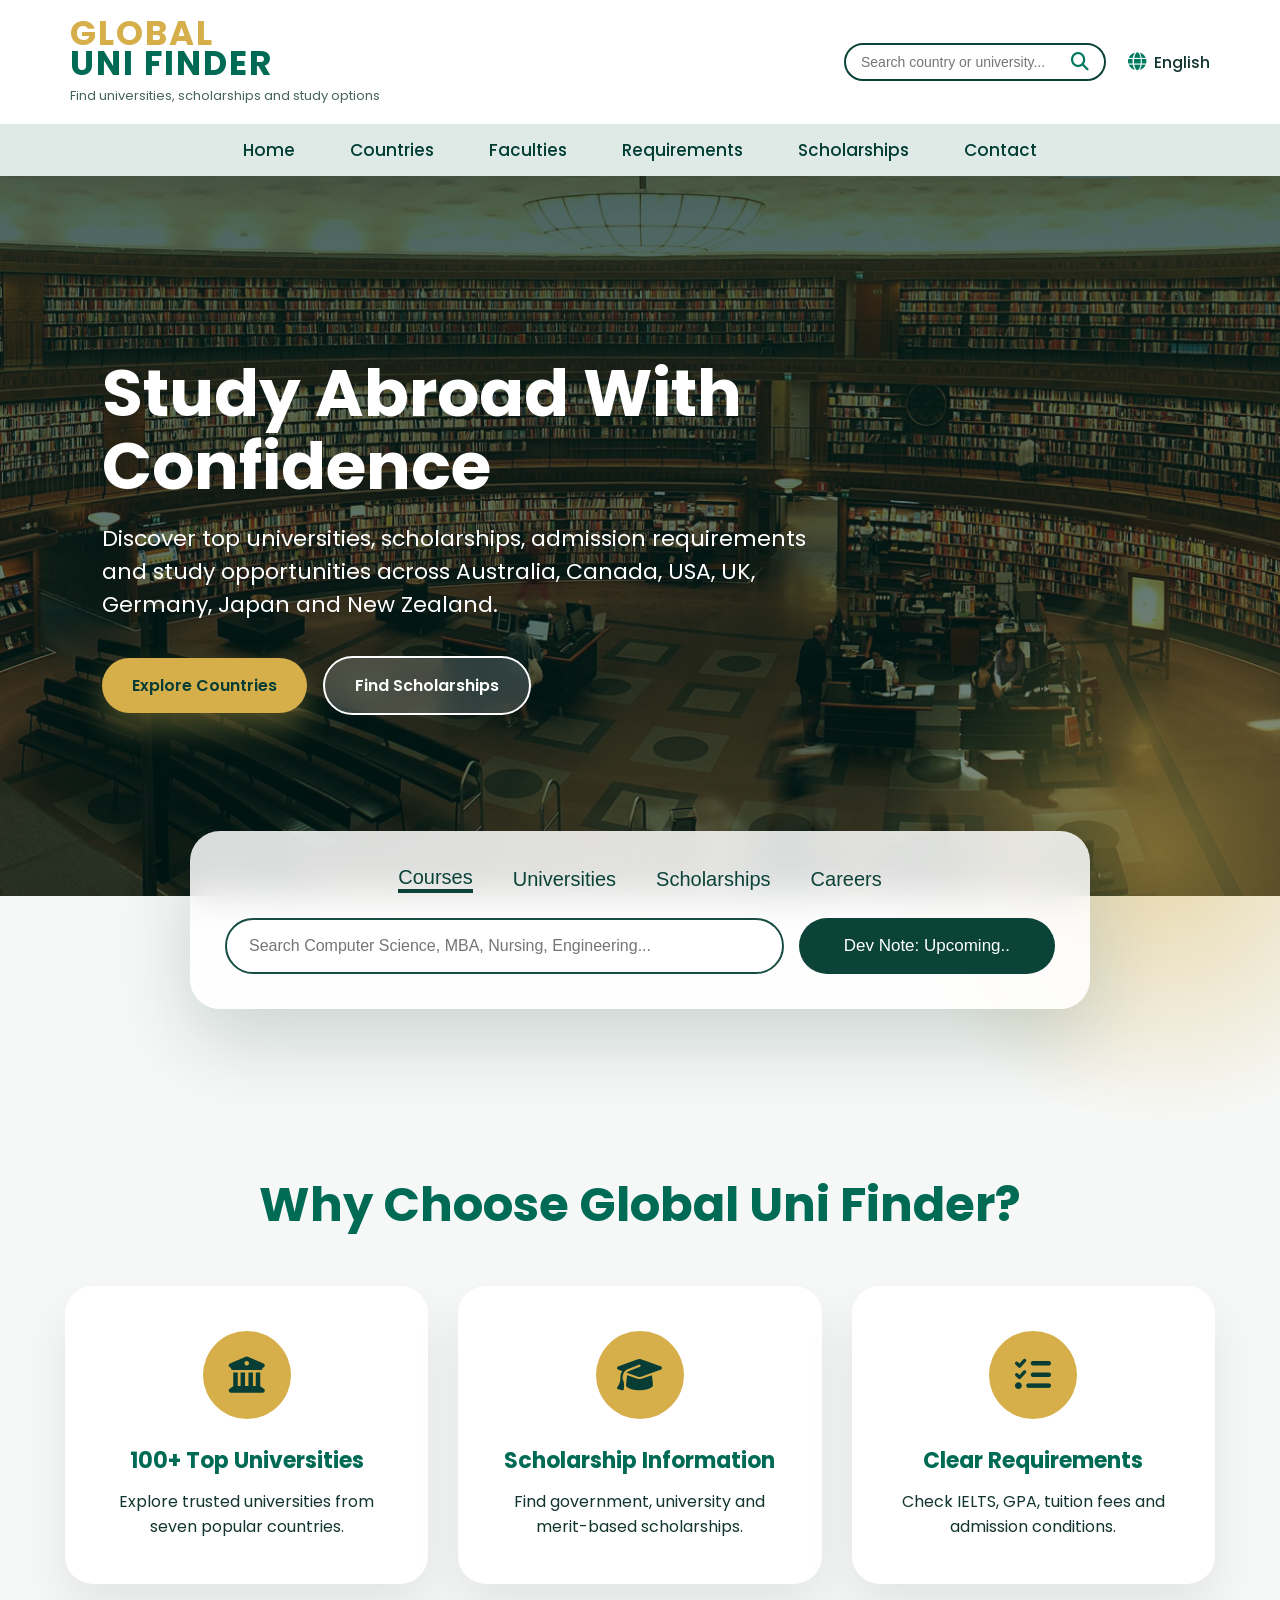
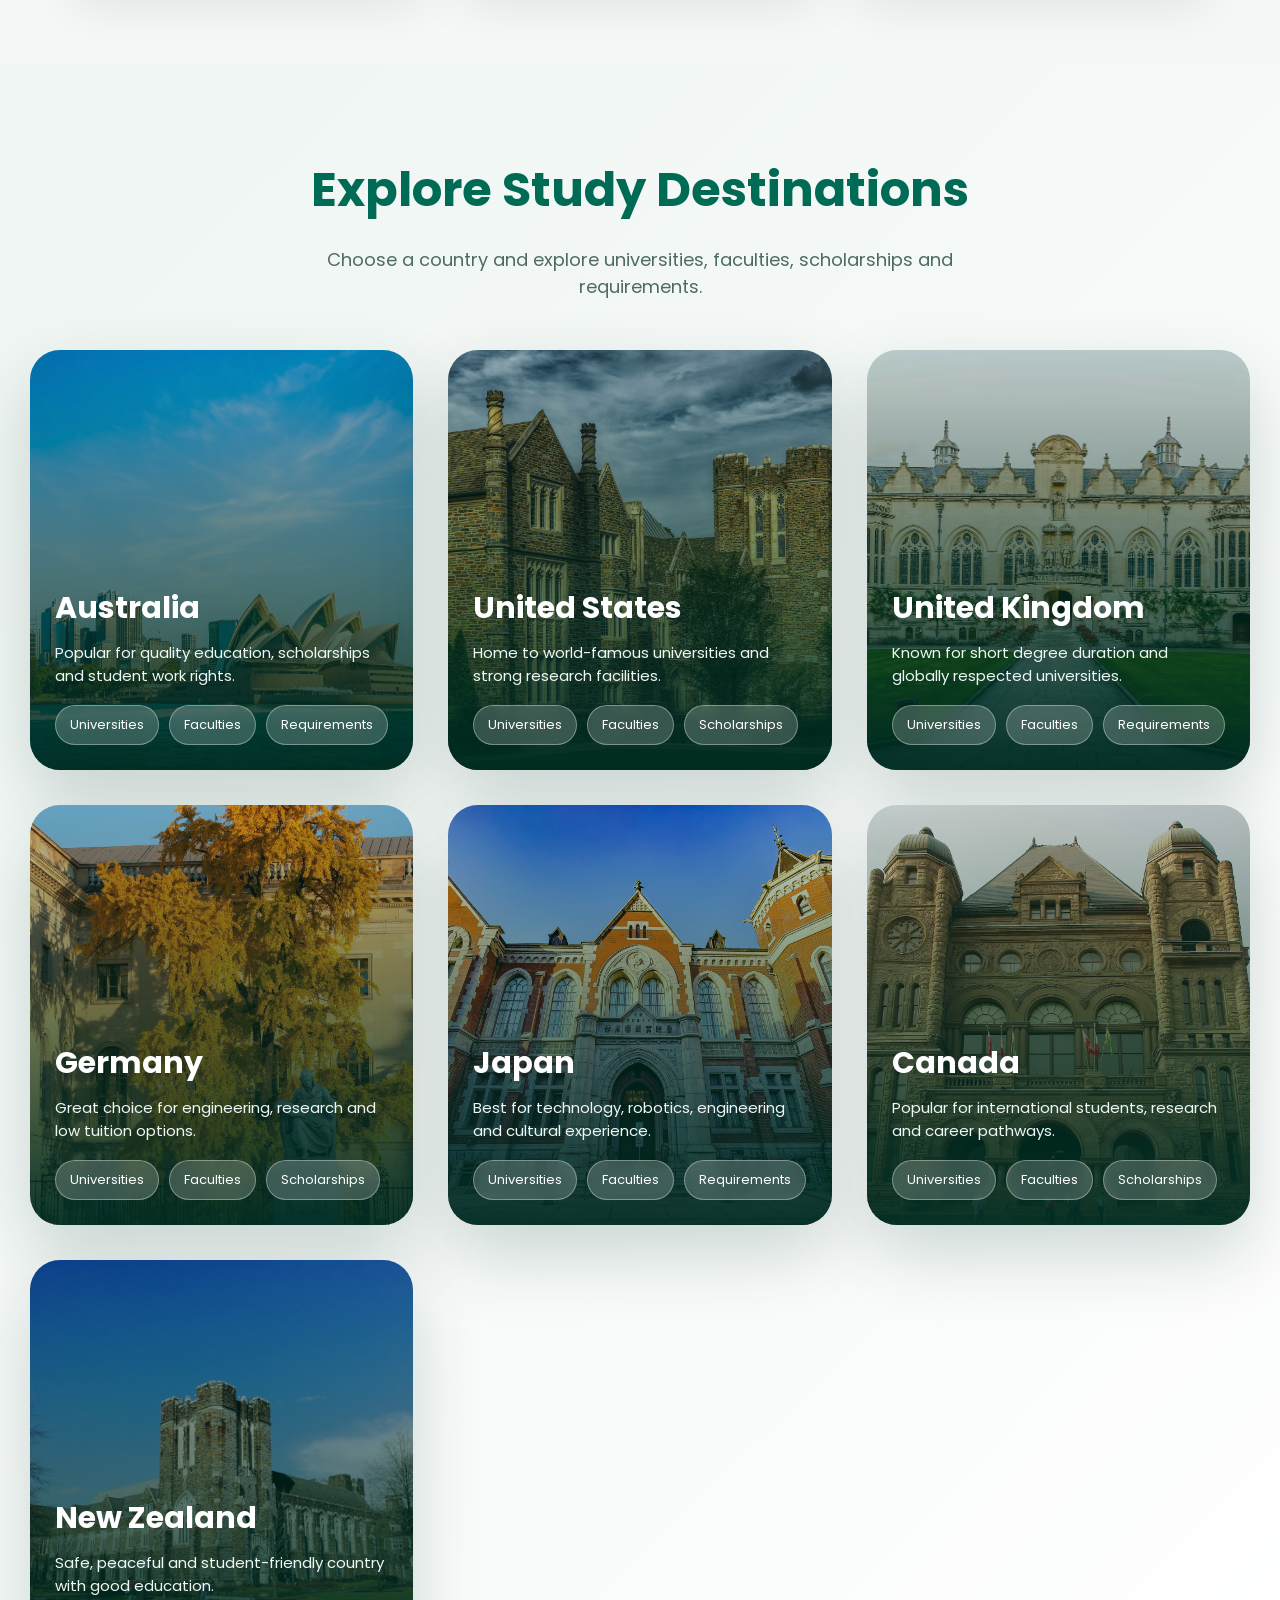
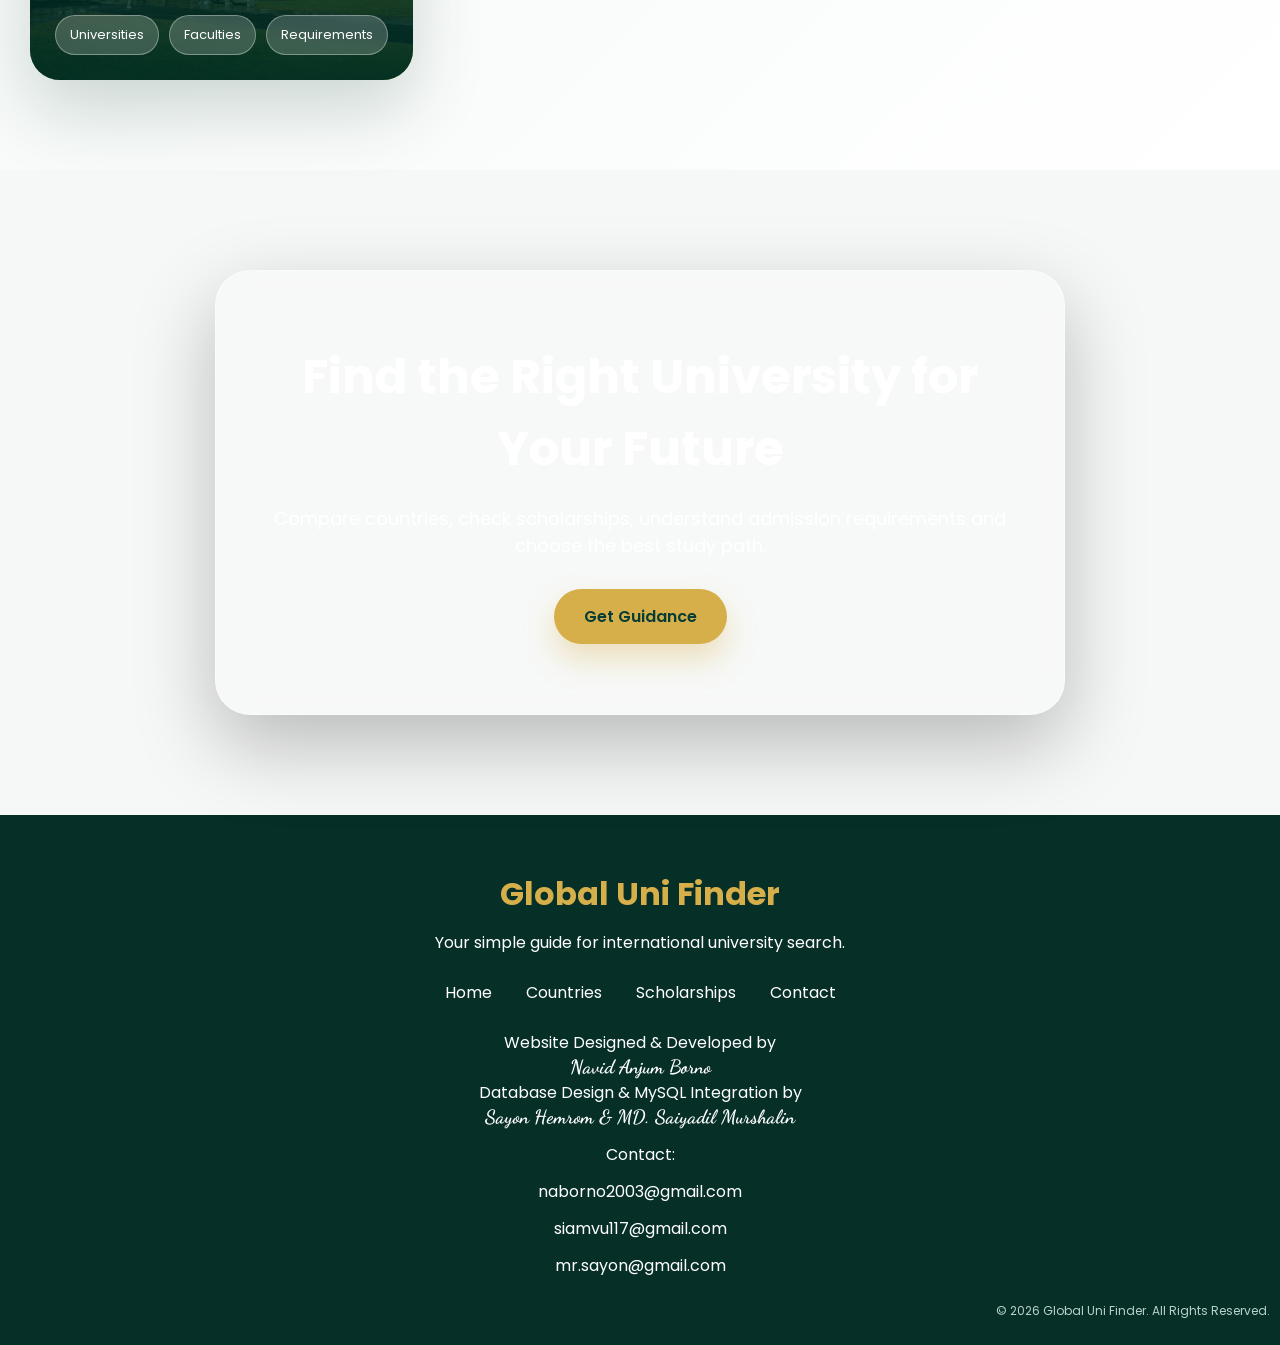
<file: index.html>
<!DOCTYPE html>
<html lang="en">
    <head>
        <meta charset="UTF-8">
        <meta name="viewport" content="width=device-width, initial-scale=1.0">
        <title>Global Uni Finder</title>

        <link rel="stylesheet" href="style.css">

        <!-- Icons -->
        <link rel="stylesheet"
            href="https://cdnjs.cloudflare.com/ajax/libs/font-awesome/6.5.0/css/all.min.css">

        <!-- Google Font -->
        <link
            href="https://fonts.googleapis.com/css2?family=Poppins:wght@400;500;600;700&display=swap"
            rel="stylesheet">

        <link
            href="https://fonts.googleapis.com/css2?family=Dancing+Script&display=swap"
            rel="stylesheet">
        <link
            href="https://fonts.googleapis.com/css2?family=Great+Vibes&display=swap"
            rel="stylesheet">

    </head>

    <body>

        <!-- Header -->
        <header class="header">
            <div class="top-header">
                <div class="logo">
                    <h1>GLOBAL <span>UNI FINDER</span></h1>
                    <p>Find universities, scholarships and study options</p>
                </div>

                <div class="top-actions">
                    <div class="search-box">
                        <input type="text" placeholder="Search country or university...">
                        <i class="fa-solid fa-magnifying-glass"></i>
                    </div>

                    <div class="language">
                        <i class="fa-solid fa-globe"></i>
                        <span>English</span>
                    </div>
                </div>
            </div>

            <nav class="navbar">
                <a href="index.html">Home</a>
                <a href="#countries">Countries</a>
                <a href="pages/faculties.html">Faculties</a>
                <a href="pages/requirements.html">Requirements</a>
                <a href="pages/scholarships.html">Scholarships</a>
                <a href="pages/contact.html">Contact</a>
            </nav>
        </header>

        <!-- Hero Section -->
        <section class="hero">
            <div class="hero-content">
                <h2>Study Abroad With Confidence</h2>
                <p> Discover top universities, scholarships, admission
                    requirements and study opportunities across Australia,
                    Canada, USA, UK, Germany, Japan and New Zealand.
                </p>
                <div class="hero-buttons">
                    <a href="#countries" class="btn primary-btn">Explore
                        Countries</a>
                    <a href="pages/scholarships.html"
                        class="btn secondary-btn">Find Scholarships</a>
                </div>
            </div>
        </section>

        <!-- Search Section -->
        <section class="quick-search">
            <div class="tabs">
                <button>Courses</button>
                <button>Universities</button>
                <button>Scholarships</button>
                <button>Careers</button>
            </div>

            <div class="main-search">
                <input type="text"
                    placeholder="Search Computer Science, MBA, Nursing, Engineering...">
                <button>Dev Note: Upcoming..</button>
            </div>
        </section>

        <!-- Why Choose Section -->
        <section class="why-section">
            <h2>Why Choose Global Uni Finder?</h2>

            <div class="why-container">
                <div class="why-card">
                    <i class="fa-solid fa-building-columns"></i>
                    <h3>100+ Top Universities</h3>
                    <p>Explore trusted universities from seven popular
                        countries.</p>
                </div>

                <div class="why-card">
                    <i class="fa-solid fa-graduation-cap"></i>
                    <h3>Scholarship Information</h3>
                    <p>Find government, university and merit-based
                        scholarships.</p>
                </div>

                <div class="why-card">
                    <i class="fa-solid fa-list-check"></i>
                    <h3>Clear Requirements</h3>
                    <p>Check IELTS, GPA, tuition fees and admission
                        conditions.</p>
                </div>
            </div>
        </section>

        <!-- Countries Section -->
        <section class="countries-section" id="countries">
            <h2>Explore Study Destinations</h2>
            <p class="section-subtitle">Choose a country and explore
                universities, faculties, scholarships and requirements.</p>

            <div class="country-grid">

                <div class="country-card">
                    <img src="Image/australia2.jpg" alt="Australia">
                    <div class="country-info">
                        <h3>Australia</h3>
                        <p>Popular for quality education, scholarships and
                            student work rights.</p>
                        <div class="card-links">
                            <a href="pages/australia.html">Universities</a>
                            <a href="pages/faculties.html">Faculties</a>
                            <a href="pages/requirements.html">Requirements</a>
                        </div>
                    </div>
                </div>

                <div class="country-card">
                    <img src="Image/usa.jpg" alt="USA">
                    <div class="country-info">
                        <h3>United States</h3>
                        <p>Home to world-famous universities and strong research
                            facilities.</p>
                        <div class="card-links">
                            <a href="pages/usa.html">Universities</a>
                            <a href="pages/faculties.html">Faculties</a>
                            <a href="pages/scholarships.html">Scholarships</a>
                        </div>
                    </div>
                </div>

                <div class="country-card">
                    <img src="Image/uk.jpg" alt="UK">
                    <div class="country-info">
                        <h3>United Kingdom</h3>
                        <p>Known for short degree duration and globally
                            respected universities.</p>
                        <div class="card-links">
                            <a href="pages/uk.html">Universities</a>
                            <a href="pages/faculties.html">Faculties</a>
                            <a href="pages/requirements.html">Requirements</a>
                        </div>
                    </div>
                </div>

                <div class="country-card">
                    <img src="Image/germany.jpg" alt="Germany">
                    <div class="country-info">
                        <h3>Germany</h3>
                        <p>Great choice for engineering, research and low
                            tuition options.</p>
                        <div class="card-links">
                            <a href="pages/germany.html">Universities</a>
                            <a href="pages/faculties.html">Faculties</a>
                            <a href="pages/scholarships.html">Scholarships</a>
                        </div>
                    </div>
                </div>

                <div class="country-card">
                    <img src="Image/japan.webp" alt="Japan">
                    <div class="country-info">
                        <h3>Japan</h3>
                        <p>Best for technology, robotics, engineering and
                            cultural experience.</p>
                        <div class="card-links">
                            <a href="pages/japan.html">Universities</a>
                            <a href="pages/faculties.html">Faculties</a>
                            <a href="pages/requirements.html">Requirements</a>
                        </div>
                    </div>
                </div>

                <div class="country-card">
                    <img src="Image/canada.jpg" alt="Canada">
                    <div class="country-info">
                        <h3>Canada</h3>
                        <p>Popular for international students, research and
                            career pathways.</p>
                        <div class="card-links">
                            <a href="pages/canada.html">Universities</a>
                            <a href="pages/faculties.html">Faculties</a>
                            <a href="pages/scholarships.html">Scholarships</a>
                        </div>
                    </div>
                </div>

                <div class="country-card">
                    <img src="Image/new zealand.jpg" alt="New Zealand">
                    <div class="country-info">
                        <h3>New Zealand</h3>
                        <p>Safe, peaceful and student-friendly country with good
                            education.</p>
                        <div class="card-links">
                            <a href="pages/newzealand.html">Universities</a>
                            <a href="pages/faculties.html">Faculties</a>
                            <a href="pages/requirements.html">Requirements</a>
                        </div>
                    </div>
                </div>

            </div>
        </section>

        <!-- Featured Section -->
        <section class="feature-section">
            <div class="feature-box">
                <h2>Find the Right University for Your Future</h2>
                <p>Compare countries, check scholarships, understand admission
                    requirements and choose the best study path.</p>
                <a href="pages/contact.html" class="btn primary-btn">Get
                    Guidance</a>
            </div>
        </section>

        <!-- Footer -->
        <footer class="footer">
            <div class="footer-content">
                <h2>Global Uni Finder</h2>
                <p>Your simple guide for international university search.</p>

                <div class="footer-links">
                    <a href="index.html">Home</a>
                    <a href="#countries">Countries</a>
                    <a href="pages/scholarships.html">Scholarships</a>
                    <a href="pages/contact.html">Contact</a>
                </div>

                
                <p class="creator">
                    Website Designed & Developed by <br>
                    <b id="member">Navid Anjum Borno</b><br>
                    Database Design & MySQL Integration by <br>
                    <b id="member">Sayon Hemrom & MD. Saiyadil Murshalin</b>
                    <br>
                </p>
                
                Contact: 
                <div class="creator-email">
                    <p id="member-email">naborno2003@gmail.com</p>
                    <p id="member-email">siamvu117@gmail.com</p>
                    <p id="member-email">mr.sayon@gmail.com</p>
                </div>
                
                <p class="copyright">
                    © 2026 Global Uni Finder. All Rights Reserved.
                </p>
            </div>
        </footer>

        <script src="script.js"></script>

    </body>
</html>
</file>
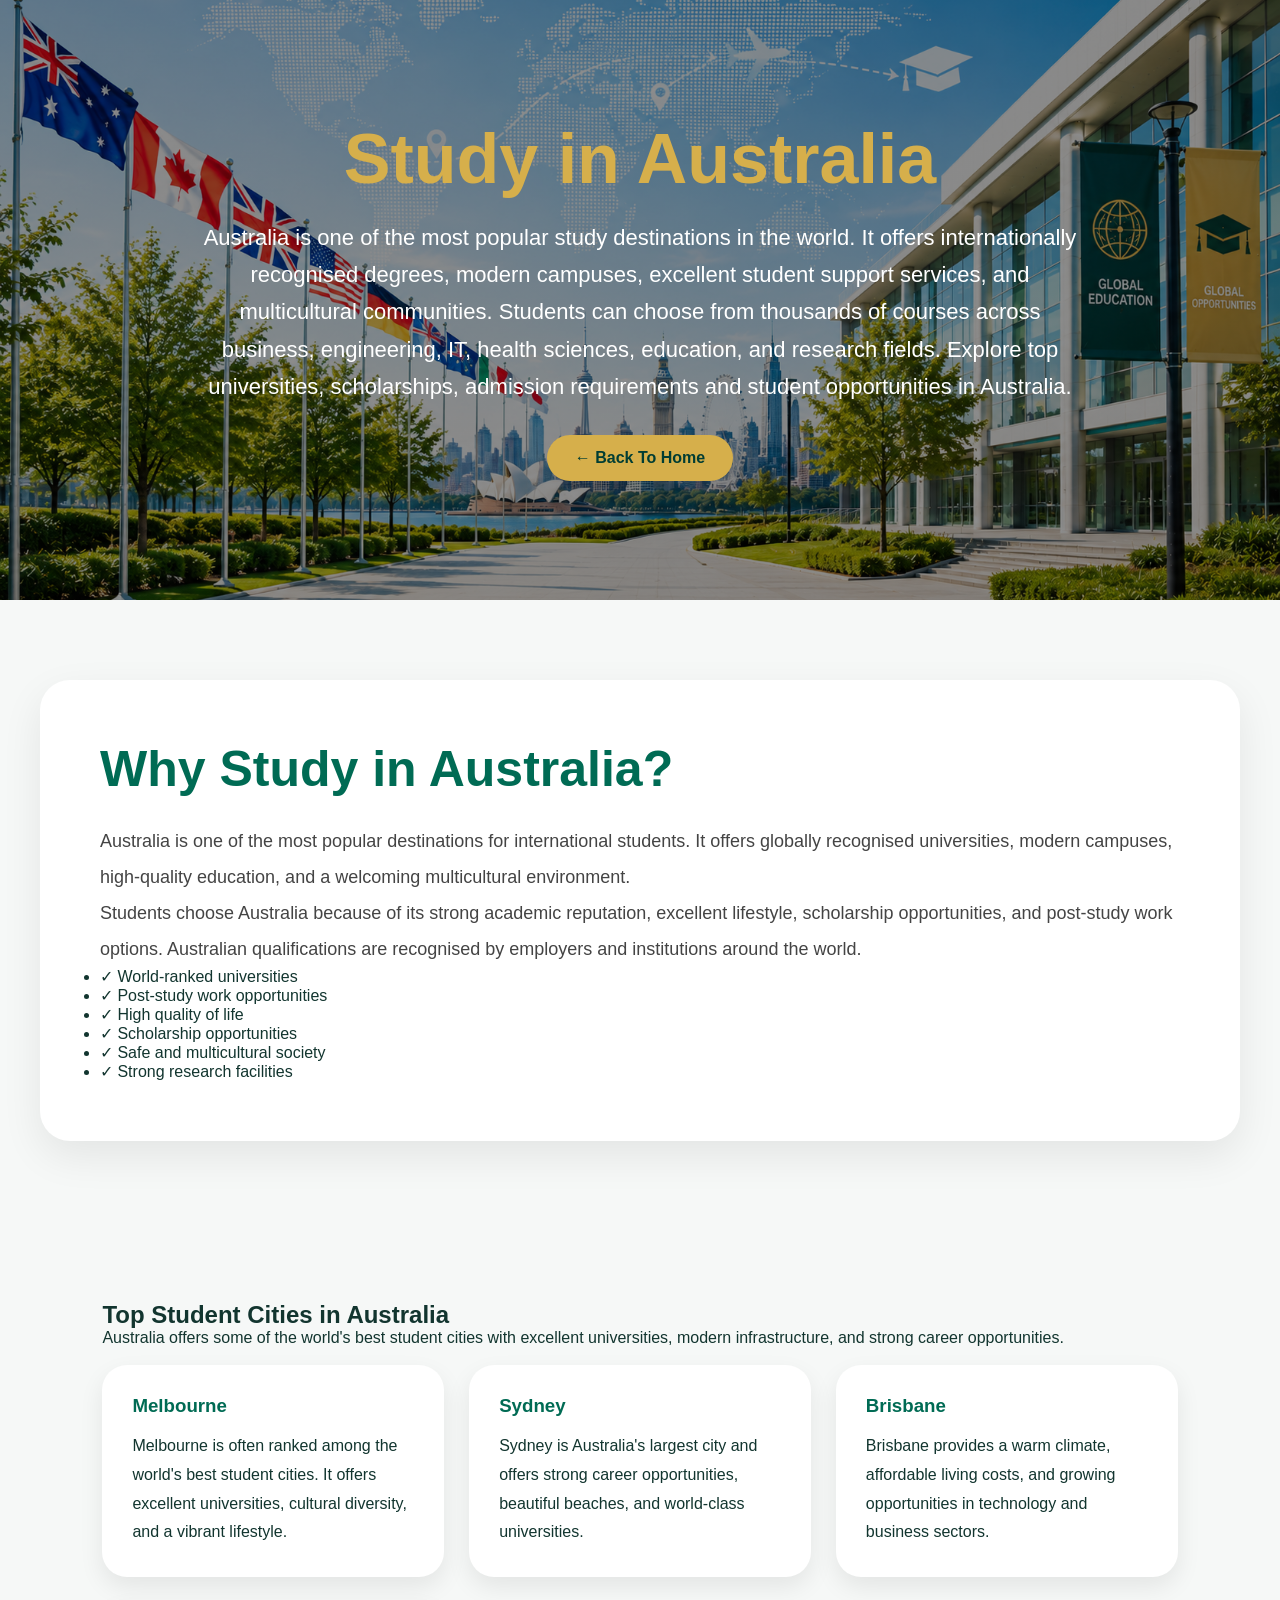
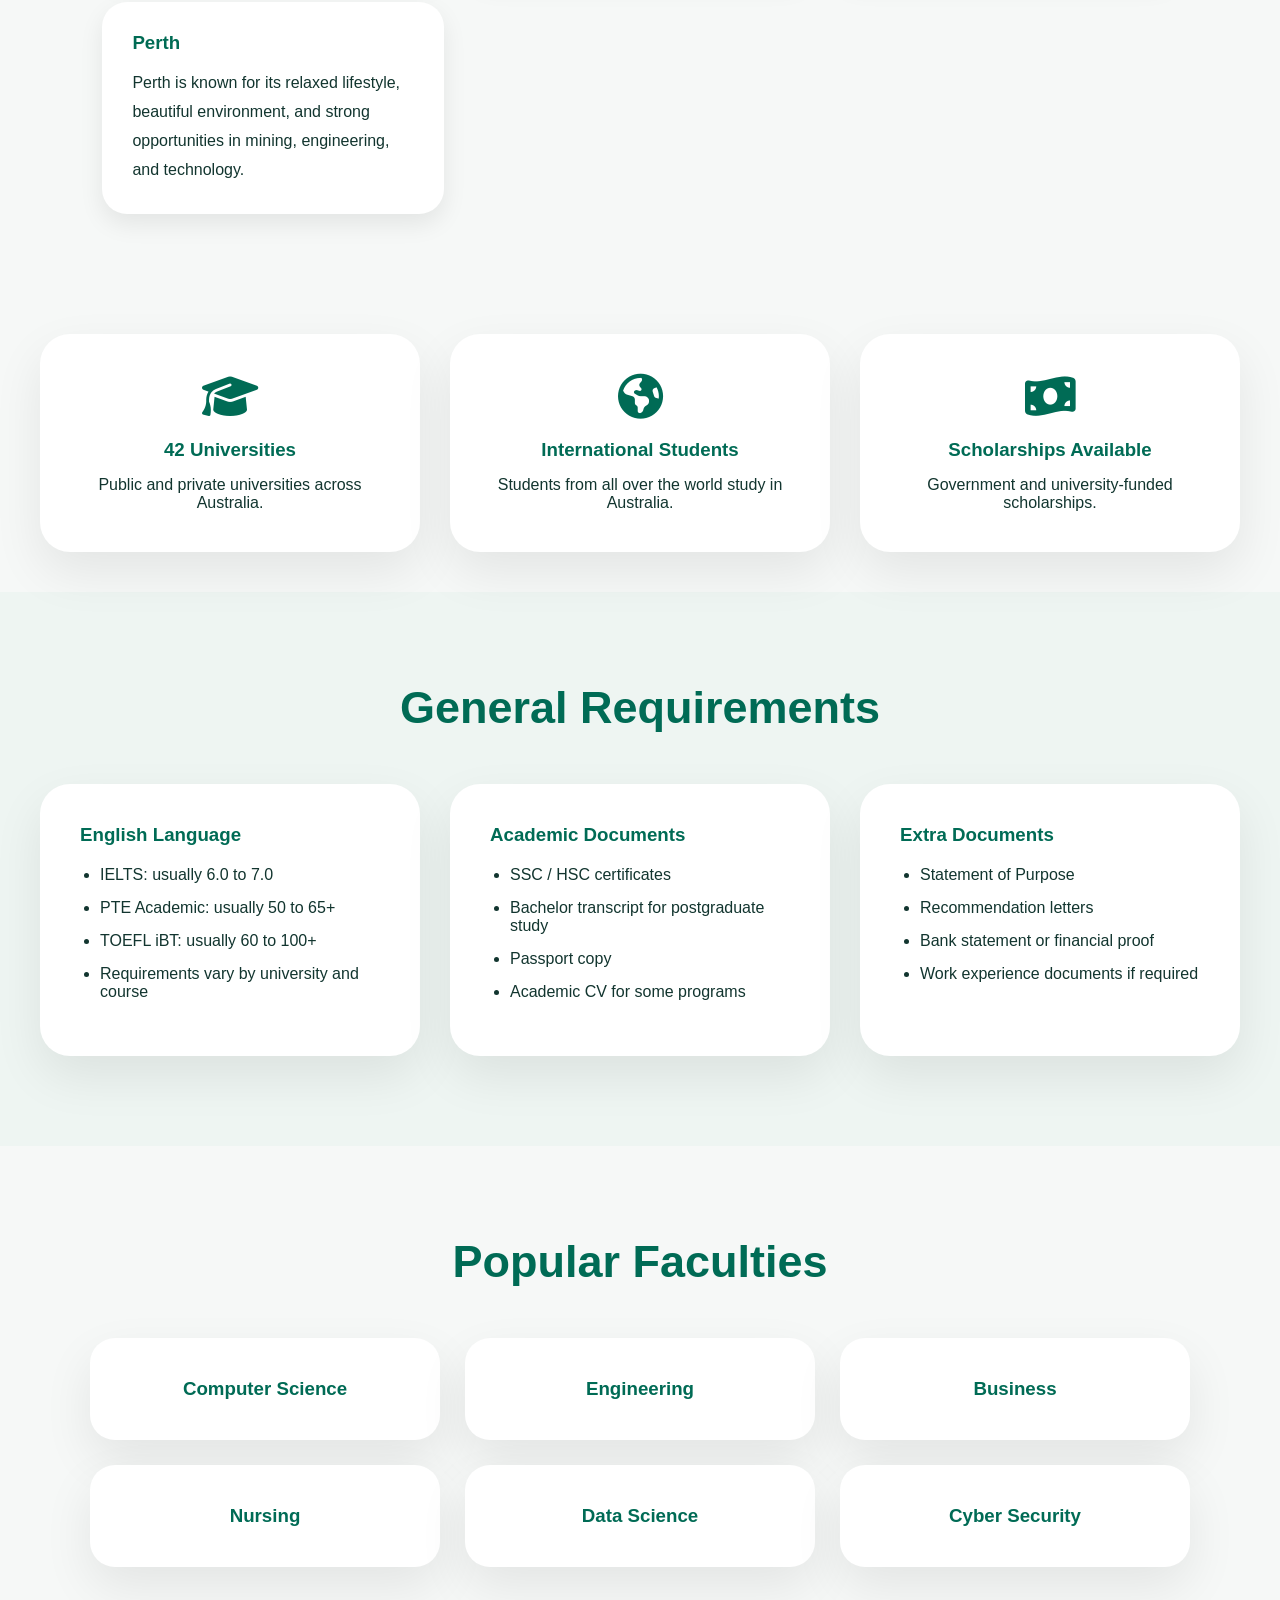
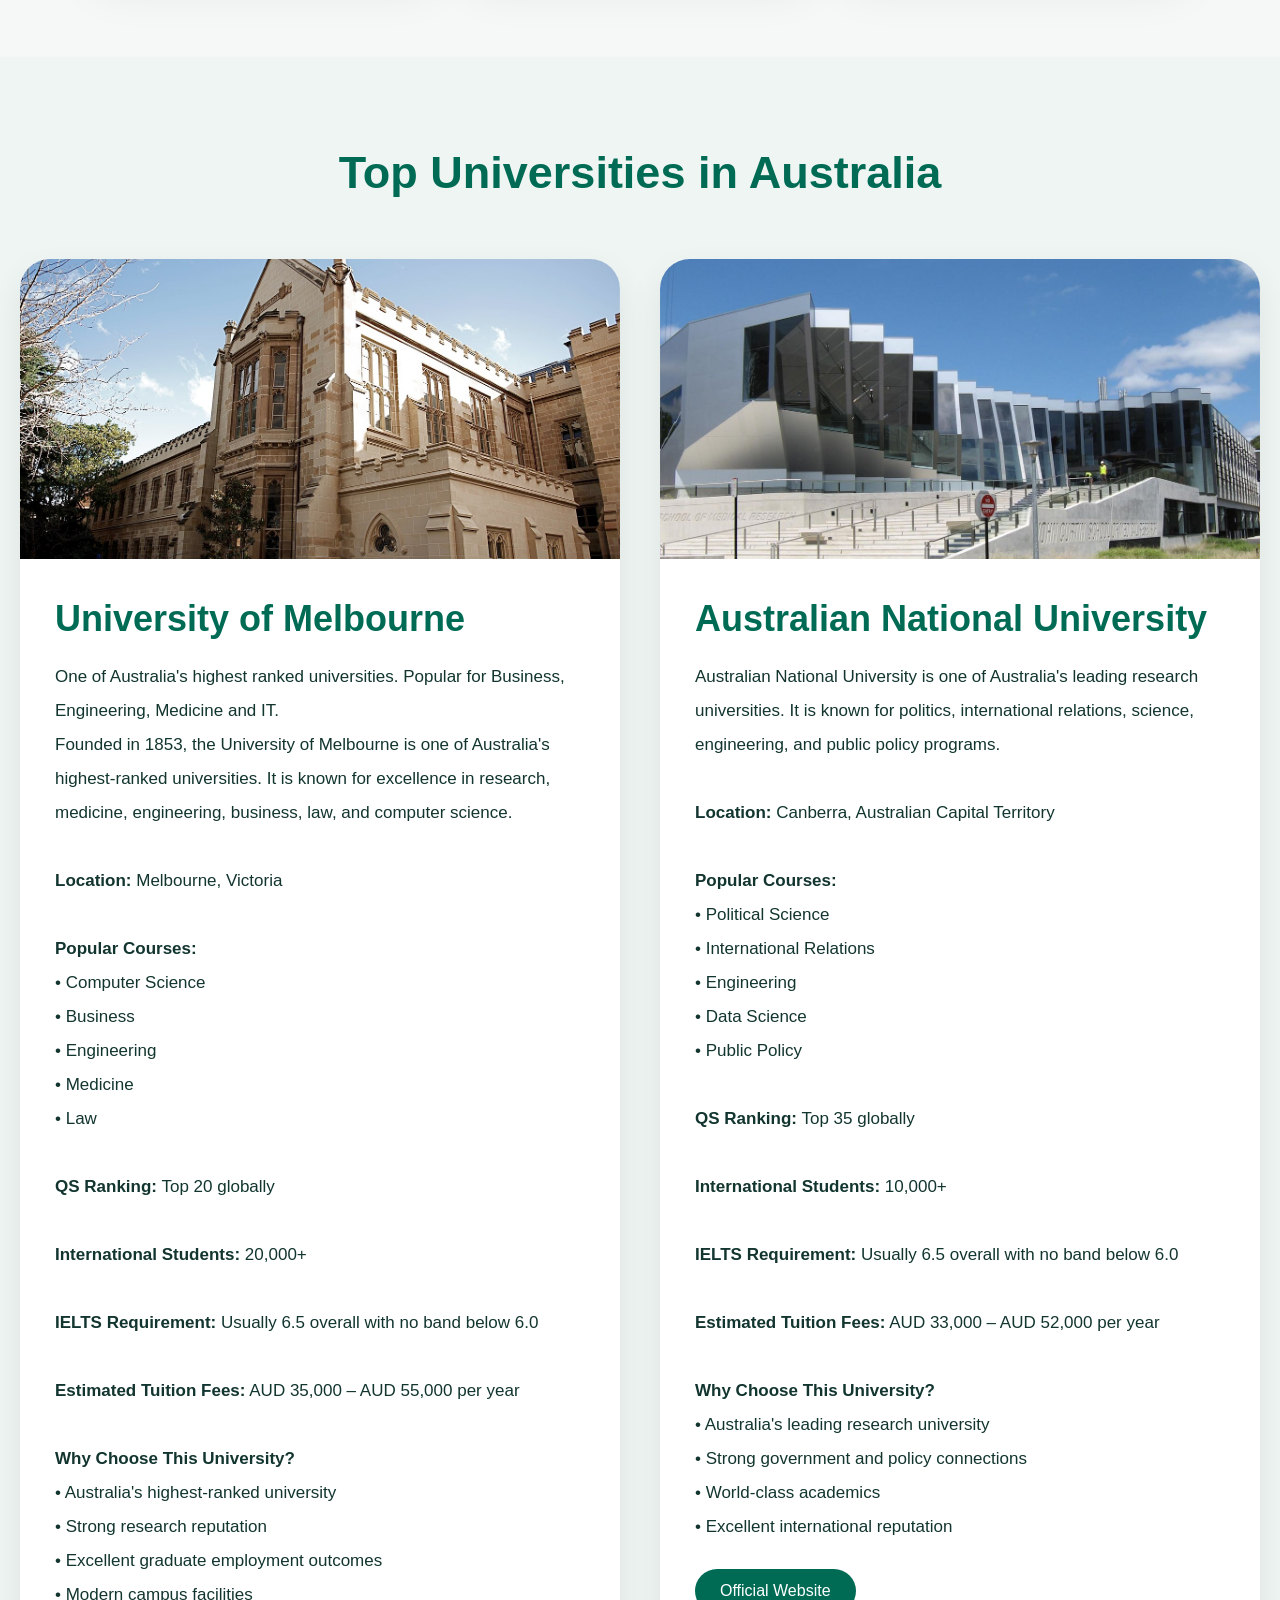
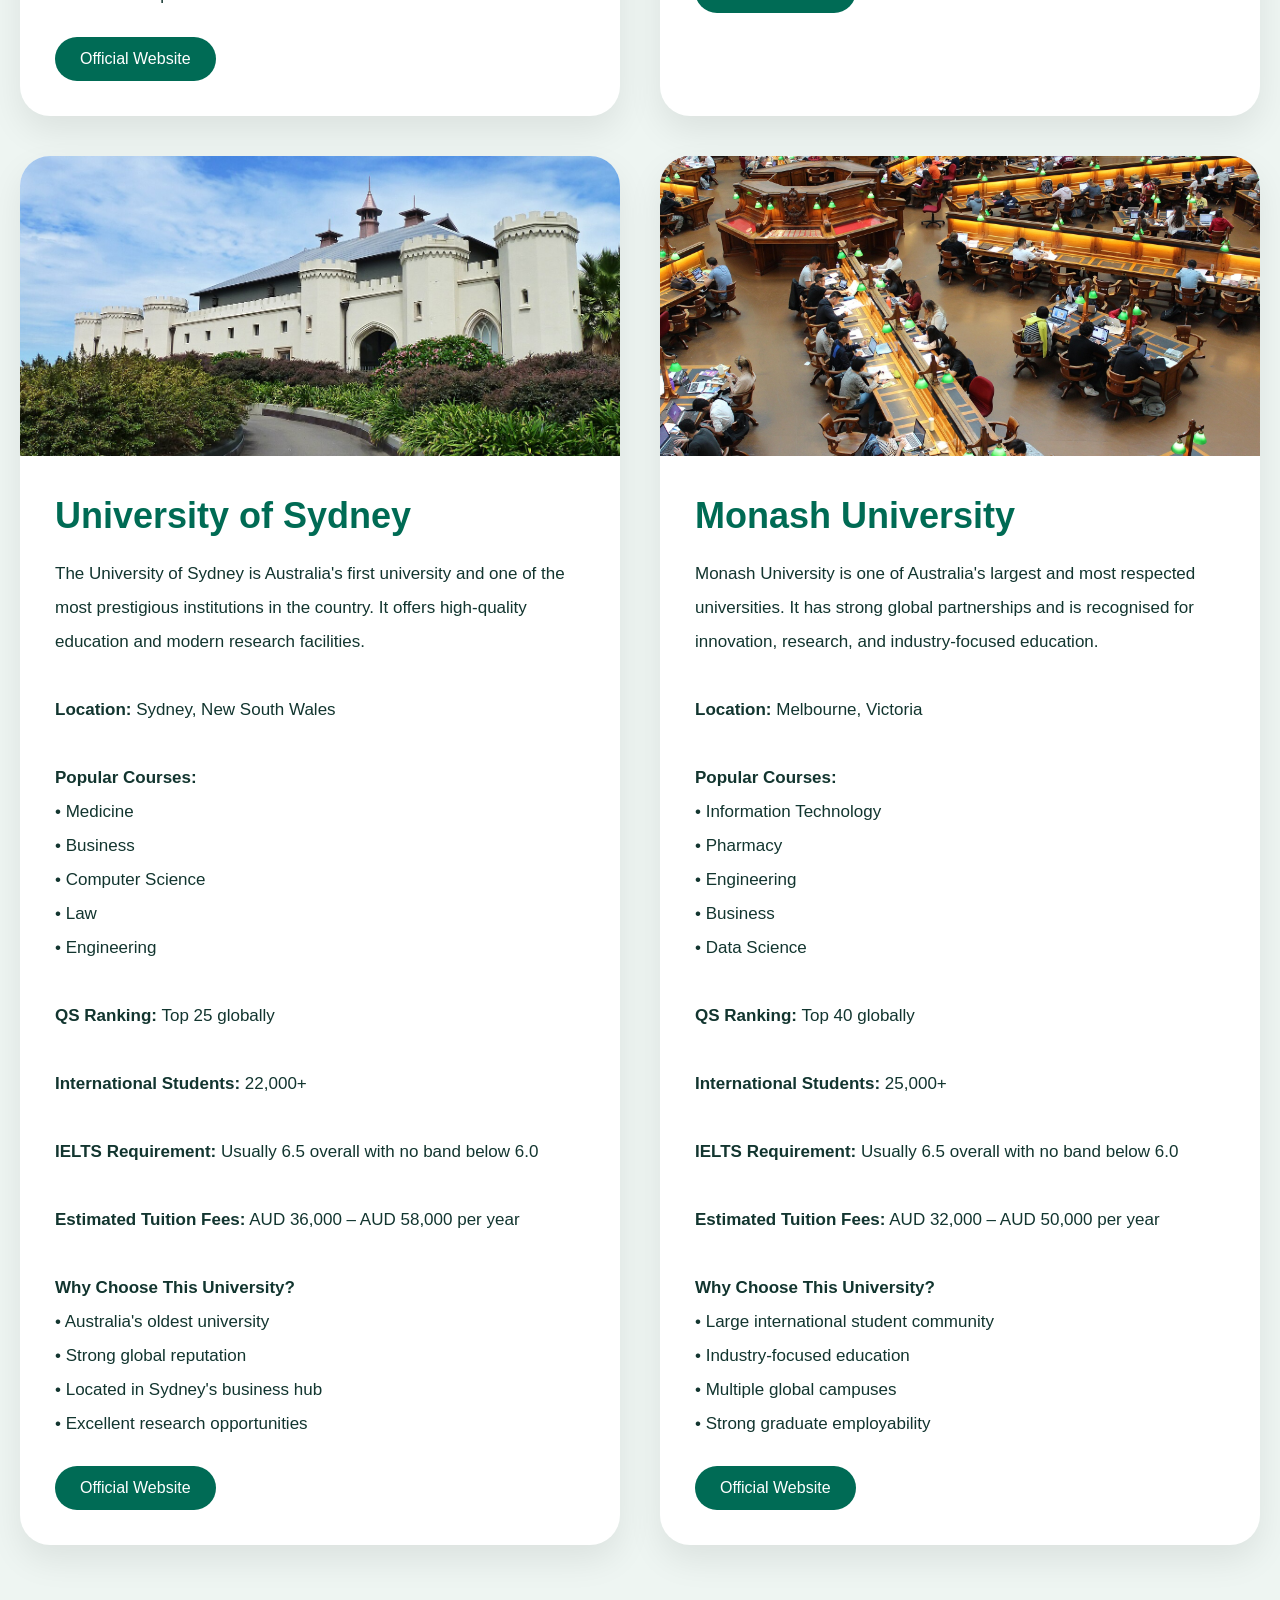
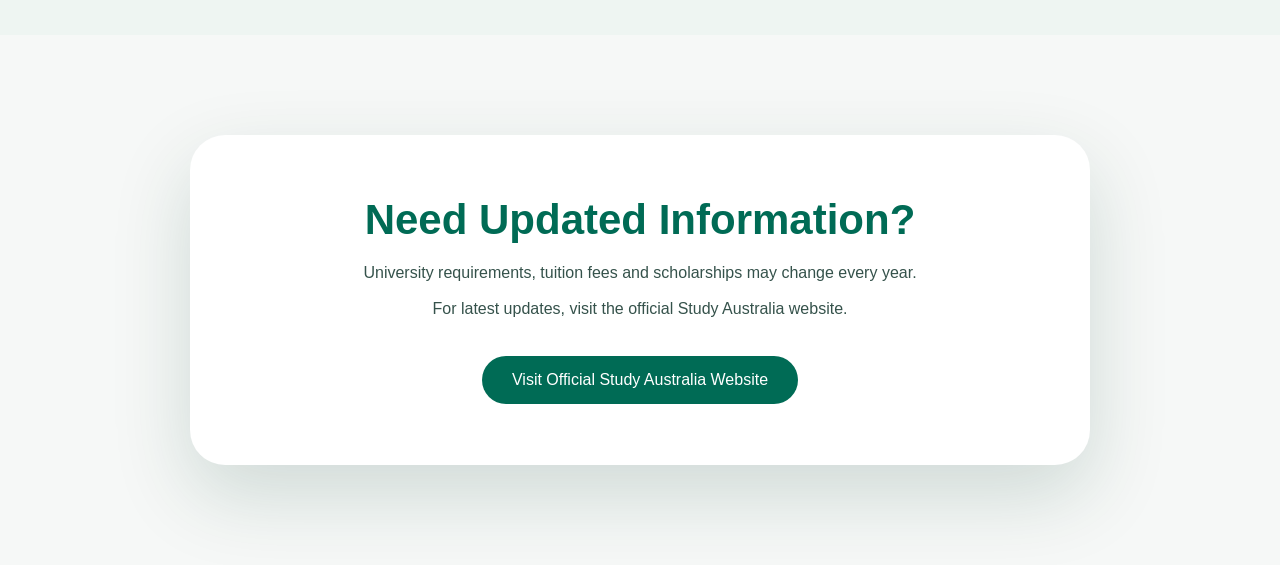
<file: pages/australia.html>
<!DOCTYPE html>
<html lang="en">

<head>
    <meta charset="UTF-8">
    <meta name="viewport" content="width=device-width, initial-scale=1.0">
    <title>Study in Australia | Global Uni Finder</title>

    <link rel="stylesheet" href="../style.css">
    <link rel="stylesheet" href="country.css">

    <link rel="stylesheet"
        href="https://cdnjs.cloudflare.com/ajax/libs/font-awesome/6.5.0/css/all.min.css">
</head>

<body>

    <!-- Top Banner -->

    <section class="country-hero">

    <div class="country-overlay">

            <h1>Study in Australia</h1>

            <p>

Australia is one of the most popular study destinations in the world.
It offers internationally recognised degrees, modern campuses,
excellent student support services, and multicultural communities.
Students can choose from thousands of courses across business,
engineering, IT, health sciences, education, and research fields.
                Explore top universities, scholarships, admission requirements
                and student opportunities in Australia.
            </p>

            <a href="../index.html" class="back-btn">
                ← Back To Home
            </a>

        </div>

    </section>

    <!-- Country Intro -->

    <section class="country-intro">

    <div class="intro-box">

        <h2>Why Study in Australia?</h2>

        <p>
            Australia is one of the most popular destinations for international
            students. It offers globally recognised universities, modern campuses,
            high-quality education, and a welcoming multicultural environment.
        </p>

        <p>
            Students choose Australia because of its strong academic reputation,
            excellent lifestyle, scholarship opportunities, and post-study work
            options. Australian qualifications are recognised by employers and
            institutions around the world.
        </p>

        <ul>
            <li>✓ World-ranked universities</li>
            <li>✓ Post-study work opportunities</li>
            <li>✓ High quality of life</li>
            <li>✓ Scholarship opportunities</li>
            <li>✓ Safe and multicultural society</li>
            <li>✓ Strong research facilities</li>
        </ul>

    </div>

</section>

<section class="cities-section">

    <div class="cities-box">

        <h2>Top Student Cities in Australia</h2>

        <p class="cities-intro">
            Australia offers some of the world's best student cities with excellent
            universities, modern infrastructure, and strong career opportunities.
        <br><br></p>

        <div class="city-grid">

            <div class="city-card">
                <h3>Melbourne</h3>
                <p>
                    Melbourne is often ranked among the world's best student cities.
                    It offers excellent universities, cultural diversity, and a vibrant lifestyle.
                </p>
            </div>

            <div class="city-card">
                <h3>Sydney</h3>
                <p>
                    Sydney is Australia's largest city and offers strong career
                    opportunities, beautiful beaches, and world-class universities.
                </p>
            </div>

            <div class="city-card">
                <h3>Brisbane</h3>
                <p>
                    Brisbane provides a warm climate, affordable living costs,
                    and growing opportunities in technology and business sectors.
                </p>
            </div>

            <div class="city-card">
                <h3>Perth</h3>
                <p>
                    Perth is known for its relaxed lifestyle, beautiful environment,
                    and strong opportunities in mining, engineering, and technology.
                </p>
            </div>

        </div>

    </div>

</section>

    <!-- Quick Info -->

    <section class="quick-info">

        <div class="quick-card">
            <i class="fa-solid fa-graduation-cap"></i>
            <h3>42 Universities</h3>
            <p>Public and private universities across Australia.</p>
        </div>

        <div class="quick-card">
            <i class="fa-solid fa-earth-americas"></i>
            <h3>International Students</h3>
            <p>Students from all over the world study in Australia.</p>
        </div>

        <div class="quick-card">
            <i class="fa-solid fa-money-bill-wave"></i>
            <h3>Scholarships Available</h3>
            <p>Government and university-funded scholarships.</p>
        </div>

    </section>

    <!-- Requirements -->

    <section class="requirements-section">

    <h2>General Requirements</h2>

    <div class="requirement-grid">

        <div class="requirement-box">

            <h3>English Language</h3>

            <ul>
                <li>IELTS: usually 6.0 to 7.0</li>
                <li>PTE Academic: usually 50 to 65+</li>
                <li>TOEFL iBT: usually 60 to 100+</li>
                <li>Requirements vary by university and course</li>
            </ul>

        </div>

        <div class="requirement-box">

            <h3>Academic Documents</h3>

            <ul>
                <li>SSC / HSC certificates</li>
                <li>Bachelor transcript for postgraduate study</li>
                <li>Passport copy</li>
                <li>Academic CV for some programs</li>
            </ul>

        </div>

        <div class="requirement-box">

            <h3>Extra Documents</h3>

            <ul>
                <li>Statement of Purpose</li>
                <li>Recommendation letters</li>
                <li>Bank statement or financial proof</li>
                <li>Work experience documents if required</li>
            </ul>

        </div>

    </div>

</section>

    <!-- Popular Faculties -->

    <section class="faculty-section">

        <h2>Popular Faculties</h2>

        <div class="faculty-grid">

            <div class="faculty-card">
                <h3>Computer Science</h3>
            </div>

            <div class="faculty-card">
                <h3>Engineering</h3>
            </div>

            <div class="faculty-card">
                <h3>Business</h3>
            </div>

            <div class="faculty-card">
                <h3>Nursing</h3>
            </div>

            <div class="faculty-card">
                <h3>Data Science</h3>
            </div>

            <div class="faculty-card">
                <h3>Cyber Security</h3>
            </div>

        </div>

    </section>

    <!-- Universities -->

    <section class="universities-section">

        <h2>Top Universities in Australia</h2>

        <div class="university-grid">

            <!-- University 1 -->

            <div class="university-card">

                <img src="../Image/Melbourne_University.jpg">

                <div class="university-content">

                    <h3>University of Melbourne</h3>

                    <p>
                        One of Australia's highest ranked universities.
                        Popular for Business, Engineering, Medicine and IT. <br>
                        
<p>
Founded in 1853, the University of Melbourne is one of Australia's
highest-ranked universities. It is known for excellence in research,
medicine, engineering, business, law, and computer science. <br><br>

<b>Location:</b> Melbourne, Victoria <br><br>

<b>Popular Courses:</b><br>
• Computer Science <br>
• Business <br>
• Engineering <br>
• Medicine <br>
• Law <br><br>

<b>QS Ranking:</b> Top 20 globally <br><br>

<b>International Students:</b> 20,000+ <br><br>

<b>IELTS Requirement:</b> Usually 6.5 overall with no band below 6.0 <br><br>

<b>Estimated Tuition Fees:</b> AUD 35,000 – AUD 55,000 per year <br><br>

<b>Why Choose This University?</b><br>
• Australia's highest-ranked university <br>
• Strong research reputation <br>
• Excellent graduate employment outcomes <br>
• Modern campus facilities <br>
</p>

                    <div class="uni-buttons">

                        <a href="https://www.unimelb.edu.au/" target="_blank">
                            Official Website
                        </a>

                    </div>

                </div>

            </div>

            <!-- University 2 -->

            <div class="university-card">

                <img src="../Image/ANU.jpg">

                <div class="university-content">

                    <h3>Australian National University</h3>

                    <p>
Australian National University is one of Australia's leading research
universities. It is known for politics, international relations,
science, engineering, and public policy programs. <br><br>

<b>Location:</b> Canberra, Australian Capital Territory <br><br>

<b>Popular Courses:</b><br>
• Political Science <br>
• International Relations <br>
• Engineering <br>
• Data Science <br>
• Public Policy <br><br>

<b>QS Ranking:</b> Top 35 globally <br><br>

<b>International Students:</b> 10,000+ <br><br>

<b>IELTS Requirement:</b> Usually 6.5 overall with no band below 6.0 <br><br>

<b>Estimated Tuition Fees:</b> AUD 33,000 – AUD 52,000 per year <br><br>

<b>Why Choose This University?</b><br>
• Australia's leading research university <br>
• Strong government and policy connections <br>
• World-class academics <br>
• Excellent international reputation <br>
</p>

                    <div class="uni-buttons">

                        <a href="https://www.anu.edu.au/" target="_blank">
                            Official Website
                        </a>

                    </div>

                </div>

            </div>

            <!-- University 3 -->

            <div class="university-card">

                <img src="../Image/sydny_uni.jpg">

                <div class="university-content">

                    <h3>University of Sydney</h3>

                    <p>
The University of Sydney is Australia's first university and one of the
most prestigious institutions in the country. It offers high-quality
education and modern research facilities. <br><br>

<b>Location:</b> Sydney, New South Wales <br><br>

<b>Popular Courses:</b><br>
• Medicine <br>
• Business <br>
• Computer Science <br>
• Law <br>
• Engineering <br><br>

<b>QS Ranking:</b> Top 25 globally <br><br>

<b>International Students:</b> 22,000+ <br><br>

<b>IELTS Requirement:</b> Usually 6.5 overall with no band below 6.0 <br><br>

<b>Estimated Tuition Fees:</b> AUD 36,000 – AUD 58,000 per year <br><br>

<b>Why Choose This University?</b><br>
• Australia's oldest university <br>
• Strong global reputation <br>
• Located in Sydney's business hub <br>
• Excellent research opportunities <br>
</p>

                    <div class="uni-buttons">

                        <a href="https://www.sydney.edu.au/" target="_blank">
                            Official Website
                        </a>

                    </div>

                </div>

            </div>

            <!-- University 4 -->

            <div class="university-card">

                <img src="../Image/australia.jpg">

                <div class="university-content">

                    <h3>Monash University</h3>

                    <p>
Monash University is one of Australia's largest and most respected
universities. It has strong global partnerships and is recognised for
innovation, research, and industry-focused education. <br><br>

<b>Location:</b> Melbourne, Victoria <br><br>

<b>Popular Courses:</b><br>
• Information Technology <br>
• Pharmacy <br>
• Engineering <br>
• Business <br>
• Data Science <br><br>

<b>QS Ranking:</b> Top 40 globally <br><br>

<b>International Students:</b> 25,000+ <br><br>

<b>IELTS Requirement:</b> Usually 6.5 overall with no band below 6.0 <br><br>

<b>Estimated Tuition Fees:</b> AUD 32,000 – AUD 50,000 per year <br><br>

<b>Why Choose This University?</b><br>
• Large international student community <br>
• Industry-focused education <br>
• Multiple global campuses <br>
• Strong graduate employability <br>
</p>

                    <div class="uni-buttons">

                        <a href="https://www.monash.edu/" target="_blank">
                            Official Website
                        </a>

                    </div>

                </div>

            </div>

        </div>

    </section>

    <!-- Official Update -->

    <section class="official-section">

        <div class="official-box">

            <h2>Need Updated Information?</h2>

            <p>
                University requirements, tuition fees and scholarships
                may change every year.
            </p>

            <p>
                For latest updates, visit the official Study Australia website.
            </p>

            <a href="https://www.studyaustralia.gov.au/" target="_blank">
                Visit Official Study Australia Website
            </a>

        </div>

    </section>

</body>

</html>
</file>
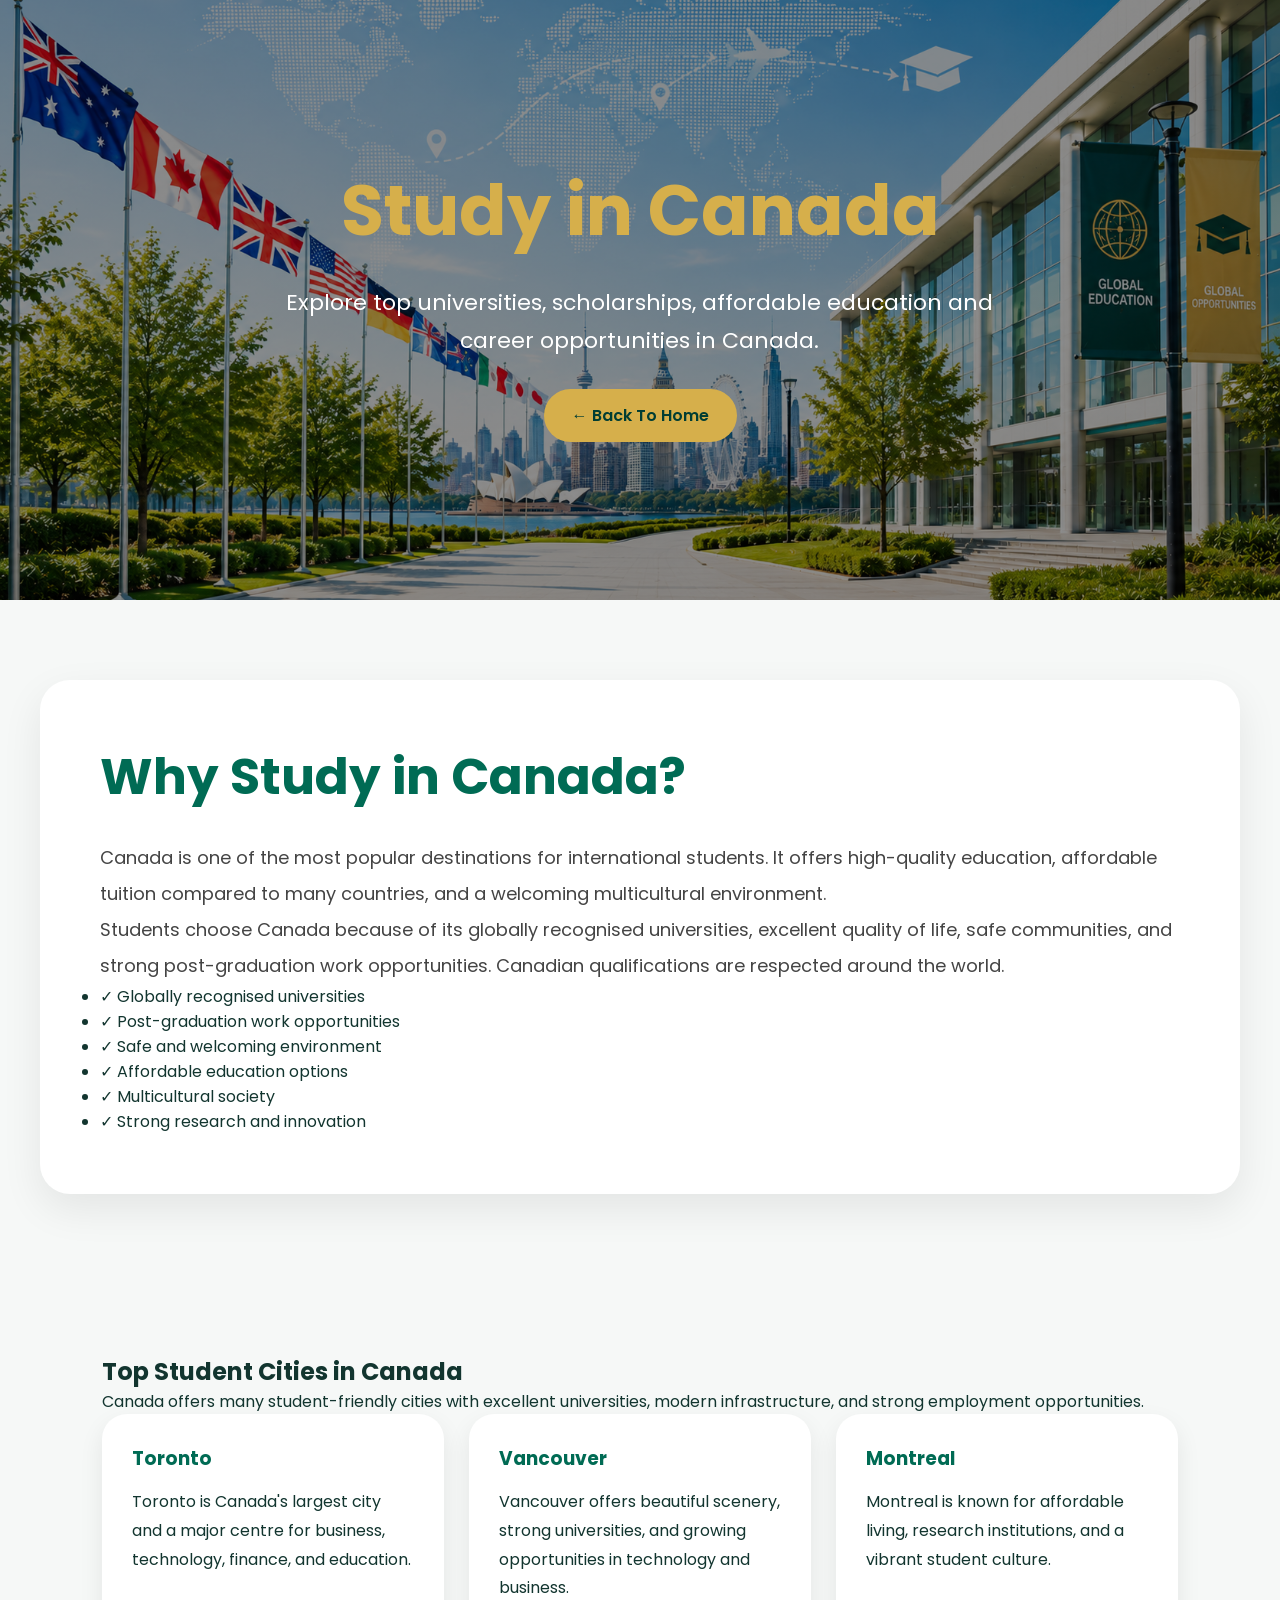
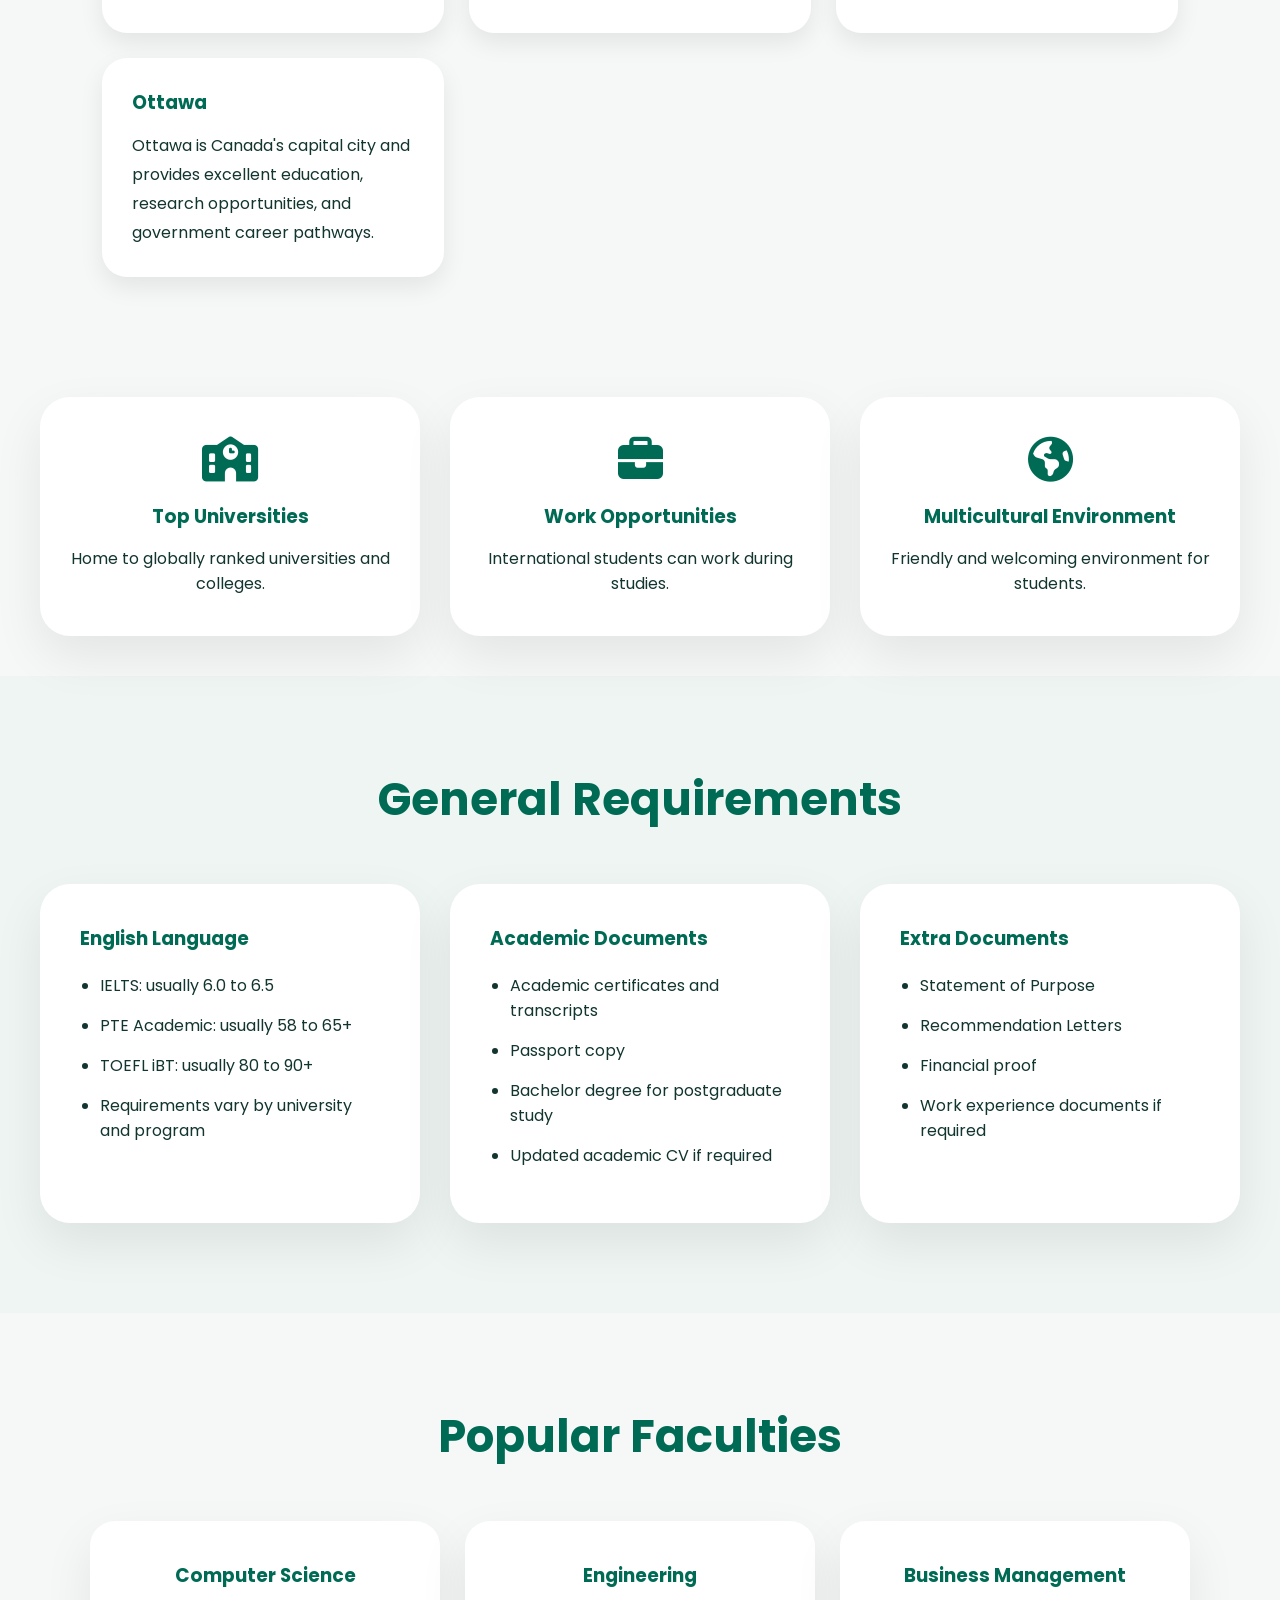
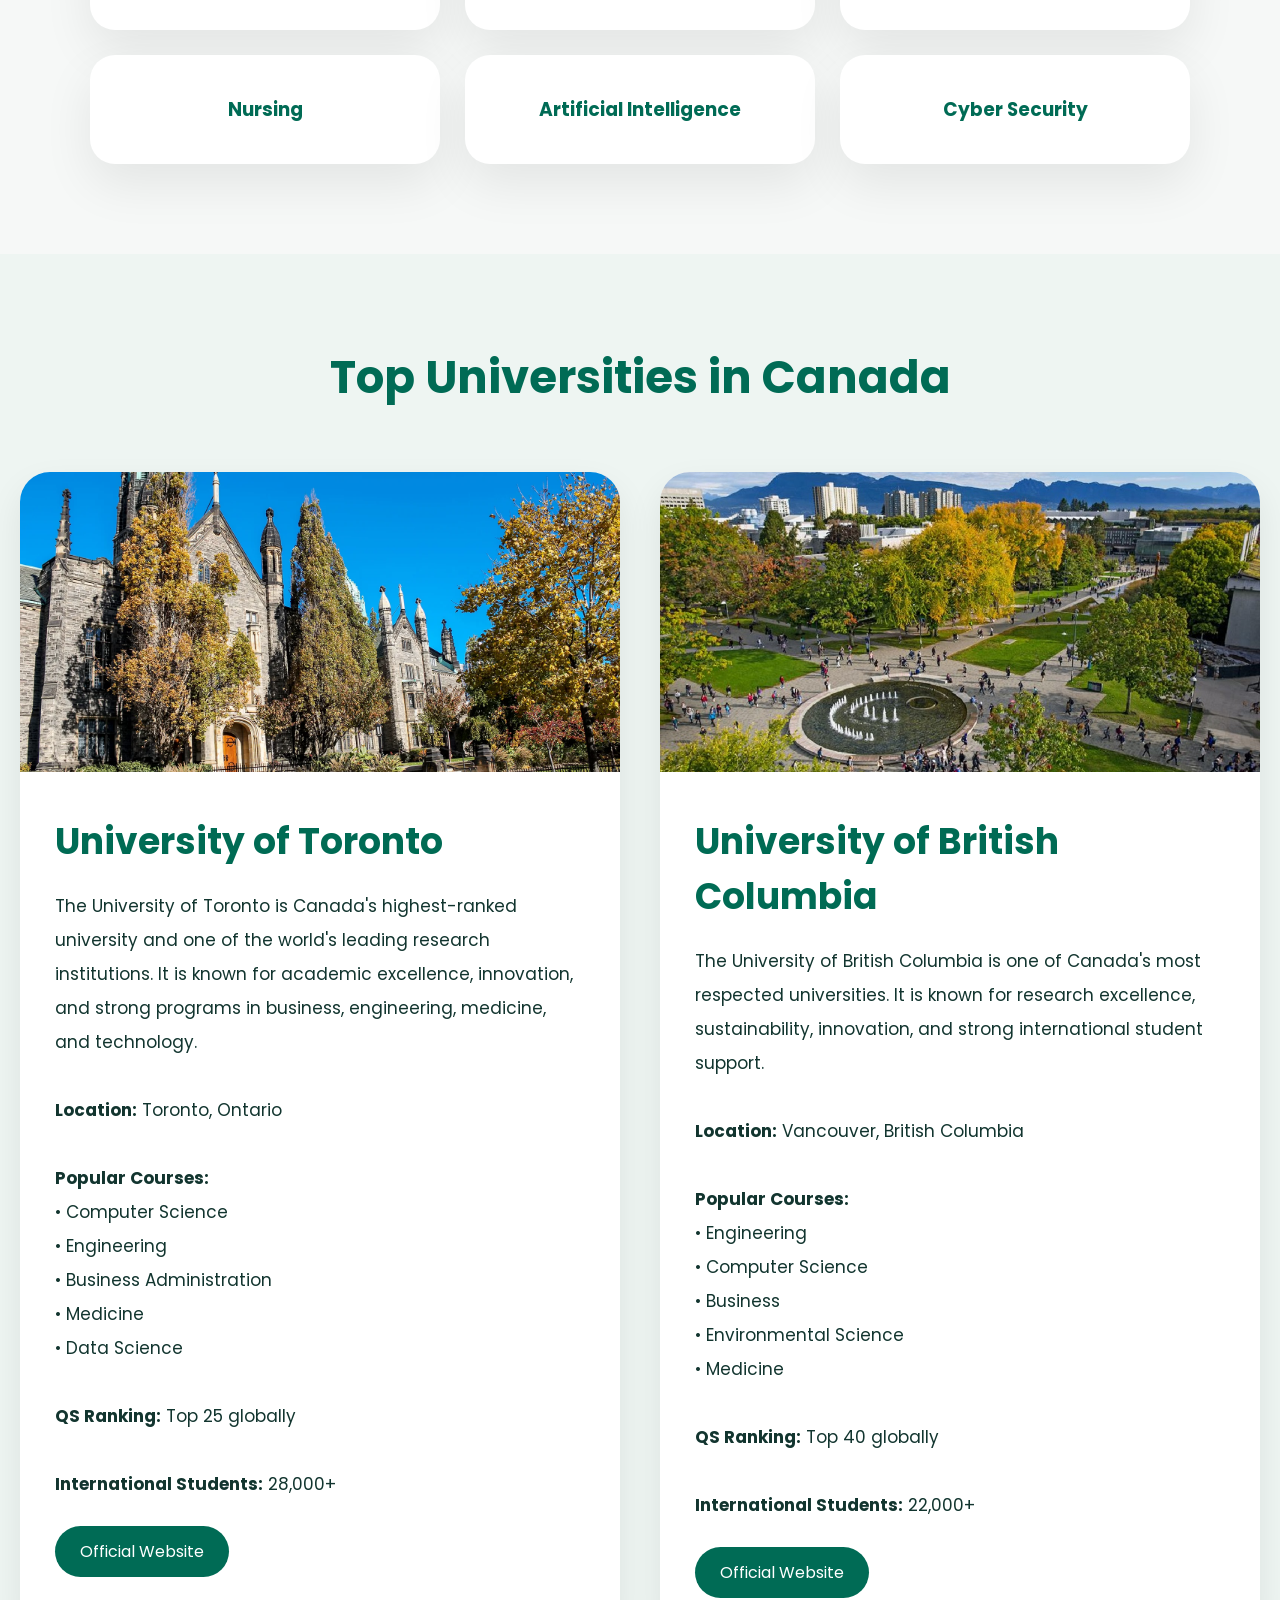
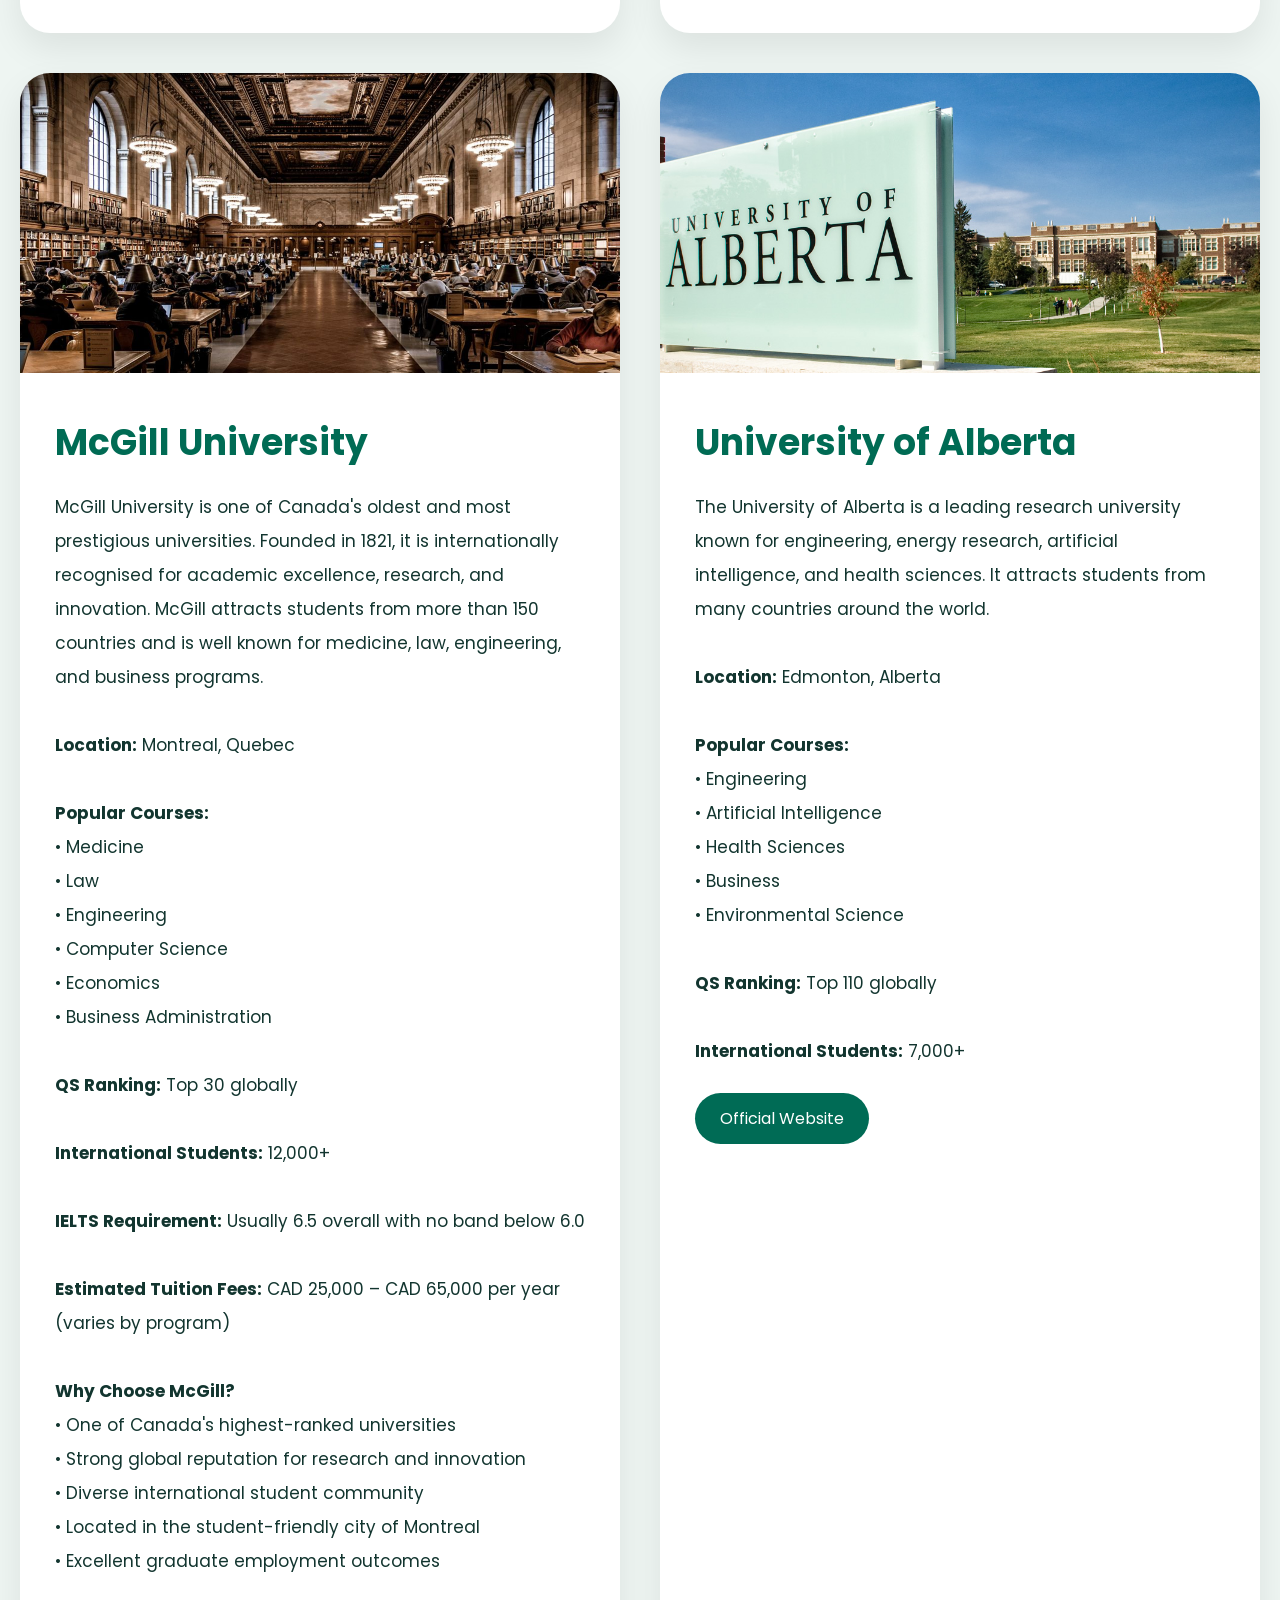
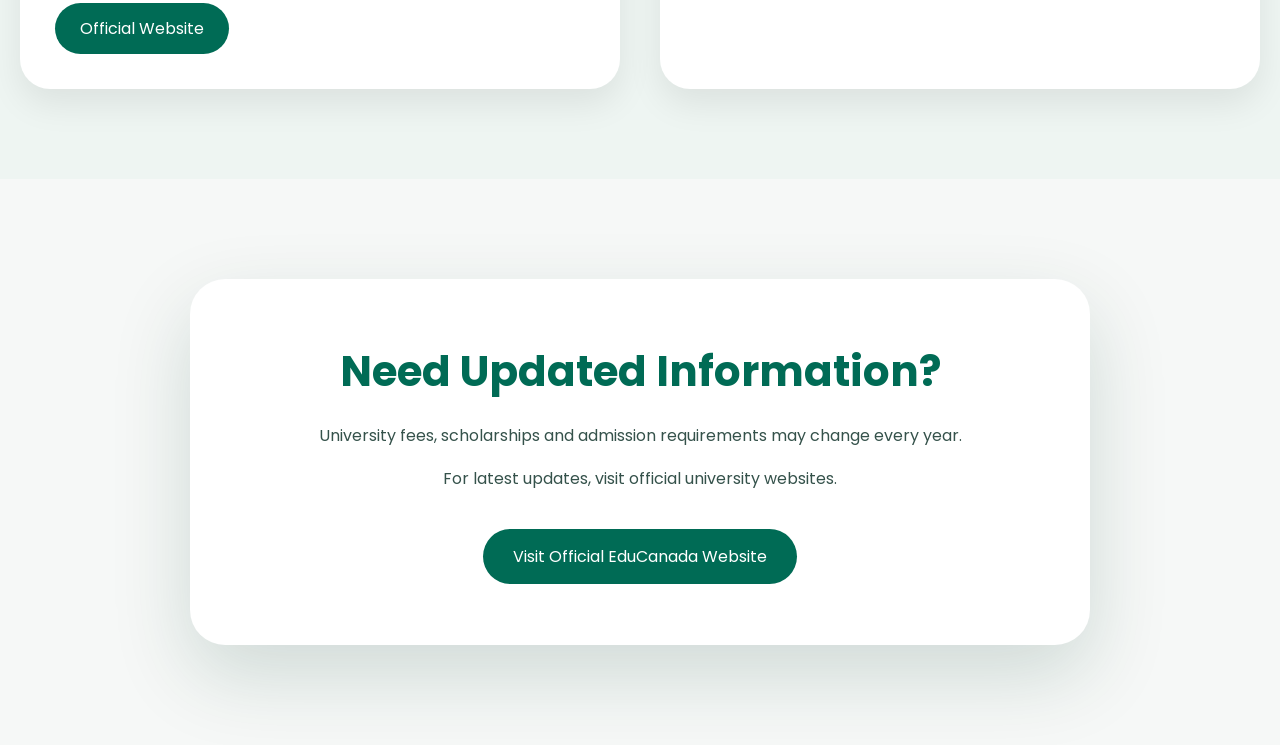
<file: pages/canada.html>
<!DOCTYPE html>
<html lang="en">

<head>
    <meta charset="UTF-8">
    <meta name="viewport" content="width=device-width, initial-scale=1.0">

    <title>Study in Canada | Global Uni Finder</title>

    <link rel="stylesheet" href="../style.css">
    <link rel="stylesheet" href="country.css">

    <link rel="stylesheet"
    href="https://cdnjs.cloudflare.com/ajax/libs/font-awesome/6.5.0/css/all.min.css">

    <link href="https://fonts.googleapis.com/css2?family=Poppins:wght@400;500;600;700&display=swap"
    rel="stylesheet">

</head>

<body>

    <!-- HERO -->

    <section class="country-hero">

        <div class="country-overlay">

            <h1>Study in Canada</h1>

            <p>
                Explore top universities, scholarships,
                affordable education and career opportunities in Canada.
            </p>

            <a href="../index.html" class="back-btn">
                ← Back To Home
            </a>

        </div>

    </section>

    <!-- INTRO -->

    <section class="country-intro">

    <div class="intro-box">

        <h2>Why Study in Canada?</h2>

        <p>
            Canada is one of the most popular destinations for international students.
            It offers high-quality education, affordable tuition compared to many countries,
            and a welcoming multicultural environment.
        </p>

        <p>
            Students choose Canada because of its globally recognised universities,
            excellent quality of life, safe communities, and strong post-graduation
            work opportunities. Canadian qualifications are respected around the world.
        </p>

        <ul>
            <li>✓ Globally recognised universities</li>
            <li>✓ Post-graduation work opportunities</li>
            <li>✓ Safe and welcoming environment</li>
            <li>✓ Affordable education options</li>
            <li>✓ Multicultural society</li>
            <li>✓ Strong research and innovation</li>
        </ul>

    </div>

</section>

<section class="cities-section">

    <div class="cities-box">

        <h2>Top Student Cities in Canada</h2>

        <p class="cities-intro">
            Canada offers many student-friendly cities with excellent universities,
            modern infrastructure, and strong employment opportunities.
        </p>

        <div class="city-grid">

            <div class="city-card">
                <h3>Toronto</h3>
                <p>
                    Toronto is Canada's largest city and a major centre for business,
                    technology, finance, and education.
                </p>
            </div>

            <div class="city-card">
                <h3>Vancouver</h3>
                <p>
                    Vancouver offers beautiful scenery, strong universities,
                    and growing opportunities in technology and business.
                </p>
            </div>

            <div class="city-card">
                <h3>Montreal</h3>
                <p>
                    Montreal is known for affordable living, research institutions,
                    and a vibrant student culture.
                </p>
            </div>

            <div class="city-card">
                <h3>Ottawa</h3>
                <p>
                    Ottawa is Canada's capital city and provides excellent education,
                    research opportunities, and government career pathways.
                </p>
            </div>

        </div>

    </div>

</section>

    <!-- QUICK INFO -->

    <section class="quick-info">

        <div class="quick-card">

            <i class="fa-solid fa-school"></i>

            <h3>Top Universities</h3>

            <p>
                Home to globally ranked universities and colleges.
            </p>

        </div>

        <div class="quick-card">

            <i class="fa-solid fa-briefcase"></i>

            <h3>Work Opportunities</h3>

            <p>
                International students can work during studies.
            </p>

        </div>

        <div class="quick-card">

            <i class="fa-solid fa-earth-americas"></i>

            <h3>Multicultural Environment</h3>

            <p>
                Friendly and welcoming environment for students.
            </p>

        </div>

    </section>

    <!-- REQUIREMENTS -->

   <section class="requirements-section">

    <h2>General Requirements</h2>

    <div class="requirement-grid">

        <div class="requirement-box">

            <h3>English Language</h3>

            <ul>
                <li>IELTS: usually 6.0 to 6.5</li>
                <li>PTE Academic: usually 58 to 65+</li>
                <li>TOEFL iBT: usually 80 to 90+</li>
                <li>Requirements vary by university and program</li>
            </ul>

        </div>

        <div class="requirement-box">

            <h3>Academic Documents</h3>

            <ul>
                <li>Academic certificates and transcripts</li>
                <li>Passport copy</li>
                <li>Bachelor degree for postgraduate study</li>
                <li>Updated academic CV if required</li>
            </ul>

        </div>

        <div class="requirement-box">

            <h3>Extra Documents</h3>

            <ul>
                <li>Statement of Purpose</li>
                <li>Recommendation Letters</li>
                <li>Financial proof</li>
                <li>Work experience documents if required</li>
            </ul>

        </div>

    </div>

</section>

    <!-- FACULTIES -->

    <section class="faculty-section">

        <h2>Popular Faculties</h2>

        <div class="faculty-grid">

            <div class="faculty-card">
                <h3>Computer Science</h3>
            </div>

            <div class="faculty-card">
                <h3>Engineering</h3>
            </div>

            <div class="faculty-card">
                <h3>Business Management</h3>
            </div>

            <div class="faculty-card">
                <h3>Nursing</h3>
            </div>

            <div class="faculty-card">
                <h3>Artificial Intelligence</h3>
            </div>

            <div class="faculty-card">
                <h3>Cyber Security</h3>
            </div>

        </div>

    </section>

    <!-- UNIVERSITIES -->

    <section class="universities-section">

        <h2>Top Universities in Canada</h2>

        <div class="university-grid">

            <!-- TORONTO -->

            <div class="university-card">

                <img src="../Image/toronto.webp">

                <div class="university-content">

                    <h3>University of Toronto</h3>

                    <p>
The University of Toronto is Canada's highest-ranked university and one of
the world's leading research institutions. It is known for academic excellence,
innovation, and strong programs in business, engineering, medicine, and technology. <br><br>

<b>Location:</b> Toronto, Ontario <br><br>

<b>Popular Courses:</b><br>
• Computer Science <br>
• Engineering <br>
• Business Administration <br>
• Medicine <br>
• Data Science <br><br>

<b>QS Ranking:</b> Top 25 globally <br><br>

<b>International Students:</b> 28,000+ <br>
</p>

                    <div class="uni-buttons">

                        <a href="https://www.utoronto.ca/" target="_blank">
                            Official Website
                        </a>

                    </div>

                </div>

            </div>

            <!-- UBC -->

            <div class="university-card">

                <img src="../Image/britishcolumbia.jpg">

                <div class="university-content">

                    <h3>University of British Columbia</h3>

                    <p>
The University of British Columbia is one of Canada's most respected universities.
It is known for research excellence, sustainability, innovation, and strong
international student support. <br><br>

<b>Location:</b> Vancouver, British Columbia <br><br>

<b>Popular Courses:</b><br>
• Engineering <br>
• Computer Science <br>
• Business <br>
• Environmental Science <br>
• Medicine <br><br>

<b>QS Ranking:</b> Top 40 globally <br><br>

<b>International Students:</b> 22,000+ <br>
</p>

                    <div class="uni-buttons">

                        <a href="https://www.ubc.ca/" target="_blank">
                            Official Website
                        </a>

                    </div>

                </div>

            </div>

            <!-- MCGILL -->

            <div class="university-card">

                <img src="../Image/mcgill.jpg">

                <div class="university-content">

                    <h3>McGill University</h3>

                    <p>
McGill University is one of Canada's oldest and most prestigious universities.
Founded in 1821, it is internationally recognised for academic excellence,
research, and innovation. McGill attracts students from more than 150 countries
and is well known for medicine, law, engineering, and business programs. <br><br>

<b>Location:</b> Montreal, Quebec <br><br>

<b>Popular Courses:</b><br>
• Medicine <br>
• Law <br>
• Engineering <br>
• Computer Science <br>
• Economics <br>
• Business Administration <br><br>

<b>QS Ranking:</b> Top 30 globally <br><br>

<b>International Students:</b> 12,000+ <br><br>

<b>IELTS Requirement:</b> Usually 6.5 overall with no band below 6.0 <br><br>

<b>Estimated Tuition Fees:</b> CAD 25,000 – CAD 65,000 per year (varies by program) <br><br>

<b>Why Choose McGill?</b><br>
• One of Canada's highest-ranked universities <br>
• Strong global reputation for research and innovation <br>
• Diverse international student community <br>
• Located in the student-friendly city of Montreal <br>
• Excellent graduate employment outcomes <br>
</p>

                    <div class="uni-buttons">

                        <a href="https://www.mcgill.ca/" target="_blank">
                            Official Website
                        </a>

                    </div>

                </div>

            </div>

            <!-- ALBERTA -->

            <div class="university-card">

                <img src="../Image/university_alberta.jpg">

                <div class="university-content">

                    <h3>University of Alberta</h3>

                    <p>
The University of Alberta is a leading research university known for
engineering, energy research, artificial intelligence, and health sciences.
It attracts students from many countries around the world. <br><br>

<b>Location:</b> Edmonton, Alberta <br><br>

<b>Popular Courses:</b><br>
• Engineering <br>
• Artificial Intelligence <br>
• Health Sciences <br>
• Business <br>
• Environmental Science <br><br>

<b>QS Ranking:</b> Top 110 globally <br><br>

<b>International Students:</b> 7,000+ <br>
</p>

                    <div class="uni-buttons">

                        <a href="https://www.ualberta.ca/" target="_blank">
                            Official Website
                        </a>

                    </div>

                </div>

            </div>

        </div>

    </section>

    <!-- OFFICIAL -->

    <section class="official-section">

        <div class="official-box">

            <h2>Need Updated Information?</h2>

            <p>
                University fees, scholarships and admission
                requirements may change every year.
            </p>

            <p>
                For latest updates, visit official university websites.
            </p>

            <a href="https://www.educanada.ca/" target="_blank">
                Visit Official EduCanada Website
            </a>

        </div>

    </section>

</body>

</html>
</file>
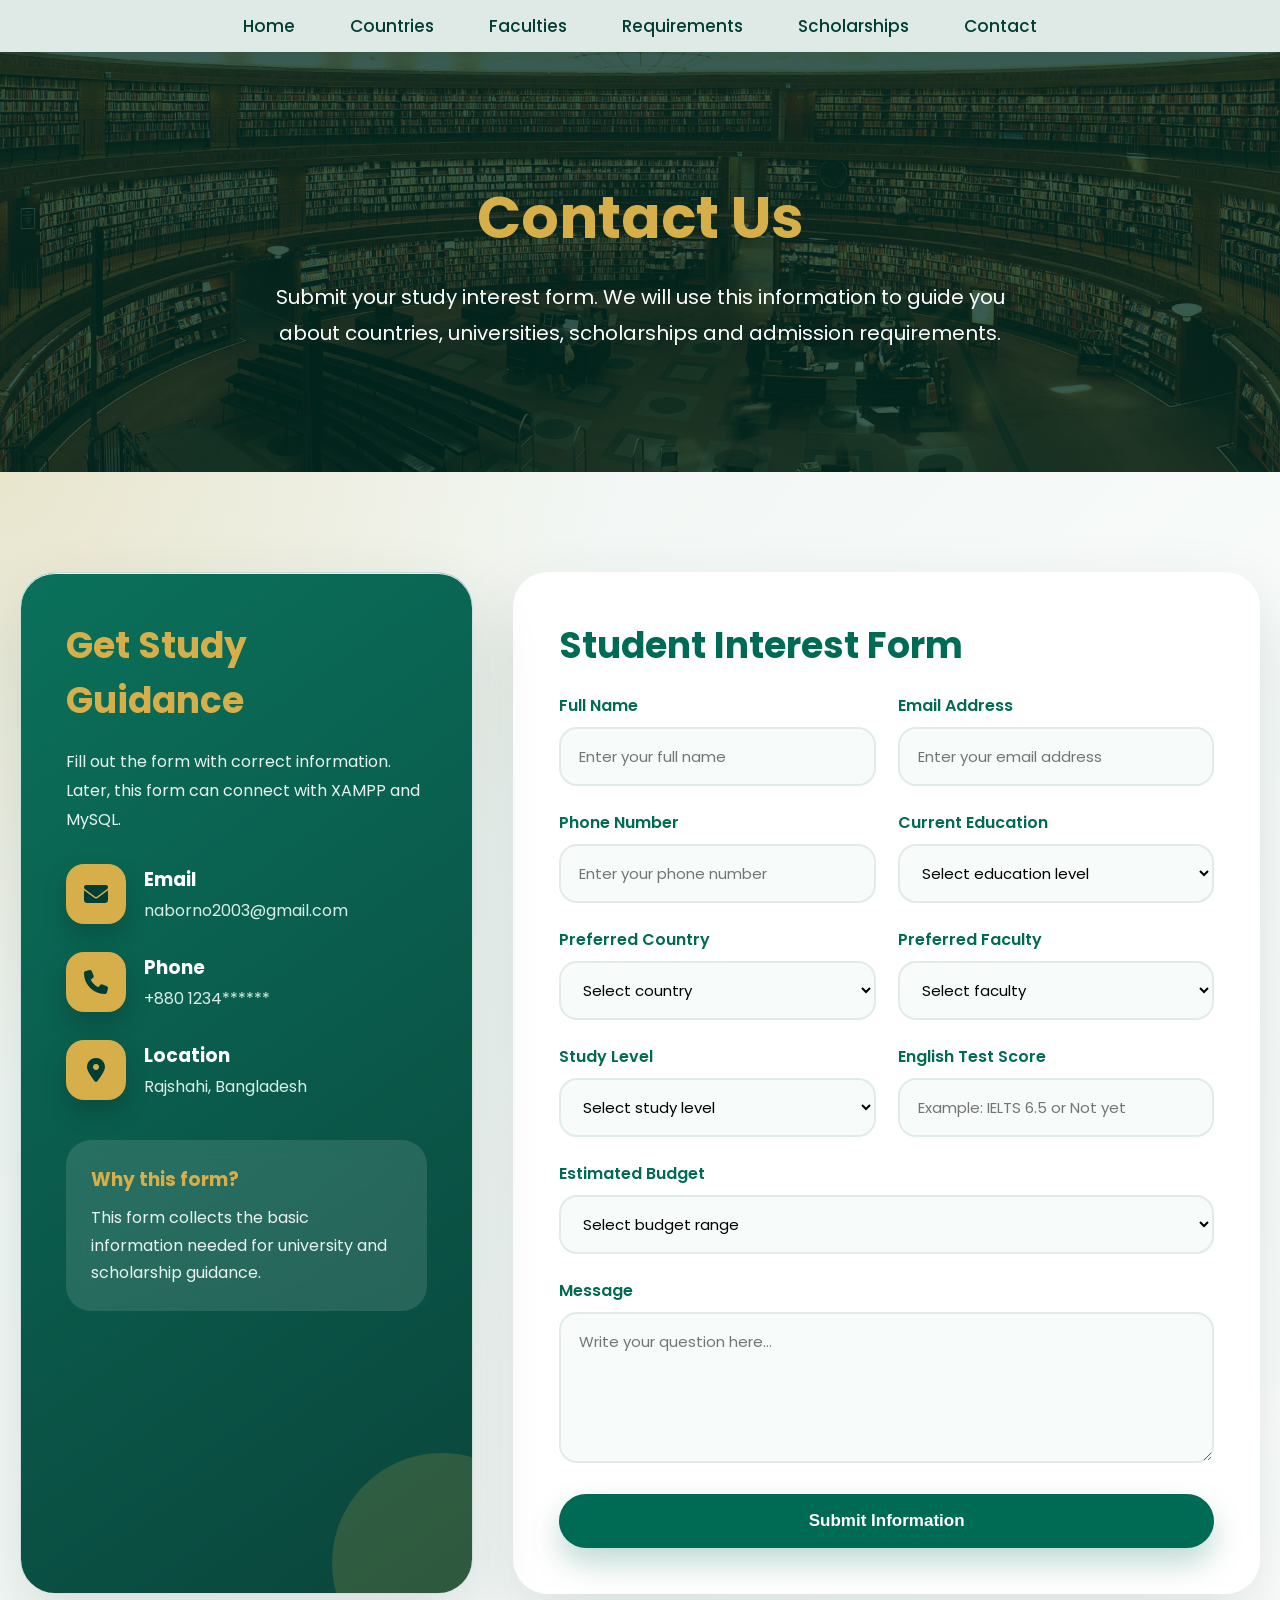
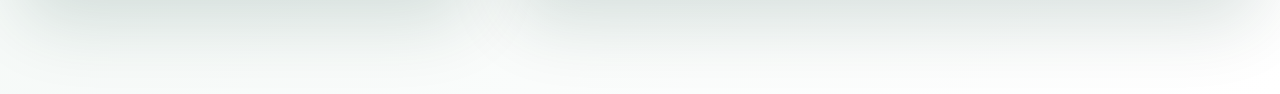
<file: pages/contact.html>
<!DOCTYPE html>
<html lang="en">

<head>

    <meta charset="UTF-8">
    <meta name="viewport" content="width=device-width, initial-scale=1.0">
    <title>Contact | Global Uni Finder</title>

    <link rel="stylesheet" href="../style.css">
    <link rel="stylesheet" href="country.css">

    <link rel="stylesheet" href="https://cdnjs.cloudflare.com/ajax/libs/font-awesome/6.5.0/css/all.min.css">

    <link href="https://fonts.googleapis.com/css2?family=Poppins:wght@400;500;600;700&display=swap" rel="stylesheet">

</head>

<script>
    const params = new URLSearchParams(window.location.search);
    const status = params.get('status');

    if (status === 'success') {
        const el = document.getElementById('successAlert');
        el.style.display = 'block';
        el.scrollIntoView({ behavior: 'smooth' });
    } else if (status === 'error') {
        const el = document.getElementById('errorAlert');
        const msg = params.get('msg');
        if (msg) document.getElementById('errorMsg').textContent = decodeURIComponent(msg);
        el.style.display = 'block';
        el.scrollIntoView({ behavior: 'smooth' });
    }
</script>

<body>

    <nav class="navbar">
        <a href="../index.html">Home</a>
        <a href="../index.html#countries">Countries</a>
        <a href="faculties.html">Faculties</a>
        <a href="requirements.html">Requirements</a>
        <a href="scholarships.html">Scholarships</a>
        <a href="contact.html">Contact</a>
    </nav>

    <section class="contact-hero">

        <div class="contact-hero-content">

            <h1>Contact Us</h1>

            <p>
                Submit your study interest form.
                We will use this information to guide you about countries,
                universities, scholarships and admission requirements.
            </p>

        </div>

    </section>

    <section class="contact-section">

        <div class="contact-container">

            <div class="contact-left-card">

                <h2>Get Study Guidance</h2>

                <p class="contact-text">
                    Fill out the form with correct information.
                    Later, this form can connect with XAMPP and MySQL.
                </p>

                <div class="contact-detail">
                    <i class="fa-solid fa-envelope"></i>

                    <div>
                        <h3>Email</h3>
                        <p>naborno2003@gmail.com</p>
                    </div>
                </div>

                <div class="contact-detail">
                    <i class="fa-solid fa-phone"></i>

                    <div>
                        <h3>Phone</h3>
                        <p>+880 1234******</p>
                    </div>
                </div>

                <div class="contact-detail">
                    <i class="fa-solid fa-location-dot"></i>

                    <div>
                        <h3>Location</h3>
                        <p>Rajshahi, Bangladesh</p>
                    </div>
                </div>

                <div class="contact-note">
                    <h3>Why this form?</h3>

                    <p>
                        This form collects the basic information needed
                        for university and scholarship guidance.
                    </p>
                </div>

            </div>

            <div class="form-card">

                <h2>Student Interest Form</h2>

                <div class="form-alert success" id="successAlert">
                    ✅ Your information has been submitted successfully! We will contact you soon.
                </div>
                <div class="form-alert error" id="errorAlert">
                    ❌ <span id="errorMsg">Something went wrong. Please try again.</span>
                </div>

                <form action="../database/submit_form.php" method="POST">

                    <div class="form-row">

                        <div class="form-group">
                            <label>Full Name</label>
                            <input type="text" name="full_name" placeholder="Enter your full name" required>
                        </div>

                        <div class="form-group">
                            <label>Email Address</label>
                            <input type="email" name="email" placeholder="Enter your email address" required>
                        </div>

                    </div>

                    <div class="form-row">

                        <div class="form-group">
                            <label>Phone Number</label>
                            <input type="text" name="phone" placeholder="Enter your phone number" required>
                        </div>

                        <div class="form-group">
                            <label>Current Education</label>

                            <select name="current_education" required>
                                <option value="">Select education level</option>
                                <option value="HSC / A Level">HSC / A Level</option>
                                <option value="Diploma">Diploma</option>
                                <option value="Bachelor">Bachelor</option>
                                <option value="Master">Master</option>
                            </select>
                        </div>

                    </div>

                    <div class="form-row">

                        <div class="form-group">
                            <label>Preferred Country</label>

                            <select name="preferred_country" required>
                                <option value="">Select country</option>
                                <option value="Australia">Australia</option>
                                <option value="USA">USA</option>
                                <option value="UK">UK</option>
                                <option value="Germany">Germany</option>
                                <option value="Japan">Japan</option>
                                <option value="Canada">Canada</option>
                                <option value="New Zealand">New Zealand</option>
                            </select>
                        </div>

                        <div class="form-group">
                            <label>Preferred Faculty</label>

                            <select name="preferred_faculty" required>
                                <option value="">Select faculty</option>
                                <option value="Computer Science">Computer Science</option>
                                <option value="Engineering">Engineering</option>
                                <option value="Business">Business</option>
                                <option value="Medicine">Medicine</option>
                                <option value="Nursing">Nursing</option>
                                <option value="Cyber Security">Cyber Security</option>
                                <option value="Data Science">Data Science</option>
                                <option value="Artificial Intelligence">Artificial Intelligence</option>
                            </select>
                        </div>

                    </div>

                    <div class="form-row">

                        <div class="form-group">
                            <label>Study Level</label>

                            <select name="study_level" required>
                                <option value="">Select study level</option>
                                <option value="Bachelor">Bachelor</option>
                                <option value="Master">Master</option>
                                <option value="PhD">PhD</option>
                                <option value="Diploma">Diploma</option>
                            </select>
                        </div>

                        <div class="form-group">
                            <label>English Test Score</label>
                            <input type="text" name="english_score" placeholder="Example: IELTS 6.5 or Not yet">
                        </div>

                    </div>

                    <div class="form-group">
                        <label>Estimated Budget</label>

                        <select name="budget">
                            <option value="">Select budget range</option>
                            <option value="Below 10 lakh BDT">Below 10 lakh BDT</option>
                            <option value="10-20 lakh BDT">10-20 lakh BDT</option>
                            <option value="20-30 lakh BDT">20-30 lakh BDT</option>
                            <option value="30 lakh+ BDT">30 lakh+ BDT</option>
                        </select>
                    </div>

                    <div class="form-group">
                        <label>Message</label>
                        <textarea name="message" rows="5" placeholder="Write your question here..."></textarea>
                    </div>

                    <button type="submit" class="submit-btn">
                        Submit Information
                    </button>

                </form>

            </div>

        </div>

    </section>

</body>

</html>
</file>
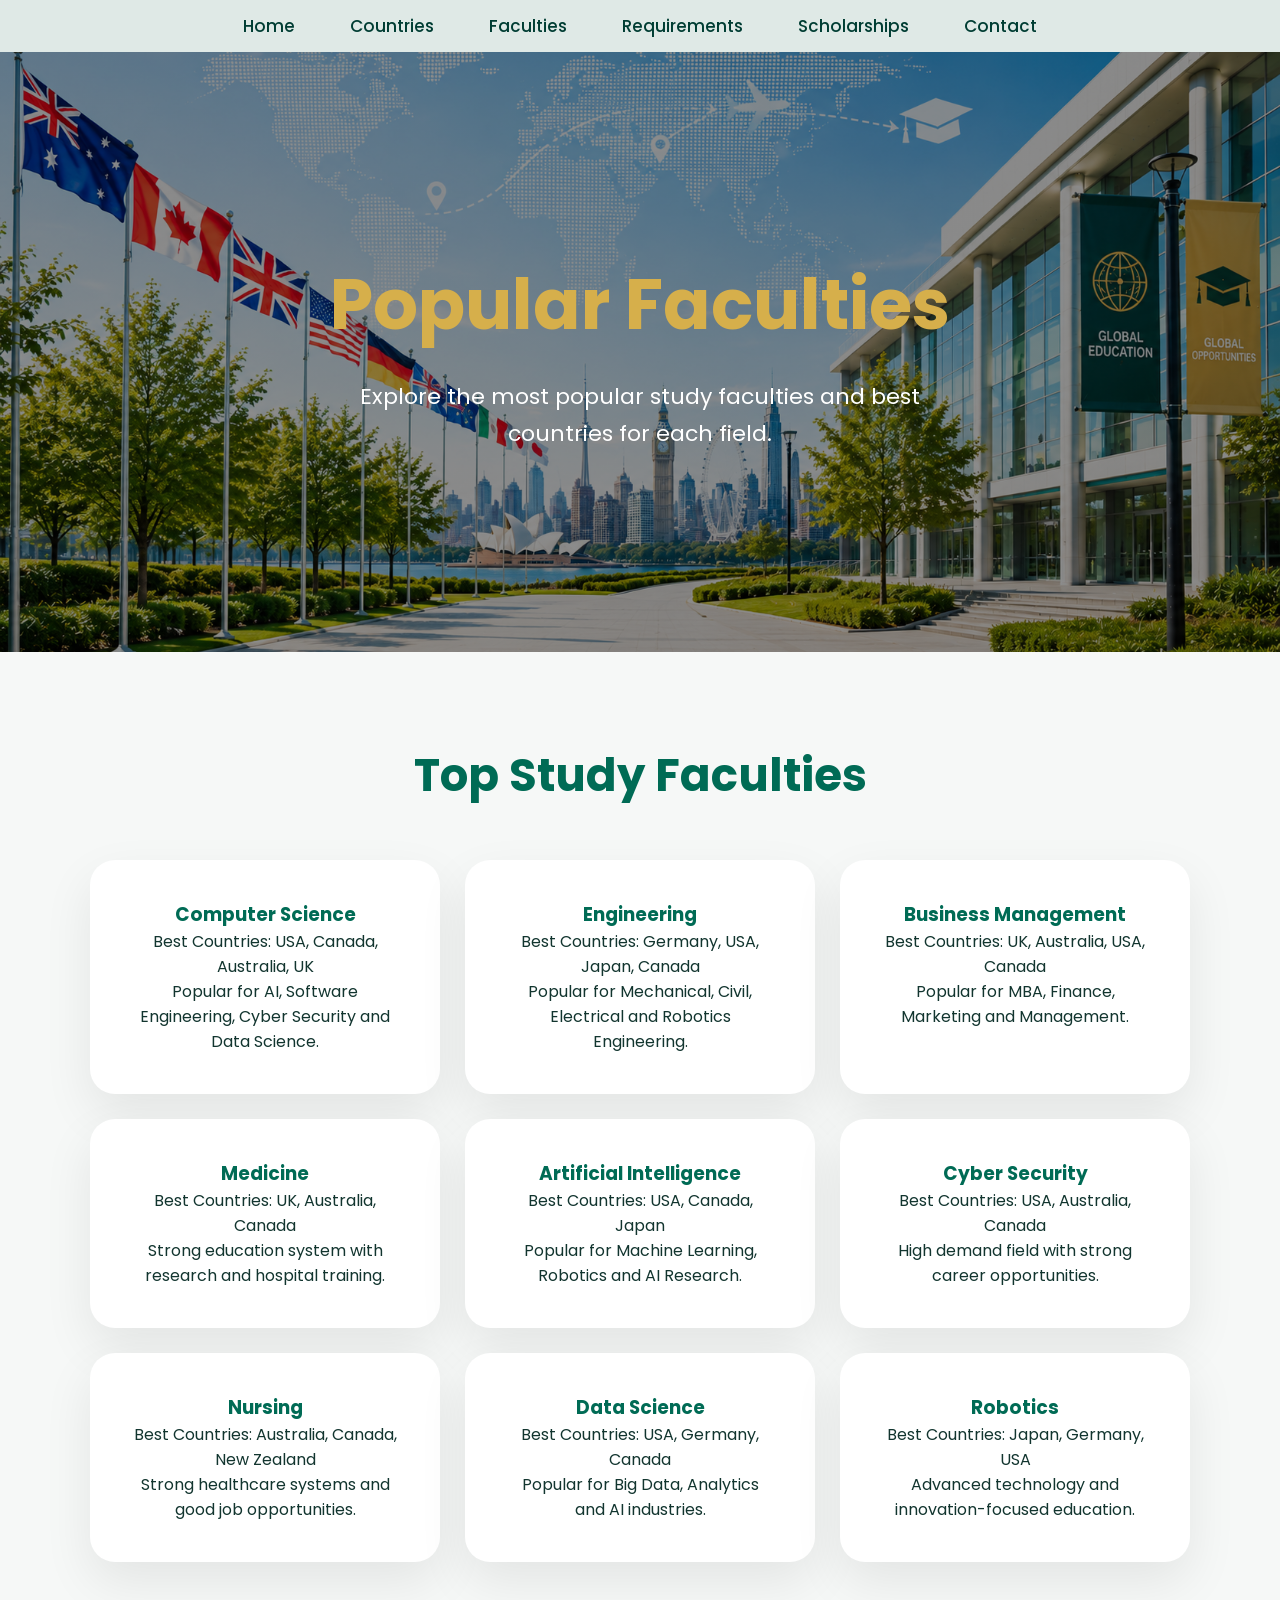
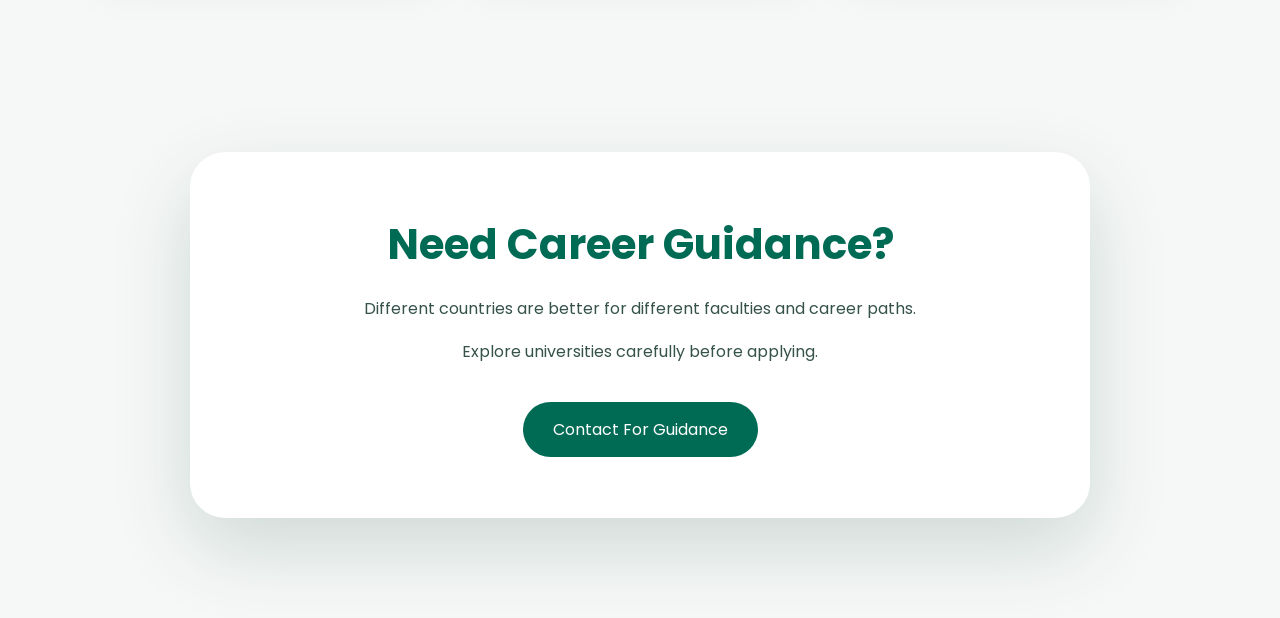
<file: pages/faculties.html>
<!DOCTYPE html>
<html lang="en">

<head>

    <meta charset="UTF-8">
    <meta name="viewport" content="width=device-width, initial-scale=1.0">

    <title>Faculties | Global Uni Finder</title>

    <link rel="stylesheet" href="../style.css">
    <link rel="stylesheet" href="country.css">

    <link rel="stylesheet"
    href="https://cdnjs.cloudflare.com/ajax/libs/font-awesome/6.5.0/css/all.min.css">

    <link href="https://fonts.googleapis.com/css2?family=Poppins:wght@400;500;600;700&display=swap"
    rel="stylesheet">

</head>

<body>

    <!-- NAVBAR -->

    <nav class="navbar">

        <a href="../index.html">Home</a>

        <a href="../index.html#countries">Countries</a>

        <a href="faculties.html">Faculties</a>

        <a href="requirements.html">Requirements</a>

        <a href="scholarships.html">Scholarships</a>

        <a href="contact.html">Contact</a>

    </nav>

    <!-- HERO -->

    <section class="country-hero">

        <div class="country-overlay">

            <h1>Popular Faculties</h1>

            <p>
                Explore the most popular study faculties
                and best countries for each field.
            </p>

        </div>

    </section>

    <!-- FACULTY SECTION -->

    <section class="faculty-section">

        <h2>Top Study Faculties</h2>

        <div class="faculty-grid">

            <!-- COMPUTER SCIENCE -->

            <div class="faculty-card">

                <h3>Computer Science</h3>

                <p>
                    Best Countries:
                    USA, Canada, Australia, UK
                </p>

                <p>
                    Popular for AI, Software Engineering,
                    Cyber Security and Data Science.
                </p>

            </div>

            <!-- ENGINEERING -->

            <div class="faculty-card">

                <h3>Engineering</h3>

                <p>
                    Best Countries:
                    Germany, USA, Japan, Canada
                </p>

                <p>
                    Popular for Mechanical,
                    Civil, Electrical and Robotics Engineering.
                </p>

            </div>

            <!-- BUSINESS -->

            <div class="faculty-card">

                <h3>Business Management</h3>

                <p>
                    Best Countries:
                    UK, Australia, USA, Canada
                </p>

                <p>
                    Popular for MBA,
                    Finance, Marketing and Management.
                </p>

            </div>

            <!-- MEDICINE -->

            <div class="faculty-card">

                <h3>Medicine</h3>

                <p>
                    Best Countries:
                    UK, Australia, Canada
                </p>

                <p>
                    Strong education system
                    with research and hospital training.
                </p>

            </div>

            <!-- AI -->

            <div class="faculty-card">

                <h3>Artificial Intelligence</h3>

                <p>
                    Best Countries:
                    USA, Canada, Japan
                </p>

                <p>
                    Popular for Machine Learning,
                    Robotics and AI Research.
                </p>

            </div>

            <!-- CYBER -->

            <div class="faculty-card">

                <h3>Cyber Security</h3>

                <p>
                    Best Countries:
                    USA, Australia, Canada
                </p>

                <p>
                    High demand field
                    with strong career opportunities.
                </p>

            </div>

            <!-- NURSING -->

            <div class="faculty-card">

                <h3>Nursing</h3>

                <p>
                    Best Countries:
                    Australia, Canada, New Zealand
                </p>

                <p>
                    Strong healthcare systems
                    and good job opportunities.
                </p>

            </div>

            <!-- DATA SCIENCE -->

            <div class="faculty-card">

                <h3>Data Science</h3>

                <p>
                    Best Countries:
                    USA, Germany, Canada
                </p>

                <p>
                    Popular for Big Data,
                    Analytics and AI industries.
                </p>

            </div>

            <!-- ROBOTICS -->

            <div class="faculty-card">

                <h3>Robotics</h3>

                <p>
                    Best Countries:
                    Japan, Germany, USA
                </p>

                <p>
                    Advanced technology
                    and innovation-focused education.
                </p>

            </div>

        </div>

    </section>

    <!-- FEATURE -->

    <section class="official-section">

        <div class="official-box">

            <h2>Need Career Guidance?</h2>

            <p>
                Different countries are better
                for different faculties and career paths.
            </p>

            <p>
                Explore universities carefully before applying.
            </p>

            <a href="contact.html">
                Contact For Guidance
            </a>

        </div>

    </section>

</body>

</html>
</file>
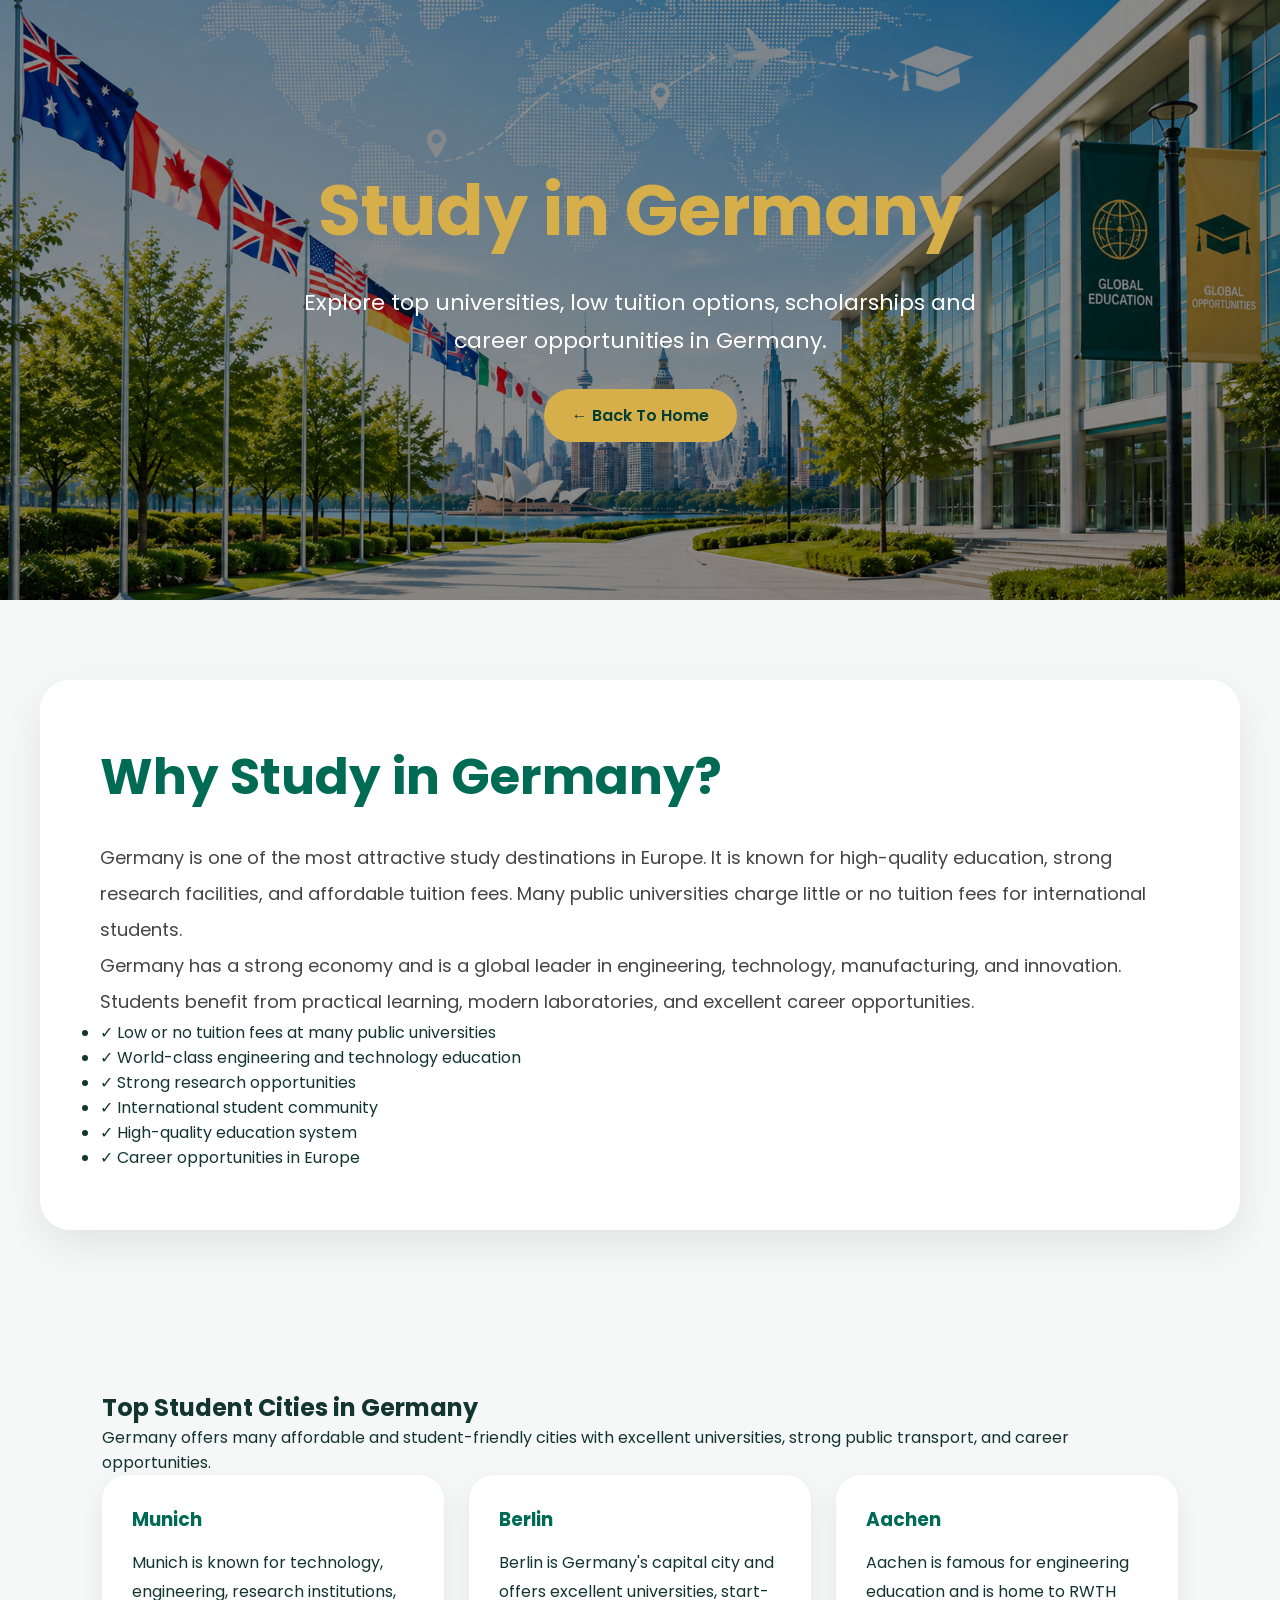
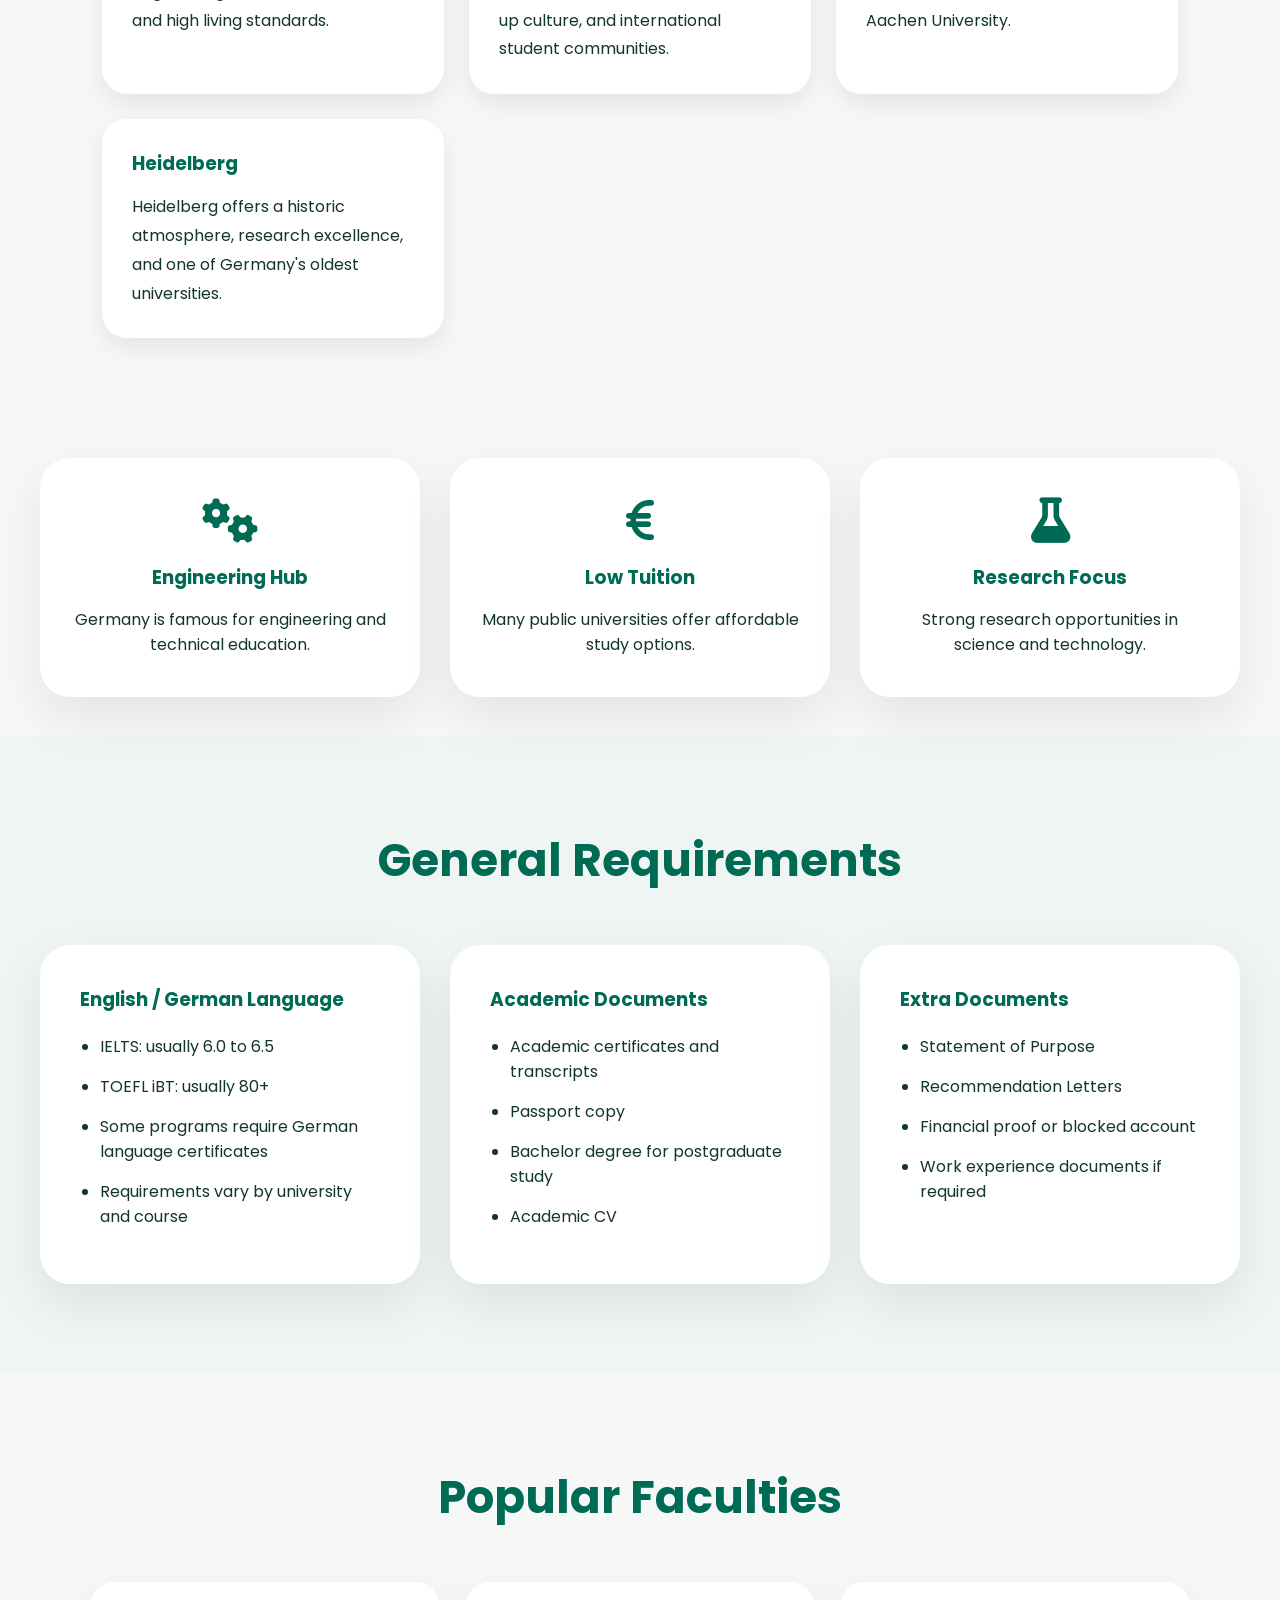
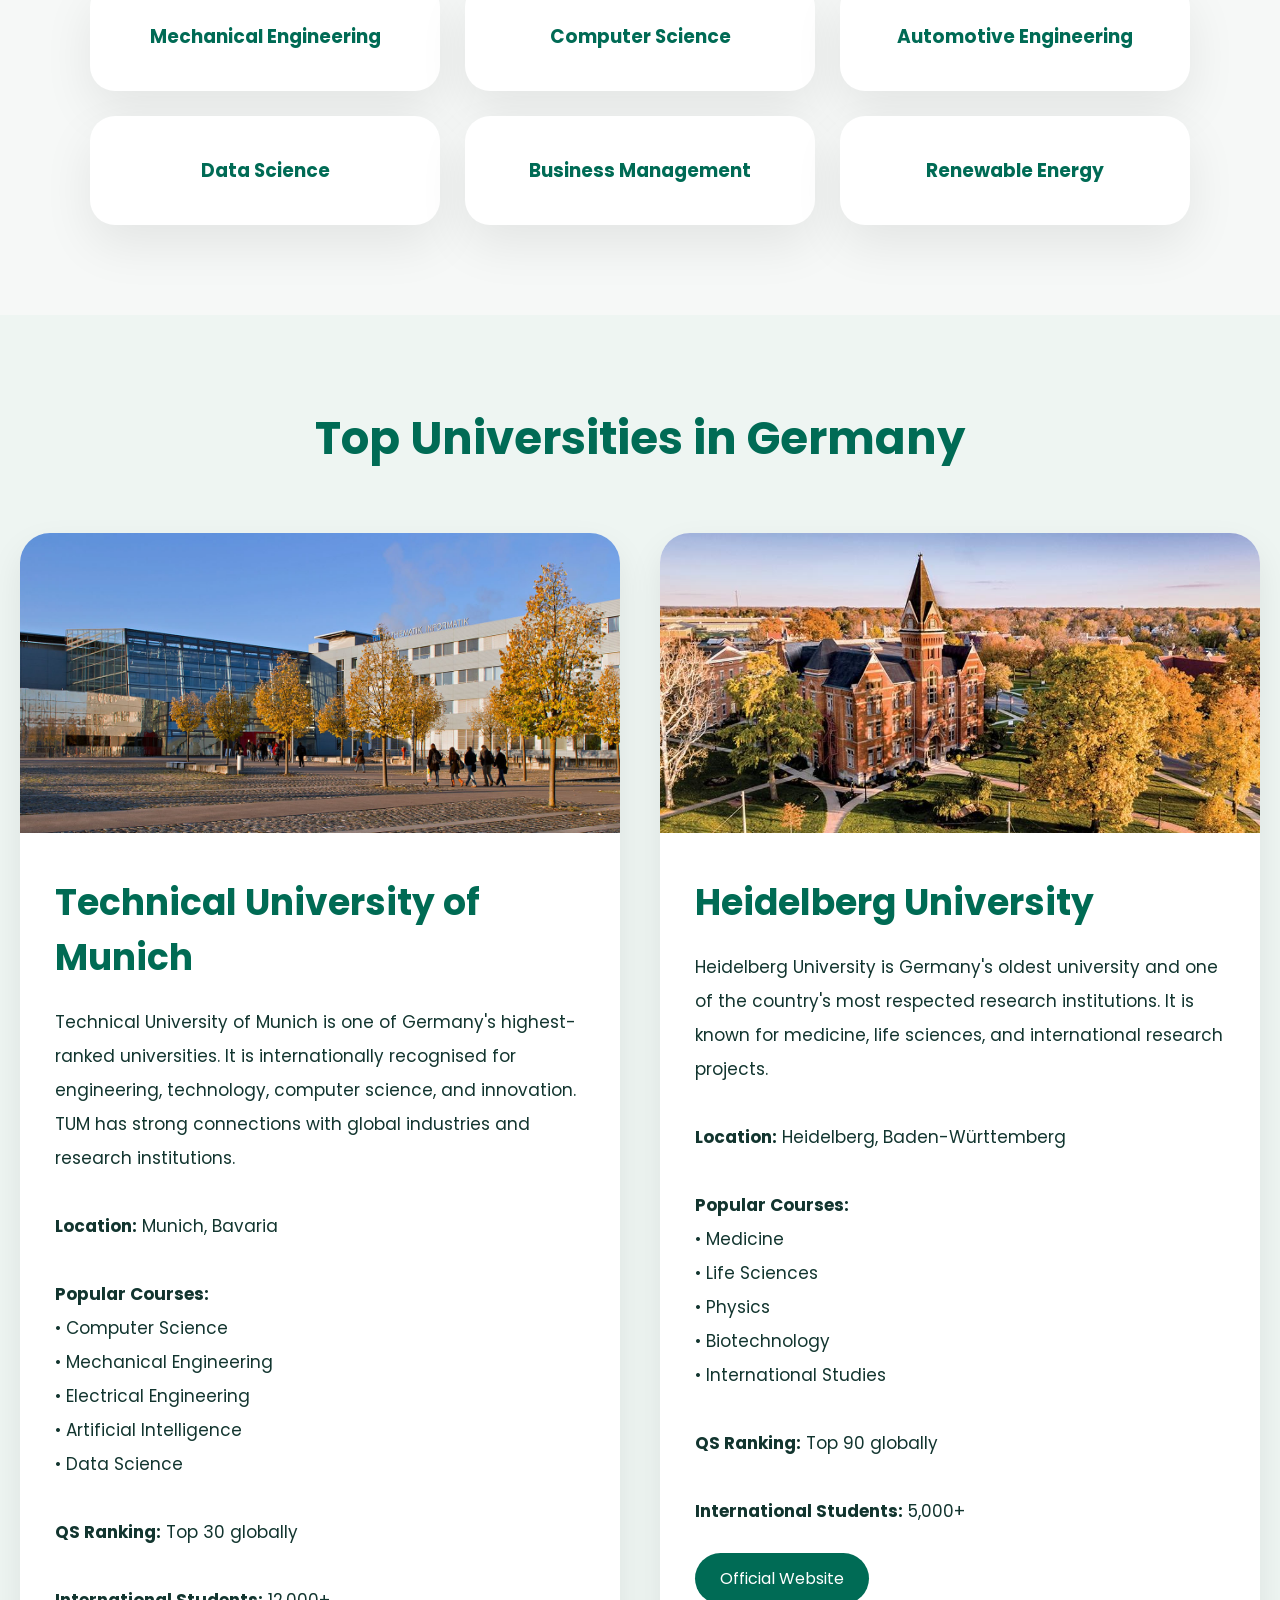
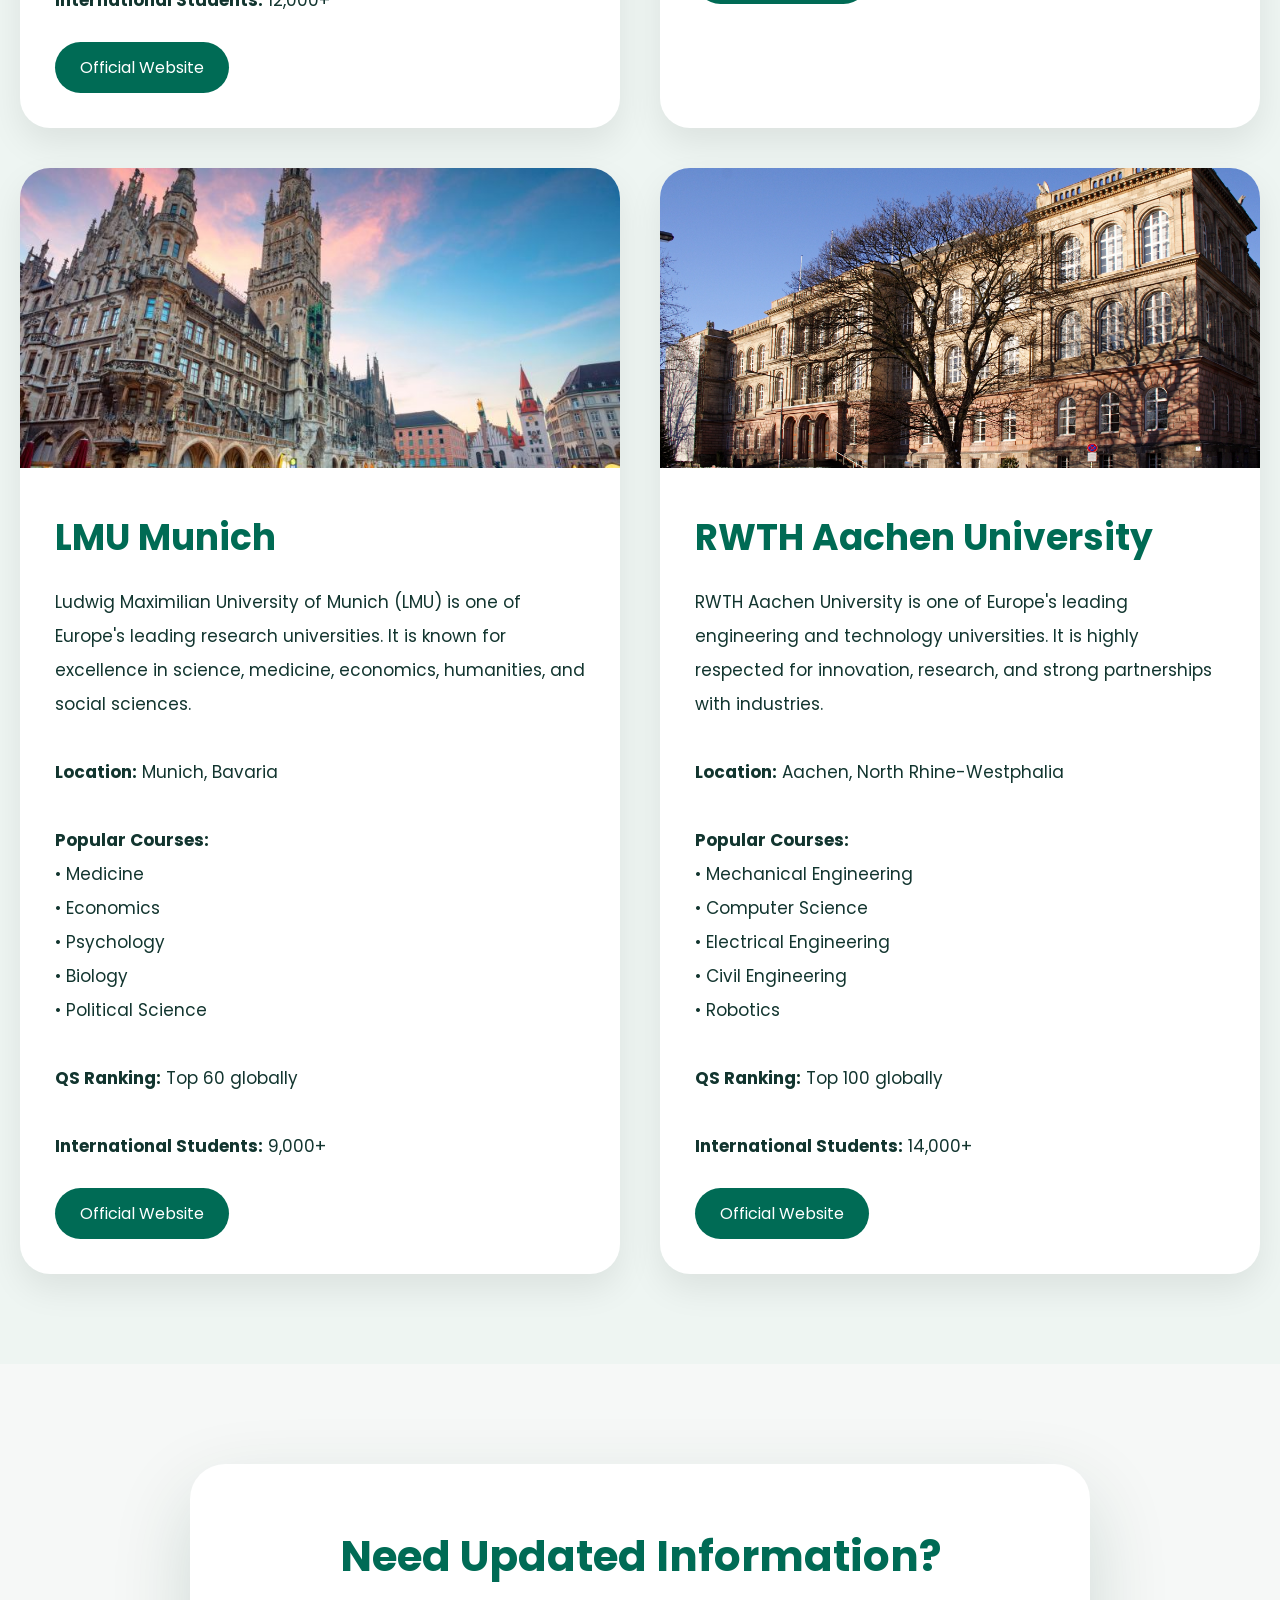
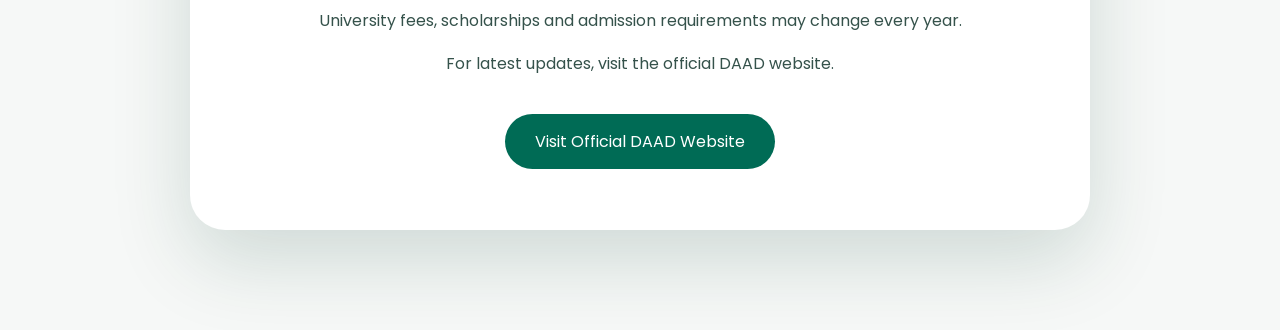
<file: pages/germany.html>
<!DOCTYPE html>
<html lang="en">

<head>
    <meta charset="UTF-8">
    <meta name="viewport" content="width=device-width, initial-scale=1.0">
    <title>Study in Germany | Global Uni Finder</title>

    <link rel="stylesheet" href="../style.css">
    <link rel="stylesheet" href="country.css">

    <link rel="stylesheet"
    href="https://cdnjs.cloudflare.com/ajax/libs/font-awesome/6.5.0/css/all.min.css">

    <link href="https://fonts.googleapis.com/css2?family=Poppins:wght@400;500;600;700&display=swap"
    rel="stylesheet">
</head>

<body>

    <section class="country-hero">

        <div class="country-overlay">

            <h1>Study in Germany</h1>

            <p>
                Explore top universities, low tuition options,
                scholarships and career opportunities in Germany.
            </p>

            <a href="../index.html" class="back-btn">
                ← Back To Home
            </a>

        </div>

    </section>

    <section class="country-intro">

    <div class="intro-box">

        <h2>Why Study in Germany?</h2>

        <p>
            Germany is one of the most attractive study destinations in Europe.
            It is known for high-quality education, strong research facilities,
            and affordable tuition fees. Many public universities charge little
            or no tuition fees for international students.
        </p>

        <p>
            Germany has a strong economy and is a global leader in engineering,
            technology, manufacturing, and innovation. Students benefit from
            practical learning, modern laboratories, and excellent career opportunities.
        </p>

        <ul>
            <li>✓ Low or no tuition fees at many public universities</li>
            <li>✓ World-class engineering and technology education</li>
            <li>✓ Strong research opportunities</li>
            <li>✓ International student community</li>
            <li>✓ High-quality education system</li>
            <li>✓ Career opportunities in Europe</li>
        </ul>

    </div>

</section>

<section class="cities-section">

    <div class="cities-box">

        <h2>Top Student Cities in Germany</h2>

        <p class="cities-intro">
            Germany offers many affordable and student-friendly cities with
            excellent universities, strong public transport, and career opportunities.
        </p>

        <div class="city-grid">

            <div class="city-card">
                <h3>Munich</h3>
                <p>
                    Munich is known for technology, engineering,
                    research institutions, and high living standards.
                </p>
            </div>

            <div class="city-card">
                <h3>Berlin</h3>
                <p>
                    Berlin is Germany's capital city and offers
                    excellent universities, start-up culture,
                    and international student communities.
                </p>
            </div>

            <div class="city-card">
                <h3>Aachen</h3>
                <p>
                    Aachen is famous for engineering education
                    and is home to RWTH Aachen University.
                </p>
            </div>

            <div class="city-card">
                <h3>Heidelberg</h3>
                <p>
                    Heidelberg offers a historic atmosphere,
                    research excellence, and one of Germany's
                    oldest universities.
                </p>
            </div>

        </div>

    </div>

</section>

    <section class="quick-info">

        <div class="quick-card">
            <i class="fa-solid fa-gears"></i>
            <h3>Engineering Hub</h3>
            <p>Germany is famous for engineering and technical education.</p>
        </div>

        <div class="quick-card">
            <i class="fa-solid fa-euro-sign"></i>
            <h3>Low Tuition</h3>
            <p>Many public universities offer affordable study options.</p>
        </div>

        <div class="quick-card">
            <i class="fa-solid fa-flask"></i>
            <h3>Research Focus</h3>
            <p>Strong research opportunities in science and technology.</p>
        </div>

    </section>

    <section class="requirements-section">

    <h2>General Requirements</h2>

    <div class="requirement-grid">

        <div class="requirement-box">

            <h3>English / German Language</h3>

            <ul>
                <li>IELTS: usually 6.0 to 6.5</li>
                <li>TOEFL iBT: usually 80+</li>
                <li>Some programs require German language certificates</li>
                <li>Requirements vary by university and course</li>
            </ul>

        </div>

        <div class="requirement-box">

            <h3>Academic Documents</h3>

            <ul>
                <li>Academic certificates and transcripts</li>
                <li>Passport copy</li>
                <li>Bachelor degree for postgraduate study</li>
                <li>Academic CV</li>
            </ul>

        </div>

        <div class="requirement-box">

            <h3>Extra Documents</h3>

            <ul>
                <li>Statement of Purpose</li>
                <li>Recommendation Letters</li>
                <li>Financial proof or blocked account</li>
                <li>Work experience documents if required</li>
            </ul>

        </div>

    </div>

</section>

    <section class="faculty-section">

        <h2>Popular Faculties</h2>

        <div class="faculty-grid">

            <div class="faculty-card">
                <h3>Mechanical Engineering</h3>
            </div>

            <div class="faculty-card">
                <h3>Computer Science</h3>
            </div>

            <div class="faculty-card">
                <h3>Automotive Engineering</h3>
            </div>

            <div class="faculty-card">
                <h3>Data Science</h3>
            </div>

            <div class="faculty-card">
                <h3>Business Management</h3>
            </div>

            <div class="faculty-card">
                <h3>Renewable Energy</h3>
            </div>

        </div>

    </section>

    <section class="universities-section">

        <h2>Top Universities in Germany</h2>

        <div class="university-grid">

            <div class="university-card">

                <img src="../Image/TUM.jpg">

                <div class="university-content">

                    <h3>Technical University of Munich</h3>

                    <p>
Technical University of Munich is one of Germany's highest-ranked
universities. It is internationally recognised for engineering,
technology, computer science, and innovation. TUM has strong
connections with global industries and research institutions. <br><br>

<b>Location:</b> Munich, Bavaria <br><br>

<b>Popular Courses:</b><br>
• Computer Science <br>
• Mechanical Engineering <br>
• Electrical Engineering <br>
• Artificial Intelligence <br>
• Data Science <br><br>

<b>QS Ranking:</b> Top 30 globally <br><br>

<b>International Students:</b> 12,000+ <br>
</p>

                    <div class="uni-buttons">
                        <a href="https://www.tum.de/en/" target="_blank">
                            Official Website
                        </a>
                    </div>

                </div>

            </div>

            <div class="university-card">

                <img src="../Image/heidelberg.jpg">

                <div class="university-content">

                    <h3>Heidelberg University</h3>

                    <p>
Heidelberg University is Germany's oldest university and one of
the country's most respected research institutions. It is known
for medicine, life sciences, and international research projects. <br><br>

<b>Location:</b> Heidelberg, Baden-Württemberg <br><br>

<b>Popular Courses:</b><br>
• Medicine <br>
• Life Sciences <br>
• Physics <br>
• Biotechnology <br>
• International Studies <br><br>

<b>QS Ranking:</b> Top 90 globally <br><br>

<b>International Students:</b> 5,000+ <br>
</p>

                    <div class="uni-buttons">
                        <a href="https://www.uni-heidelberg.de/en" target="_blank">
                            Official Website
                        </a>
                    </div>

                </div>

            </div>

            <div class="university-card">

                <img src="../Image/lmu">

                <div class="university-content">

                    <h3>LMU Munich</h3>

                    <p>
Ludwig Maximilian University of Munich (LMU) is one of Europe's
leading research universities. It is known for excellence in
science, medicine, economics, humanities, and social sciences. <br><br>

<b>Location:</b> Munich, Bavaria <br><br>

<b>Popular Courses:</b><br>
• Medicine <br>
• Economics <br>
• Psychology <br>
• Biology <br>
• Political Science <br><br>

<b>QS Ranking:</b> Top 60 globally <br><br>

<b>International Students:</b> 9,000+ <br>
</p>

                    <div class="uni-buttons">
                        <a href="https://www.lmu.de/en/" target="_blank">
                            Official Website
                        </a>
                    </div>

                </div>

            </div>

            <div class="university-card">

                <img src="../Image/RWTH_Aachen_Hauptgebäude.jpg">

                <div class="university-content">

                    <h3>RWTH Aachen University</h3>

                   <p>
RWTH Aachen University is one of Europe's leading engineering and
technology universities. It is highly respected for innovation,
research, and strong partnerships with industries. <br><br>

<b>Location:</b> Aachen, North Rhine-Westphalia <br><br>

<b>Popular Courses:</b><br>
• Mechanical Engineering <br>
• Computer Science <br>
• Electrical Engineering <br>
• Civil Engineering <br>
• Robotics <br><br>

<b>QS Ranking:</b> Top 100 globally <br><br>

<b>International Students:</b> 14,000+ <br>
</p>

                    <div class="uni-buttons">
                        <a href="https://www.rwth-aachen.de/go/id/a/?lidx=1" target="_blank">
                            Official Website
                        </a>
                    </div>

                </div>

            </div>

        </div>

    </section>

    <section class="official-section">

        <div class="official-box">

            <h2>Need Updated Information?</h2>

            <p>
                University fees, scholarships and admission requirements
                may change every year.
            </p>

            <p>
                For latest updates, visit the official DAAD website.
            </p>

            <a href="https://www.daad.de/en/" target="_blank">
                Visit Official DAAD Website
            </a>

        </div>

    </section>

</body>

</html>
</file>
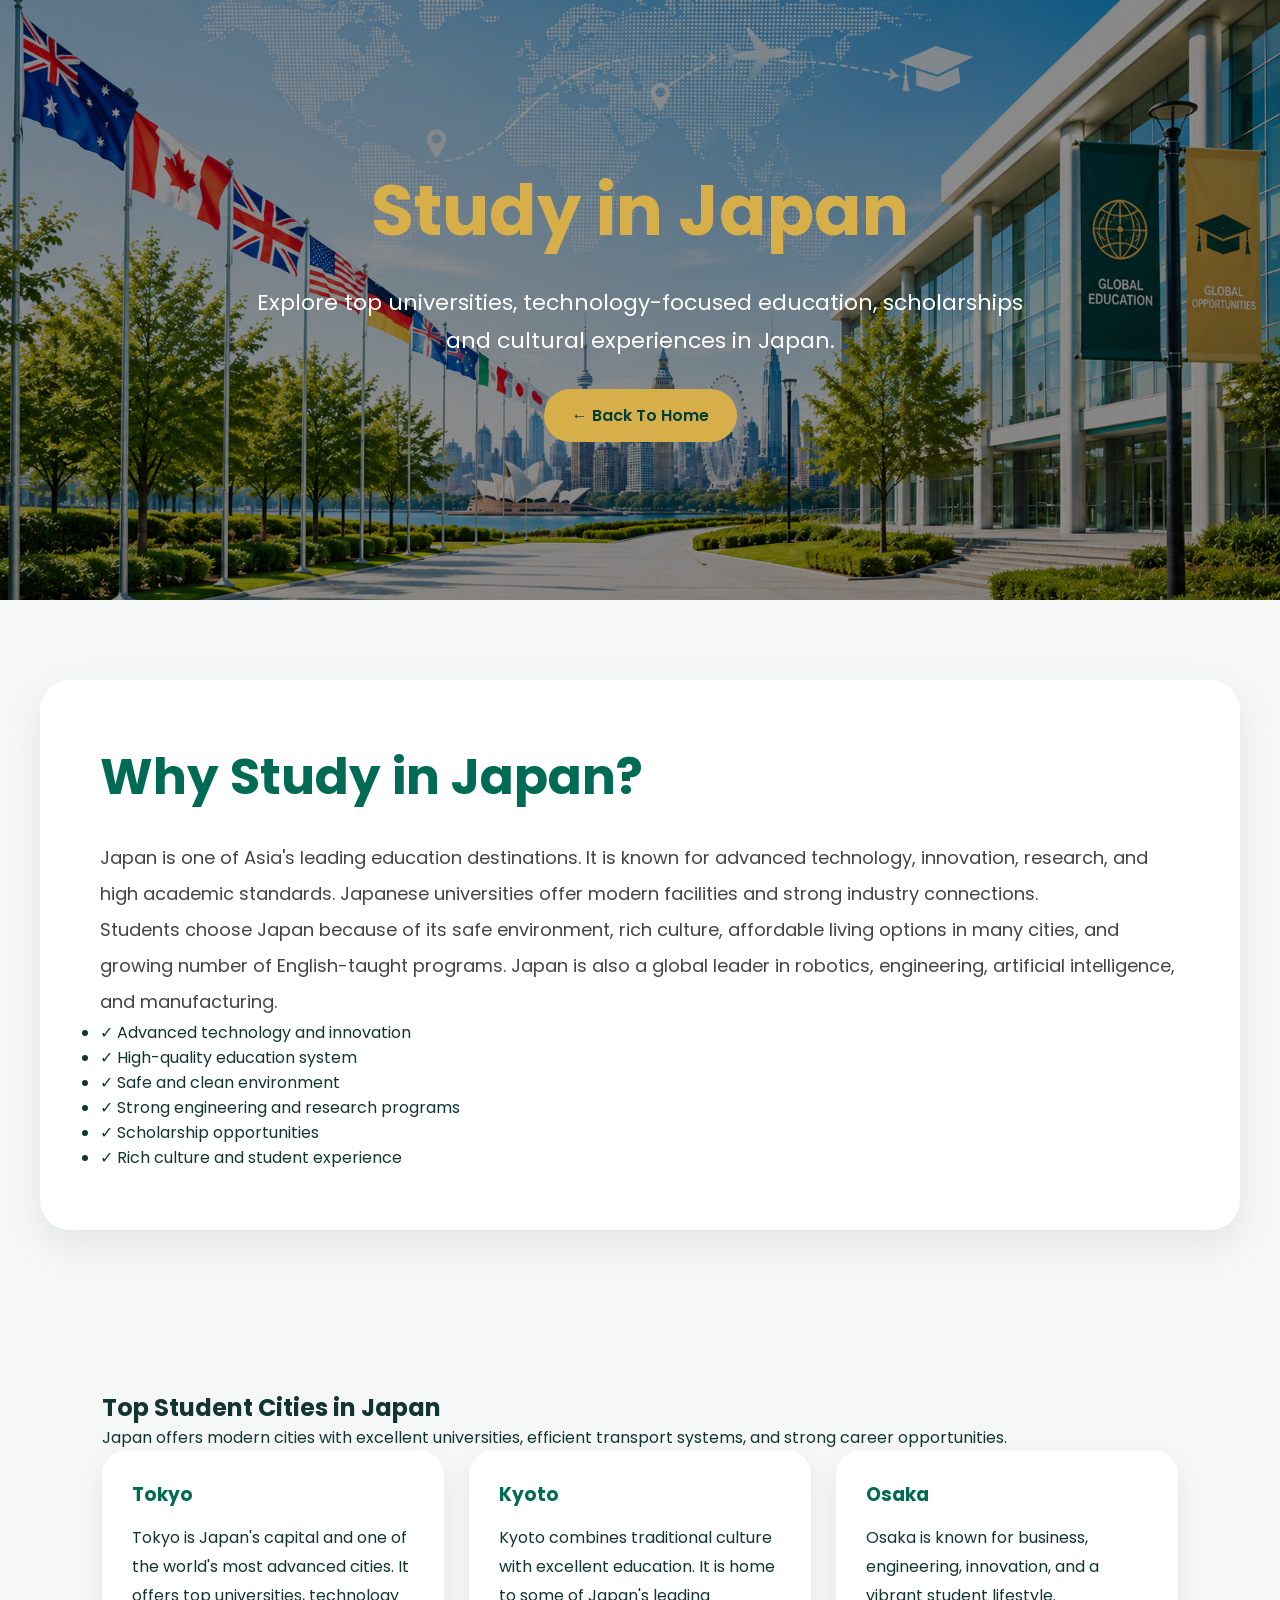
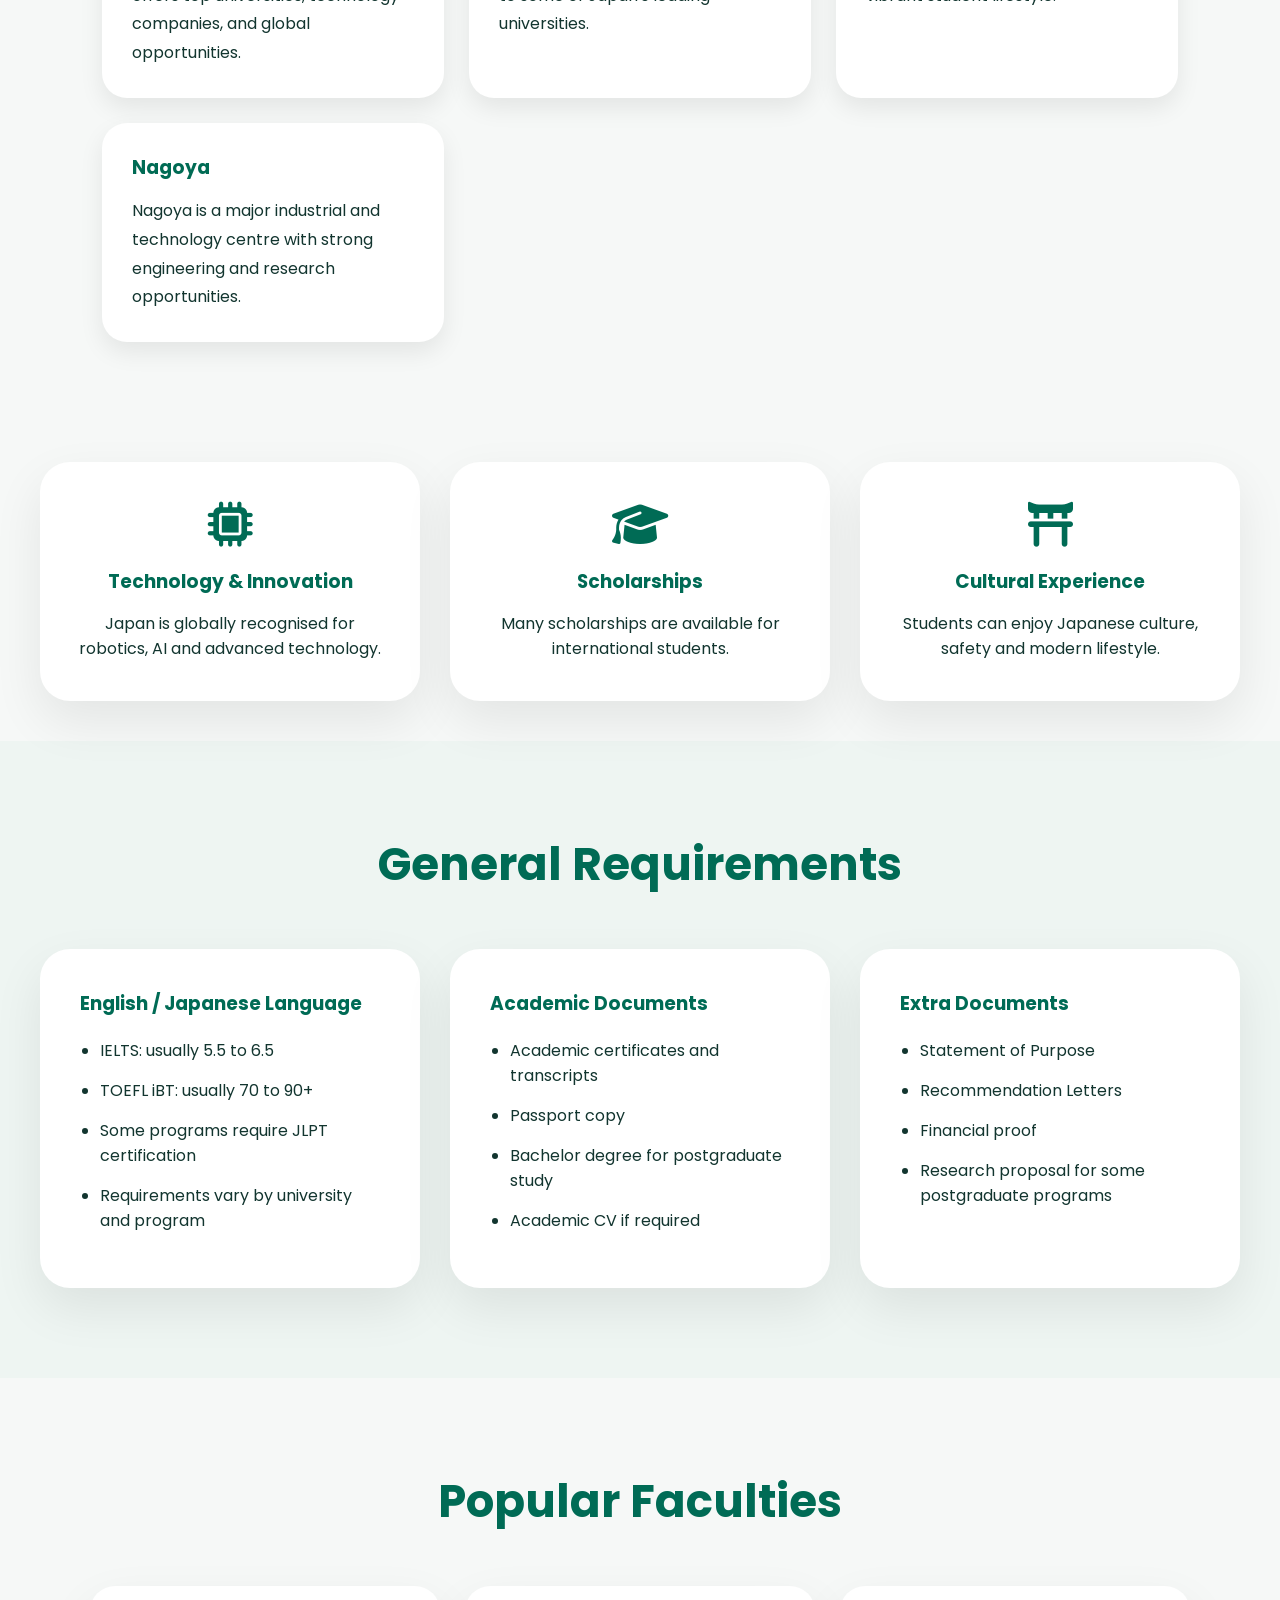
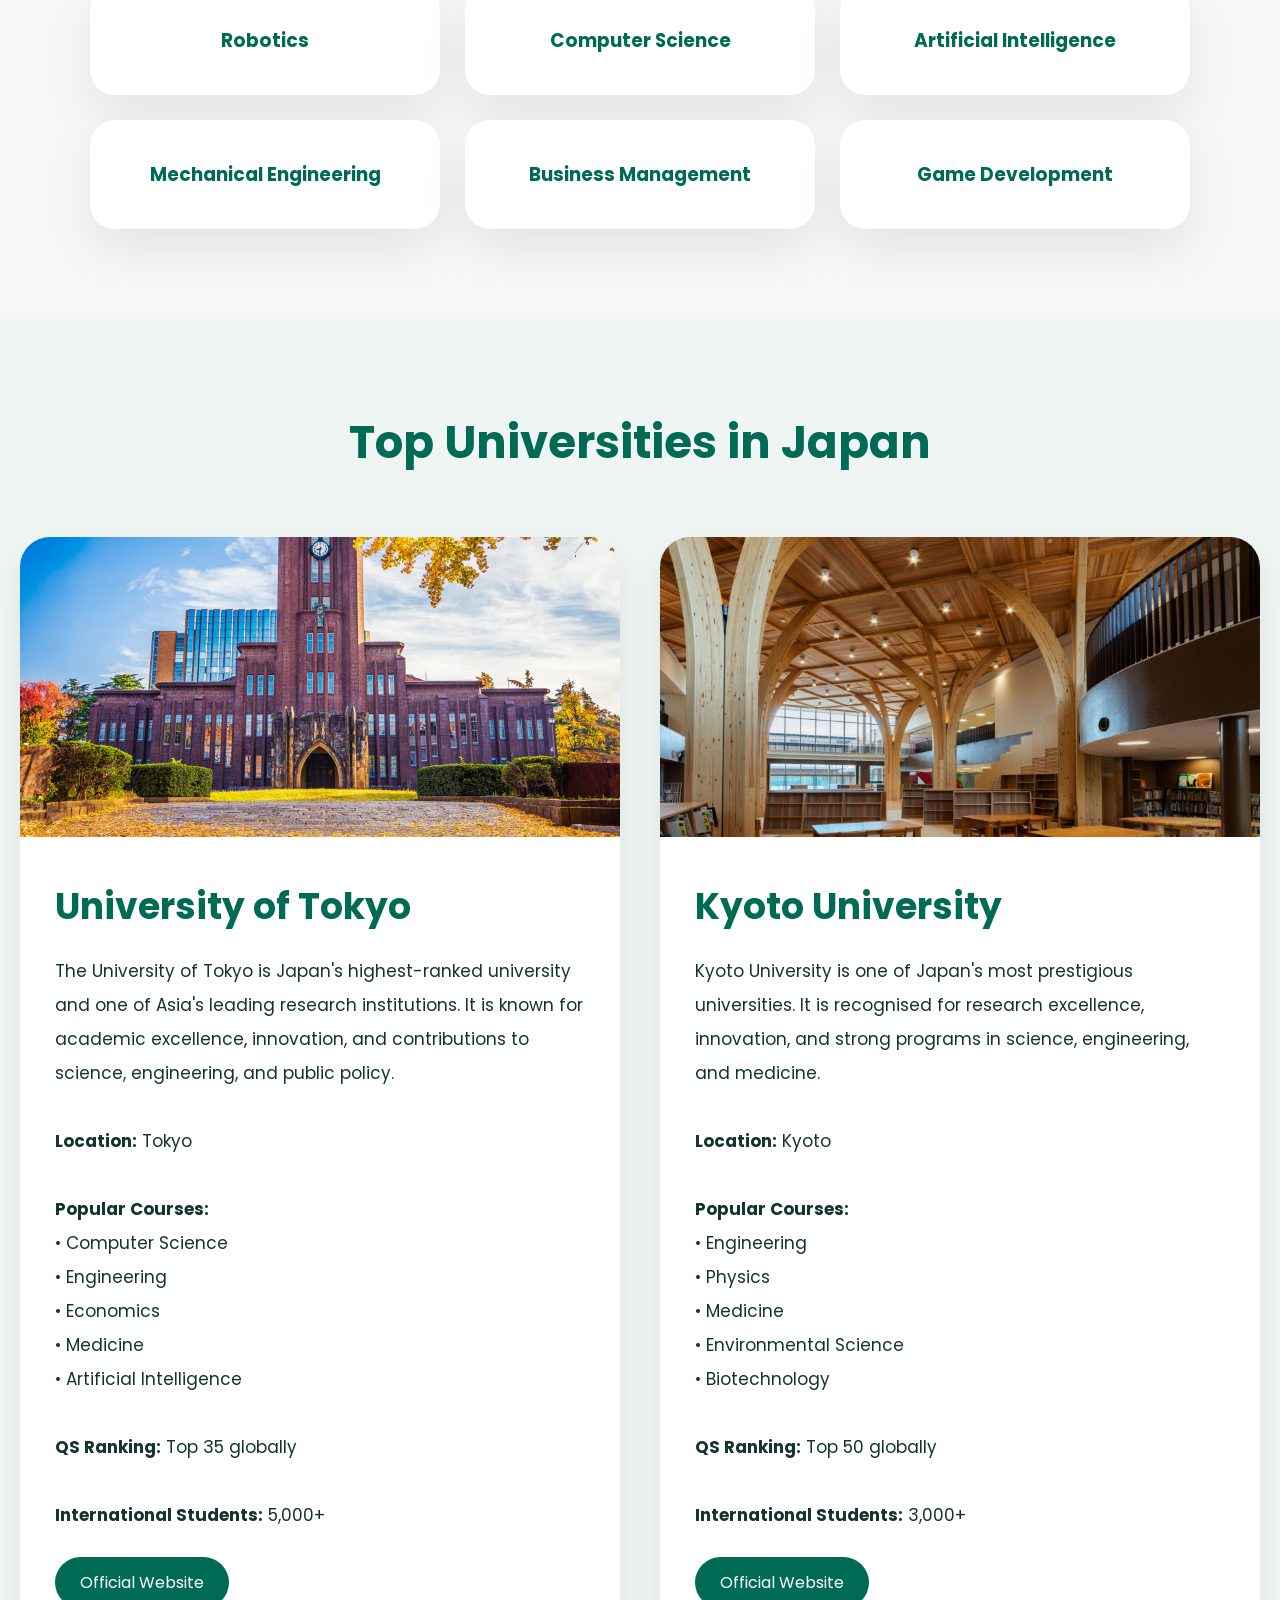
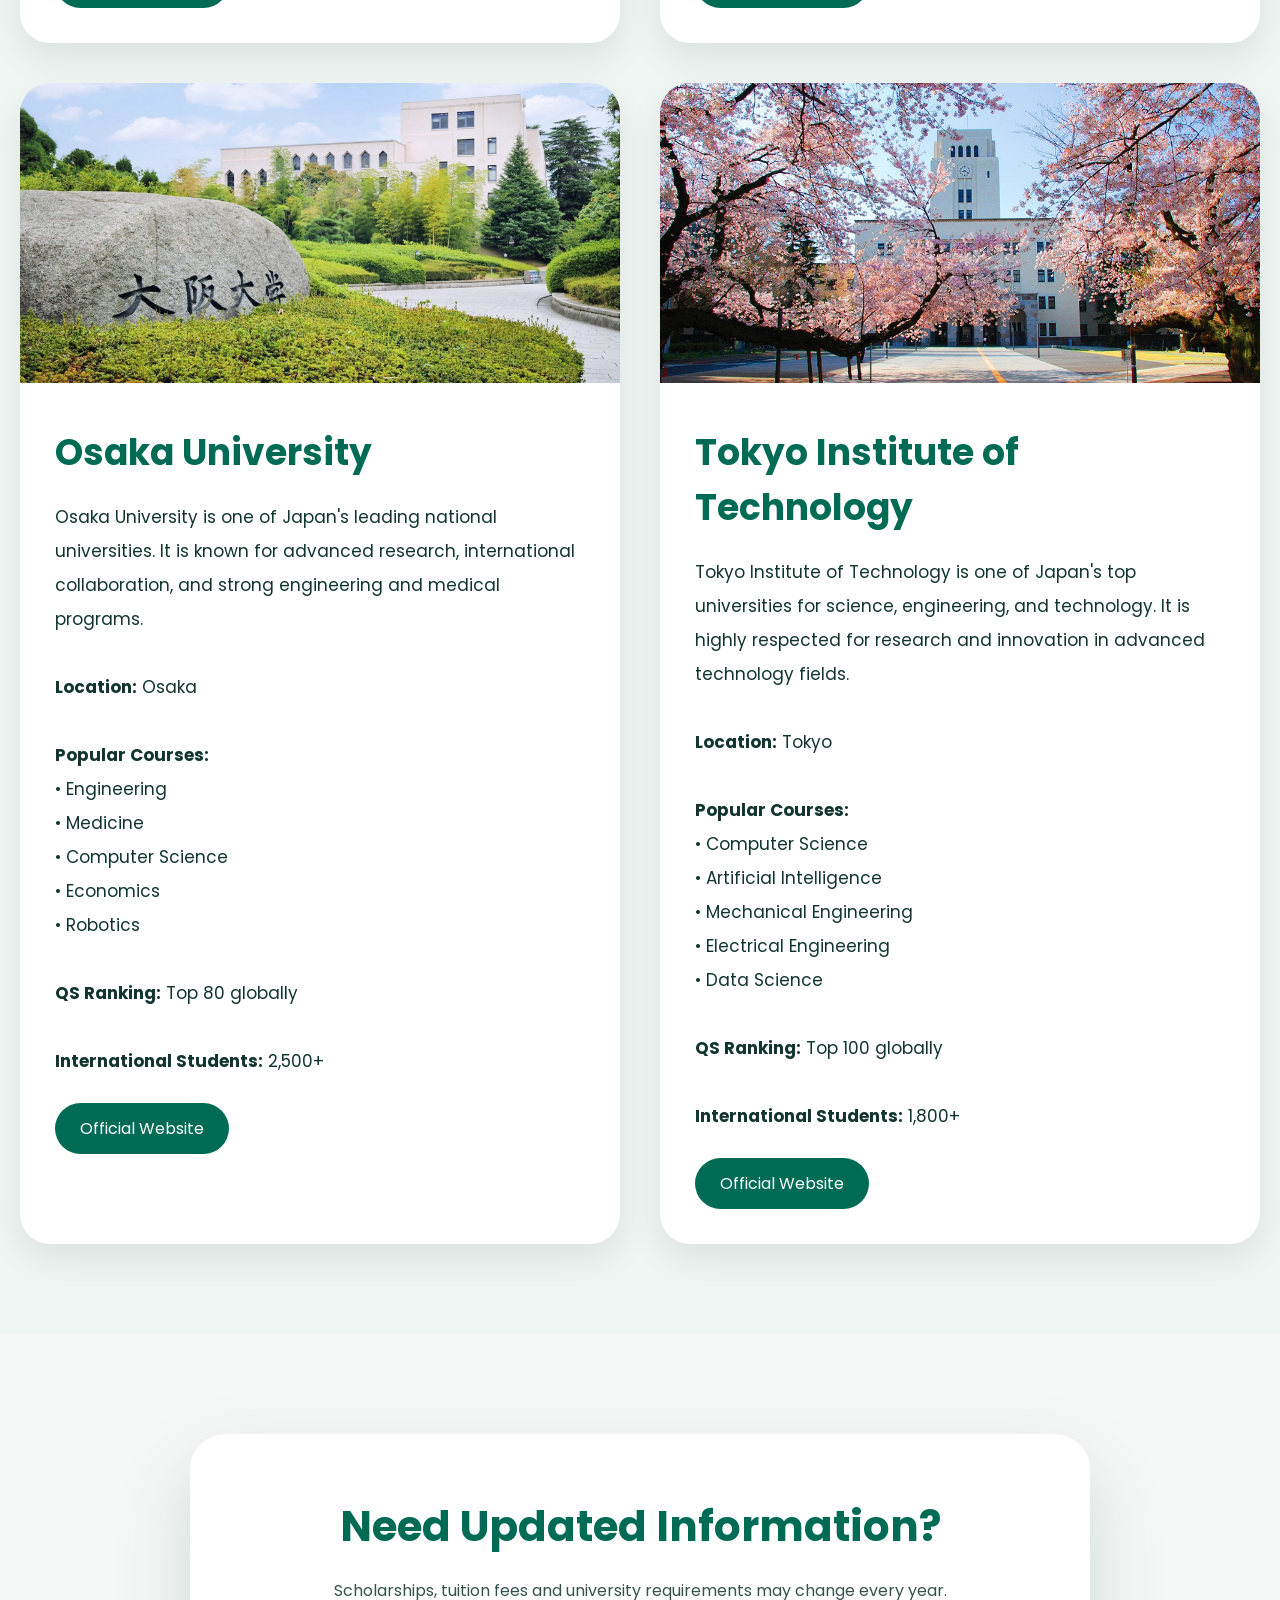
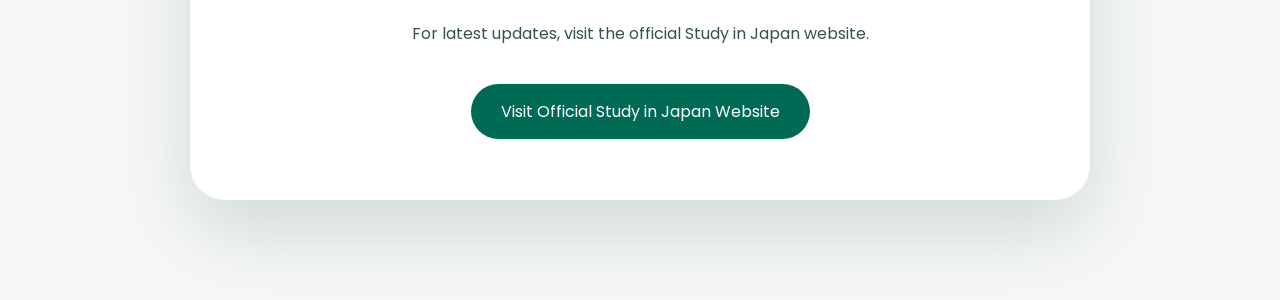
<file: pages/japan.html>
<!DOCTYPE html>
<html lang="en">

<head>
    <meta charset="UTF-8">
    <meta name="viewport" content="width=device-width, initial-scale=1.0">
    <title>Study in Japan | Global Uni Finder</title>

    <link rel="stylesheet" href="../style.css">
    <link rel="stylesheet" href="country.css">

    <link rel="stylesheet"
    href="https://cdnjs.cloudflare.com/ajax/libs/font-awesome/6.5.0/css/all.min.css">

    <link href="https://fonts.googleapis.com/css2?family=Poppins:wght@400;500;600;700&display=swap"
    rel="stylesheet">

</head>

<body>

    <!-- HERO -->

    <section class="country-hero">

        <div class="country-overlay">

            <h1>Study in Japan</h1>

            <p>
                Explore top universities, technology-focused education,
                scholarships and cultural experiences in Japan.
            </p>

            <a href="../index.html" class="back-btn">
                ← Back To Home
            </a>

        </div>

    </section>

    <!-- INTRO -->

    <section class="country-intro">

    <div class="intro-box">

        <h2>Why Study in Japan?</h2>

        <p>
            Japan is one of Asia's leading education destinations.
            It is known for advanced technology, innovation, research,
            and high academic standards. Japanese universities offer
            modern facilities and strong industry connections.
        </p>

        <p>
            Students choose Japan because of its safe environment,
            rich culture, affordable living options in many cities,
            and growing number of English-taught programs.
            Japan is also a global leader in robotics, engineering,
            artificial intelligence, and manufacturing.
        </p>

        <ul>
            <li>✓ Advanced technology and innovation</li>
            <li>✓ High-quality education system</li>
            <li>✓ Safe and clean environment</li>
            <li>✓ Strong engineering and research programs</li>
            <li>✓ Scholarship opportunities</li>
            <li>✓ Rich culture and student experience</li>
        </ul>

    </div>

</section>

<section class="cities-section">

    <div class="cities-box">

        <h2>Top Student Cities in Japan</h2>

        <p class="cities-intro">
            Japan offers modern cities with excellent universities,
            efficient transport systems, and strong career opportunities.
        </p>

        <div class="city-grid">

            <div class="city-card">
                <h3>Tokyo</h3>
                <p>
                    Tokyo is Japan's capital and one of the world's most advanced cities.
                    It offers top universities, technology companies, and global opportunities.
                </p>
            </div>

            <div class="city-card">
                <h3>Kyoto</h3>
                <p>
                    Kyoto combines traditional culture with excellent education.
                    It is home to some of Japan's leading universities.
                </p>
            </div>

            <div class="city-card">
                <h3>Osaka</h3>
                <p>
                    Osaka is known for business, engineering,
                    innovation, and a vibrant student lifestyle.
                </p>
            </div>

            <div class="city-card">
                <h3>Nagoya</h3>
                <p>
                    Nagoya is a major industrial and technology centre
                    with strong engineering and research opportunities.
                </p>
            </div>

        </div>

    </div>

</section>


    <!-- QUICK INFO -->

    <section class="quick-info">

        <div class="quick-card">

            <i class="fa-solid fa-microchip"></i>

            <h3>Technology & Innovation</h3>

            <p>
                Japan is globally recognised for robotics,
                AI and advanced technology.
            </p>

        </div>

        <div class="quick-card">

            <i class="fa-solid fa-graduation-cap"></i>

            <h3>Scholarships</h3>

            <p>
                Many scholarships are available
                for international students.
            </p>

        </div>

        <div class="quick-card">

            <i class="fa-solid fa-torii-gate"></i>

            <h3>Cultural Experience</h3>

            <p>
                Students can enjoy Japanese culture,
                safety and modern lifestyle.
            </p>

        </div>

    </section>

    <!-- REQUIREMENTS -->

    <section class="requirements-section">

    <h2>General Requirements</h2>

    <div class="requirement-grid">

        <div class="requirement-box">

            <h3>English / Japanese Language</h3>

            <ul>
                <li>IELTS: usually 5.5 to 6.5</li>
                <li>TOEFL iBT: usually 70 to 90+</li>
                <li>Some programs require JLPT certification</li>
                <li>Requirements vary by university and program</li>
            </ul>

        </div>

        <div class="requirement-box">

            <h3>Academic Documents</h3>

            <ul>
                <li>Academic certificates and transcripts</li>
                <li>Passport copy</li>
                <li>Bachelor degree for postgraduate study</li>
                <li>Academic CV if required</li>
            </ul>

        </div>

        <div class="requirement-box">

            <h3>Extra Documents</h3>

            <ul>
                <li>Statement of Purpose</li>
                <li>Recommendation Letters</li>
                <li>Financial proof</li>
                <li>Research proposal for some postgraduate programs</li>
            </ul>

        </div>

    </div>

</section>

    <!-- FACULTIES -->

    <section class="faculty-section">

        <h2>Popular Faculties</h2>

        <div class="faculty-grid">

            <div class="faculty-card">
                <h3>Robotics</h3>
            </div>

            <div class="faculty-card">
                <h3>Computer Science</h3>
            </div>

            <div class="faculty-card">
                <h3>Artificial Intelligence</h3>
            </div>

            <div class="faculty-card">
                <h3>Mechanical Engineering</h3>
            </div>

            <div class="faculty-card">
                <h3>Business Management</h3>
            </div>

            <div class="faculty-card">
                <h3>Game Development</h3>
            </div>

        </div>

    </section>

    <!-- UNIVERSITIES -->

    <section class="universities-section">

        <h2>Top Universities in Japan</h2>

        <div class="university-grid">

            <!-- TOKYO -->

            <div class="university-card">

                <img src="../Image/tokyo_uni.webp">

                <div class="university-content">

                    <h3>University of Tokyo</h3>

                    <p>
The University of Tokyo is Japan's highest-ranked university and one
of Asia's leading research institutions. It is known for academic excellence,
innovation, and contributions to science, engineering, and public policy. <br><br>

<b>Location:</b> Tokyo <br><br>

<b>Popular Courses:</b><br>
• Computer Science <br>
• Engineering <br>
• Economics <br>
• Medicine <br>
• Artificial Intelligence <br><br>

<b>QS Ranking:</b> Top 35 globally <br><br>

<b>International Students:</b> 5,000+ <br>
</p>

                    <div class="uni-buttons">

                        <a href="https://www.u-tokyo.ac.jp/en/" target="_blank">
                            Official Website
                        </a>

                    </div>

                </div>

            </div>

            <!-- KYOTO -->

            <div class="university-card">

                <img src="../Image/kyoto.jpg">

                <div class="university-content">

                    <h3>Kyoto University</h3>

                    <p>
Kyoto University is one of Japan's most prestigious universities.
It is recognised for research excellence, innovation, and strong
programs in science, engineering, and medicine. <br><br>

<b>Location:</b> Kyoto <br><br>

<b>Popular Courses:</b><br>
• Engineering <br>
• Physics <br>
• Medicine <br>
• Environmental Science <br>
• Biotechnology <br><br>

<b>QS Ranking:</b> Top 50 globally <br><br>

<b>International Students:</b> 3,000+ <br>
</p>

                    <div class="uni-buttons">

                        <a href="https://www.kyoto-u.ac.jp/en" target="_blank">
                            Official Website
                        </a>

                    </div>

                </div>

            </div>

            <!-- OSAKA -->

            <div class="university-card">

                <img src="../Image/Osaka-University.jpg">

                <div class="university-content">

                    <h3>Osaka University</h3>

                    <p>
Osaka University is one of Japan's leading national universities.
It is known for advanced research, international collaboration,
and strong engineering and medical programs. <br><br>

<b>Location:</b> Osaka <br><br>

<b>Popular Courses:</b><br>
• Engineering <br>
• Medicine <br>
• Computer Science <br>
• Economics <br>
• Robotics <br><br>

<b>QS Ranking:</b> Top 80 globally <br><br>

<b>International Students:</b> 2,500+ <br>
</p>

                    <div class="uni-buttons">

                        <a href="https://www.osaka-u.ac.jp/en" target="_blank">
                            Official Website
                        </a>

                    </div>

                </div>

            </div>

            <!-- TOKYO TECH -->

            <div class="university-card">

                <img src="../Image/tokyoIT.jpg">

                <div class="university-content">

                    <h3>Tokyo Institute of Technology</h3>

                    <p>
Tokyo Institute of Technology is one of Japan's top universities
for science, engineering, and technology. It is highly respected
for research and innovation in advanced technology fields. <br><br>

<b>Location:</b> Tokyo <br><br>

<b>Popular Courses:</b><br>
• Computer Science <br>
• Artificial Intelligence <br>
• Mechanical Engineering <br>
• Electrical Engineering <br>
• Data Science <br><br>

<b>QS Ranking:</b> Top 100 globally <br><br>

<b>International Students:</b> 1,800+ <br>
</p>

                    <div class="uni-buttons">

                        <a href="https://www.isct.ac.jp/en" target="_blank">
                            Official Website
                        </a>

                    </div>

                </div>

            </div>

        </div>

    </section>

    <!-- OFFICIAL -->

    <section class="official-section">

        <div class="official-box">

            <h2>Need Updated Information?</h2>

            <p>
                Scholarships, tuition fees and university
                requirements may change every year.
            </p>

            <p>
                For latest updates, visit the official
                Study in Japan website.
            </p>

            <a href="https://www.studyinjapan.go.jp/en/" target="_blank">
                Visit Official Study in Japan Website
            </a>

        </div>

    </section>

</body>

</html>
</file>
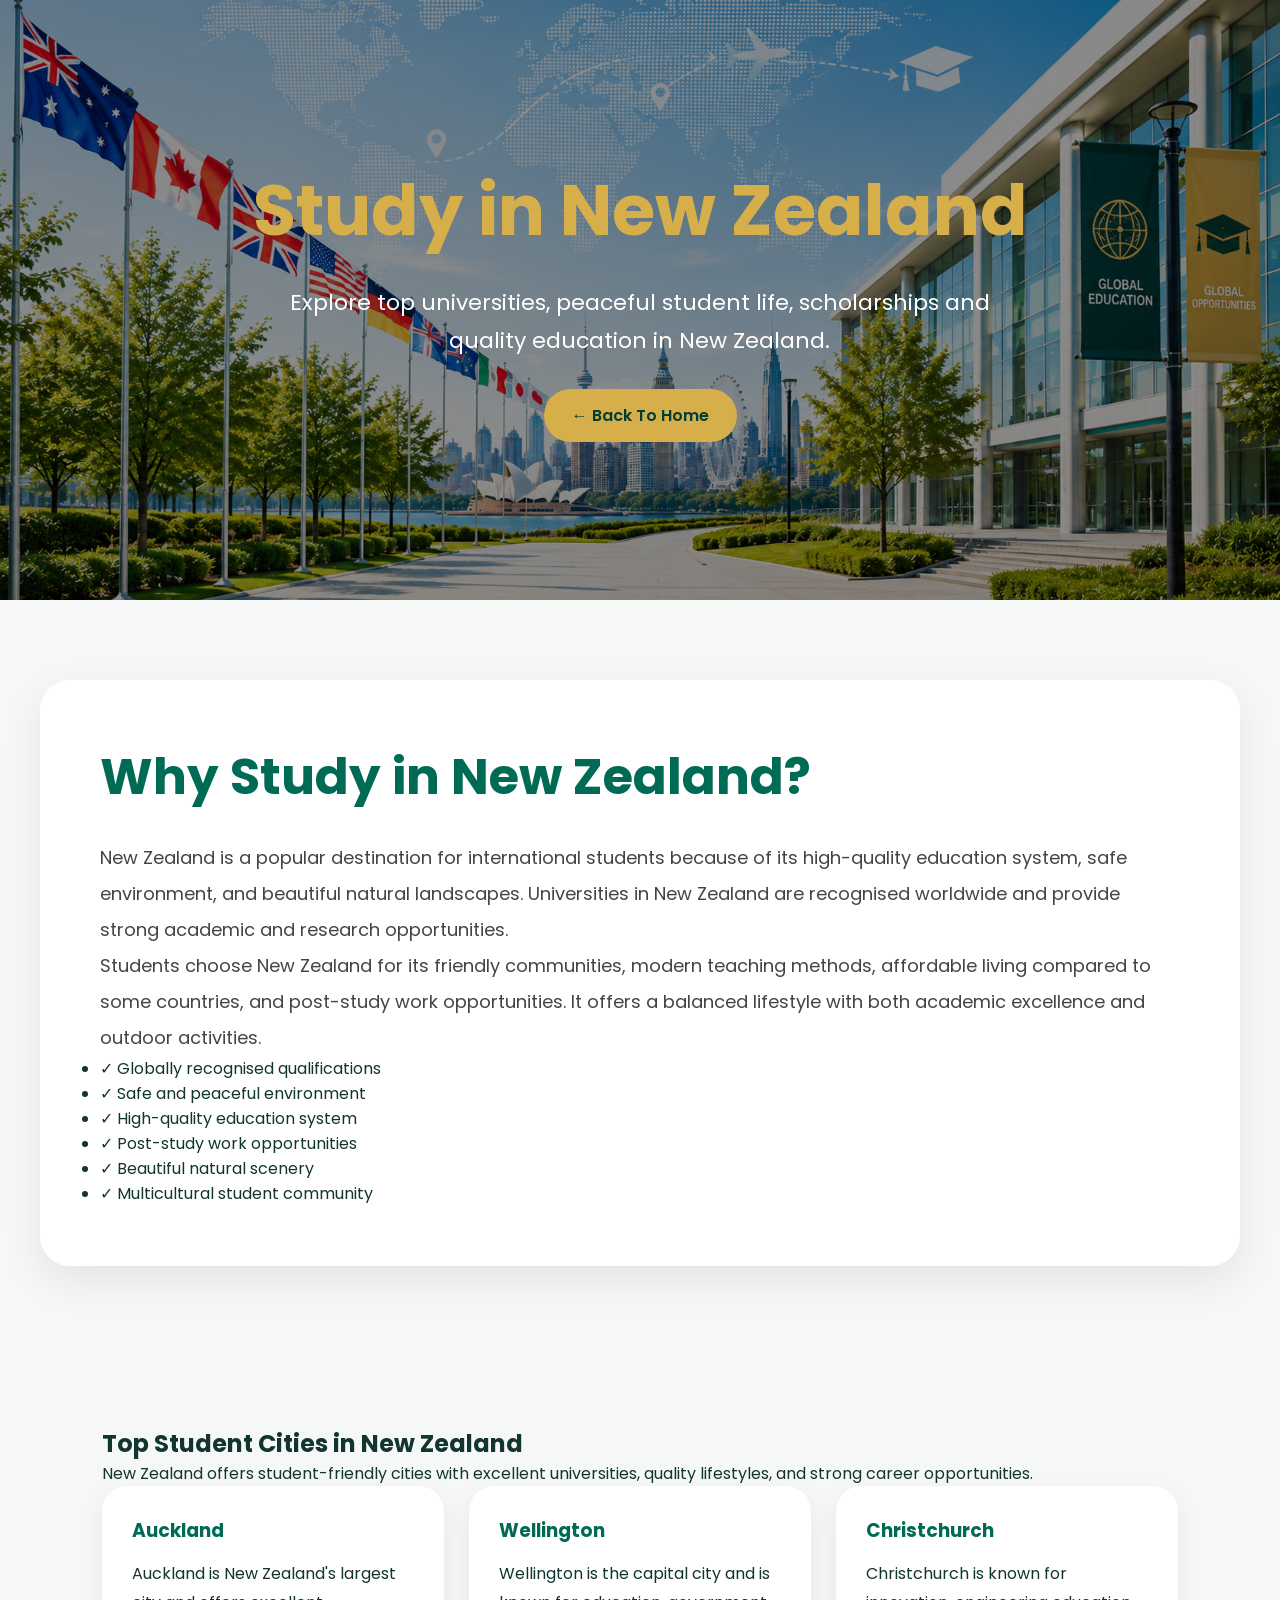
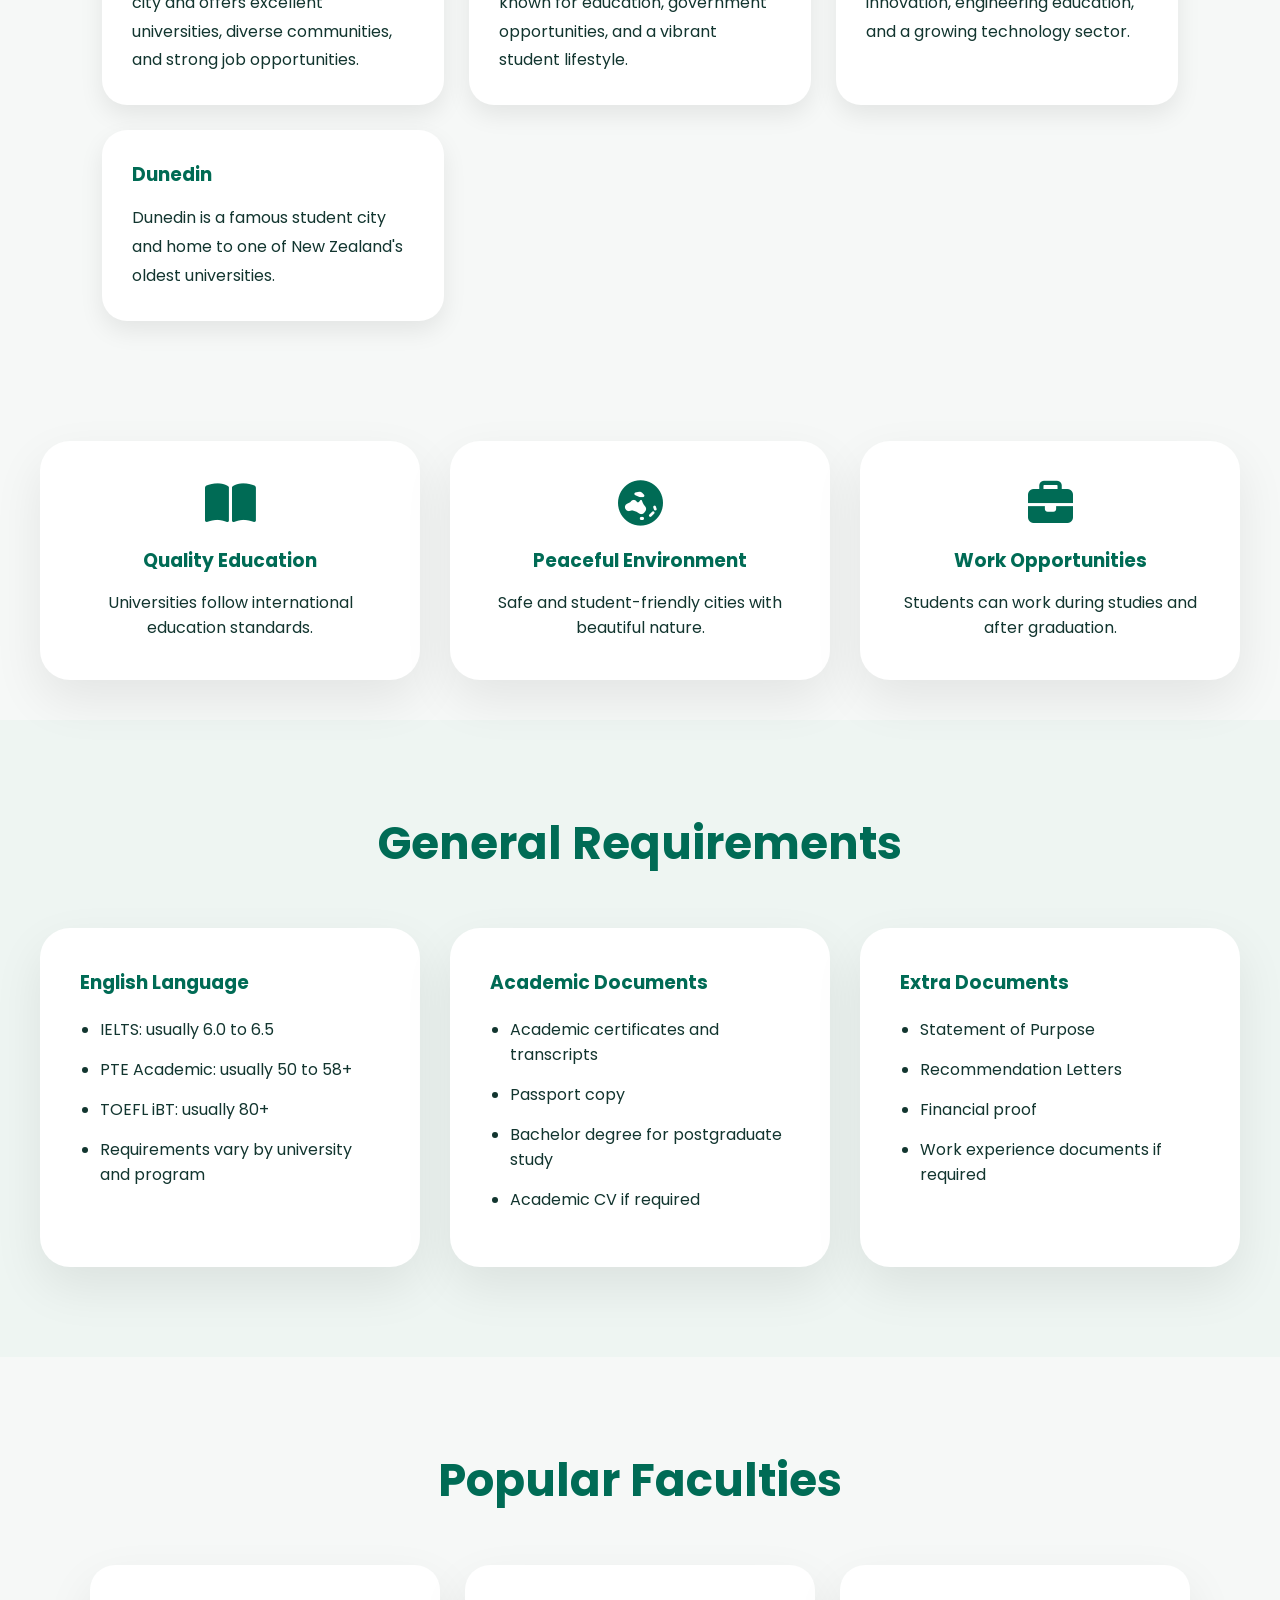
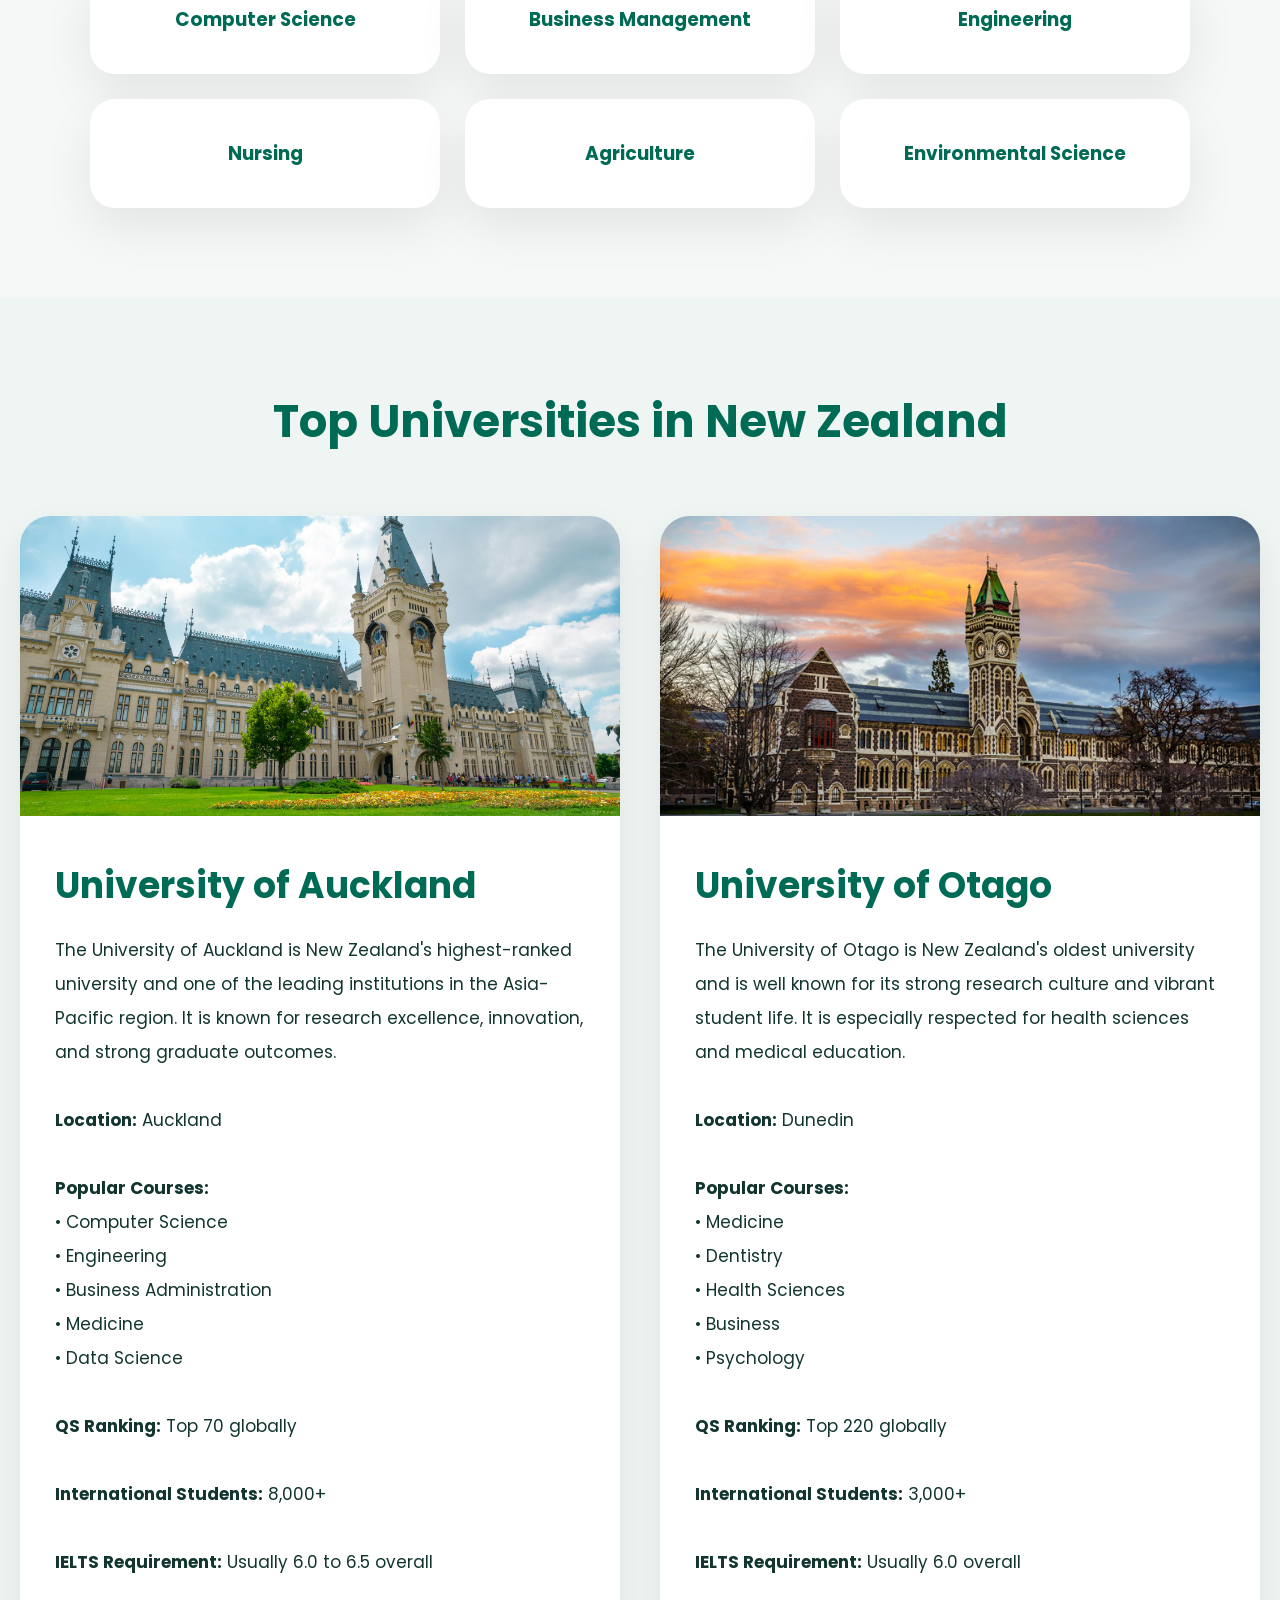
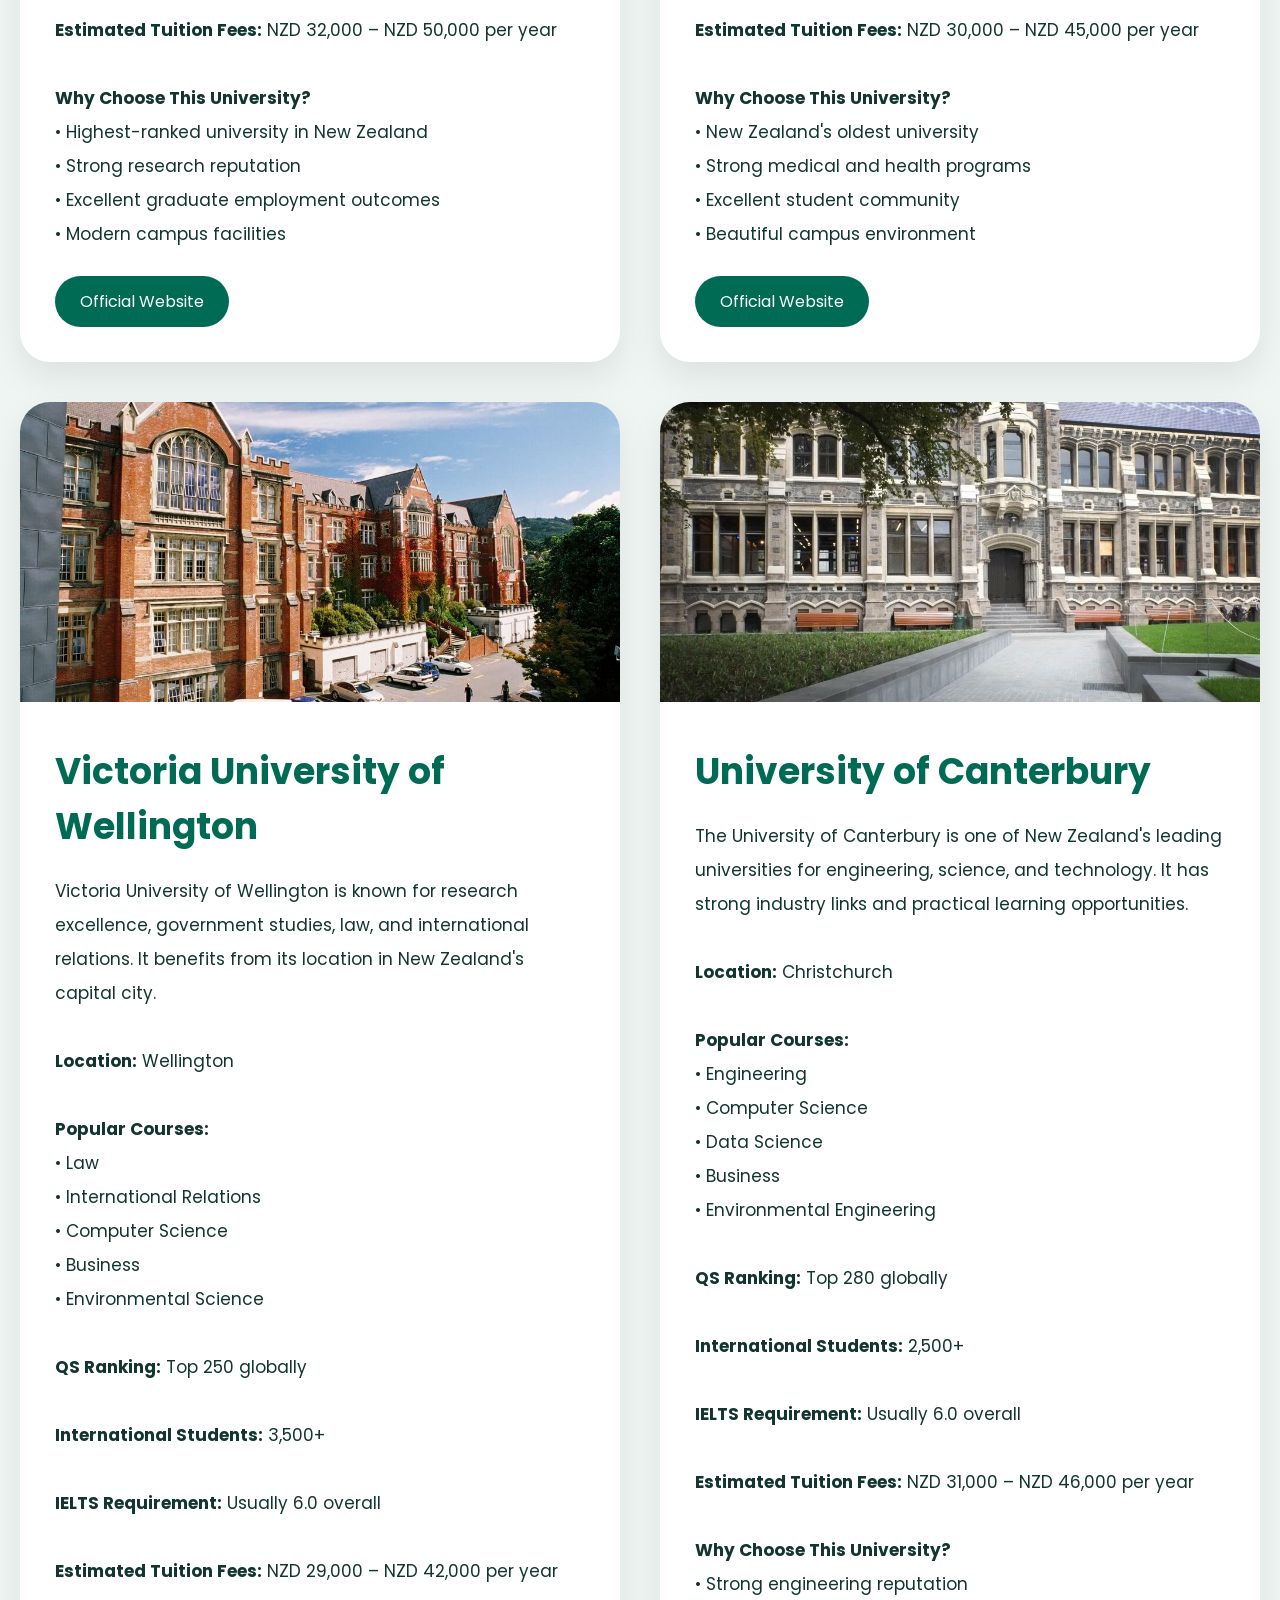
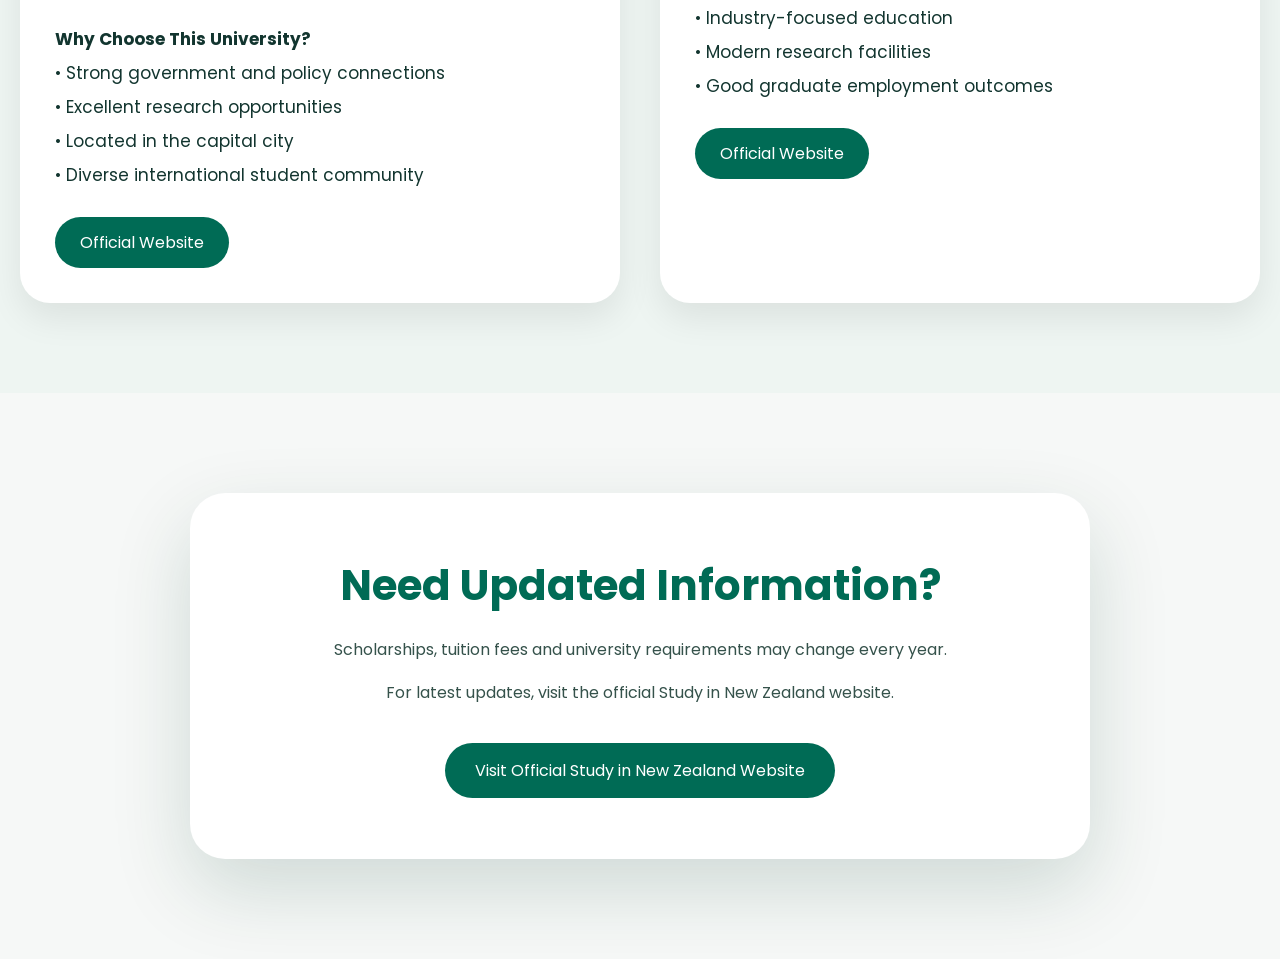
<file: pages/newzealand.html>
<!DOCTYPE html>
<html lang="en">

<head>
    <meta charset="UTF-8">
    <meta name="viewport" content="width=device-width, initial-scale=1.0">

    <title>Study in New Zealand | Global Uni Finder</title>

    <link rel="stylesheet" href="../style.css">
    <link rel="stylesheet" href="country.css">

    <link rel="stylesheet"
    href="https://cdnjs.cloudflare.com/ajax/libs/font-awesome/6.5.0/css/all.min.css">

    <link href="https://fonts.googleapis.com/css2?family=Poppins:wght@400;500;600;700&display=swap"
    rel="stylesheet">

</head>

<body>

    <!-- HERO -->

    <section class="country-hero">

        <div class="country-overlay">

            <h1>Study in New Zealand</h1>

            <p>
                Explore top universities, peaceful student life,
                scholarships and quality education in New Zealand.
            </p>

            <a href="../index.html" class="back-btn">
                ← Back To Home
            </a>

        </div>

    </section>

    <!-- INTRO -->

    <section class="country-intro">

    <div class="intro-box">

        <h2>Why Study in New Zealand?</h2>

        <p>
            New Zealand is a popular destination for international students because
            of its high-quality education system, safe environment, and beautiful
            natural landscapes. Universities in New Zealand are recognised worldwide
            and provide strong academic and research opportunities.
        </p>

        <p>
            Students choose New Zealand for its friendly communities, modern teaching
            methods, affordable living compared to some countries, and post-study work
            opportunities. It offers a balanced lifestyle with both academic excellence
            and outdoor activities.
        </p>

        <ul>
            <li>✓ Globally recognised qualifications</li>
            <li>✓ Safe and peaceful environment</li>
            <li>✓ High-quality education system</li>
            <li>✓ Post-study work opportunities</li>
            <li>✓ Beautiful natural scenery</li>
            <li>✓ Multicultural student community</li>
        </ul>

    </div>

</section>
<section class="cities-section">

    <div class="cities-box">

        <h2>Top Student Cities in New Zealand</h2>

        <p class="cities-intro">
            New Zealand offers student-friendly cities with excellent universities,
            quality lifestyles, and strong career opportunities.
        </p>

        <div class="city-grid">

            <div class="city-card">
                <h3>Auckland</h3>
                <p>
                    Auckland is New Zealand's largest city and offers excellent
                    universities, diverse communities, and strong job opportunities.
                </p>
            </div>

            <div class="city-card">
                <h3>Wellington</h3>
                <p>
                    Wellington is the capital city and is known for education,
                    government opportunities, and a vibrant student lifestyle.
                </p>
            </div>

            <div class="city-card">
                <h3>Christchurch</h3>
                <p>
                    Christchurch is known for innovation, engineering education,
                    and a growing technology sector.
                </p>
            </div>

            <div class="city-card">
                <h3>Dunedin</h3>
                <p>
                    Dunedin is a famous student city and home to one of
                    New Zealand's oldest universities.
                </p>
            </div>

        </div>

    </div>

</section>

    <!-- QUICK INFO -->

    <section class="quick-info">

        <div class="quick-card">

            <i class="fa-solid fa-book-open"></i>

            <h3>Quality Education</h3>

            <p>
                Universities follow international education standards.
            </p>

        </div>

        <div class="quick-card">

            <i class="fa-solid fa-earth-oceania"></i>

            <h3>Peaceful Environment</h3>

            <p>
                Safe and student-friendly cities with beautiful nature.
            </p>

        </div>

        <div class="quick-card">

            <i class="fa-solid fa-briefcase"></i>

            <h3>Work Opportunities</h3>

            <p>
                Students can work during studies and after graduation.
            </p>

        </div>

    </section>

    <!-- REQUIREMENTS -->

    <section class="requirements-section">

    <h2>General Requirements</h2>

    <div class="requirement-grid">

        <div class="requirement-box">

            <h3>English Language</h3>

            <ul>
                <li>IELTS: usually 6.0 to 6.5</li>
                <li>PTE Academic: usually 50 to 58+</li>
                <li>TOEFL iBT: usually 80+</li>
                <li>Requirements vary by university and program</li>
            </ul>

        </div>

        <div class="requirement-box">

            <h3>Academic Documents</h3>

            <ul>
                <li>Academic certificates and transcripts</li>
                <li>Passport copy</li>
                <li>Bachelor degree for postgraduate study</li>
                <li>Academic CV if required</li>
            </ul>

        </div>

        <div class="requirement-box">

            <h3>Extra Documents</h3>

            <ul>
                <li>Statement of Purpose</li>
                <li>Recommendation Letters</li>
                <li>Financial proof</li>
                <li>Work experience documents if required</li>
            </ul>

        </div>

    </div>

</section>

    <!-- FACULTIES -->

    <section class="faculty-section">

        <h2>Popular Faculties</h2>

        <div class="faculty-grid">

            <div class="faculty-card">
                <h3>Computer Science</h3>
            </div>

            <div class="faculty-card">
                <h3>Business Management</h3>
            </div>

            <div class="faculty-card">
                <h3>Engineering</h3>
            </div>

            <div class="faculty-card">
                <h3>Nursing</h3>
            </div>

            <div class="faculty-card">
                <h3>Agriculture</h3>
            </div>

            <div class="faculty-card">
                <h3>Environmental Science</h3>
            </div>

        </div>

    </section>

    <!-- UNIVERSITIES -->

    <section class="universities-section">

        <h2>Top Universities in New Zealand</h2>

        <div class="university-grid">

            <!-- AUCKLAND -->

            <div class="university-card">

                <img src="../Image/auckland.jpg">

                <div class="university-content">

                    <h3>University of Auckland</h3>

                    <p>
The University of Auckland is New Zealand's highest-ranked university
and one of the leading institutions in the Asia-Pacific region.
It is known for research excellence, innovation, and strong graduate outcomes. <br><br>

<b>Location:</b> Auckland <br><br>

<b>Popular Courses:</b><br>
• Computer Science <br>
• Engineering <br>
• Business Administration <br>
• Medicine <br>
• Data Science <br><br>

<b>QS Ranking:</b> Top 70 globally <br><br>

<b>International Students:</b> 8,000+ <br><br>

<b>IELTS Requirement:</b> Usually 6.0 to 6.5 overall <br><br>

<b>Estimated Tuition Fees:</b> NZD 32,000 – NZD 50,000 per year <br><br>

<b>Why Choose This University?</b><br>
• Highest-ranked university in New Zealand <br>
• Strong research reputation <br>
• Excellent graduate employment outcomes <br>
• Modern campus facilities <br>
</p>

                    <div class="uni-buttons">

                        <a href="https://www.auckland.ac.nz/en.html" target="_blank">
                            Official Website
                        </a>

                    </div>

                </div>

            </div>

            <!-- OTAGO -->

            <div class="university-card">

                <img src="../Image/otago.jpg">

                <div class="university-content">

                    <h3>University of Otago</h3>

                    <p>
The University of Otago is New Zealand's oldest university and is well known
for its strong research culture and vibrant student life. It is especially
respected for health sciences and medical education. <br><br>

<b>Location:</b> Dunedin <br><br>

<b>Popular Courses:</b><br>
• Medicine <br>
• Dentistry <br>
• Health Sciences <br>
• Business <br>
• Psychology <br><br>

<b>QS Ranking:</b> Top 220 globally <br><br>

<b>International Students:</b> 3,000+ <br><br>

<b>IELTS Requirement:</b> Usually 6.0 overall <br><br>

<b>Estimated Tuition Fees:</b> NZD 30,000 – NZD 45,000 per year <br><br>

<b>Why Choose This University?</b><br>
• New Zealand's oldest university <br>
• Strong medical and health programs <br>
• Excellent student community <br>
• Beautiful campus environment <br>
</p>

                    <div class="uni-buttons">

                        <a href="https://www.otago.ac.nz/" target="_blank">
                            Official Website
                        </a>

                    </div>

                </div>

            </div>

            <!-- VICTORIA -->

            <div class="university-card">

                <img src="../Image/Victoria-Wellington-University.jpg">

                <div class="university-content">

                    <h3>Victoria University of Wellington</h3>

                    <p>
Victoria University of Wellington is known for research excellence,
government studies, law, and international relations. It benefits
from its location in New Zealand's capital city. <br><br>

<b>Location:</b> Wellington <br><br>

<b>Popular Courses:</b><br>
• Law <br>
• International Relations <br>
• Computer Science <br>
• Business <br>
• Environmental Science <br><br>

<b>QS Ranking:</b> Top 250 globally <br><br>

<b>International Students:</b> 3,500+ <br><br>

<b>IELTS Requirement:</b> Usually 6.0 overall <br><br>

<b>Estimated Tuition Fees:</b> NZD 29,000 – NZD 42,000 per year <br><br>

<b>Why Choose This University?</b><br>
• Strong government and policy connections <br>
• Excellent research opportunities <br>
• Located in the capital city <br>
• Diverse international student community <br>
</p>

                    <div class="uni-buttons">

                        <a href="https://www.wgtn.ac.nz/" target="_blank">
                            Official Website
                        </a>

                    </div>

                </div>

            </div>

            <!-- CANTERBURY -->

            <div class="university-card">

                <img src="../Image/canterbury.jpg">

                <div class="university-content">

                    <h3>University of Canterbury</h3>

                    <p>
The University of Canterbury is one of New Zealand's leading universities
for engineering, science, and technology. It has strong industry links
and practical learning opportunities. <br><br>

<b>Location:</b> Christchurch <br><br>

<b>Popular Courses:</b><br>
• Engineering <br>
• Computer Science <br>
• Data Science <br>
• Business <br>
• Environmental Engineering <br><br>

<b>QS Ranking:</b> Top 280 globally <br><br>

<b>International Students:</b> 2,500+ <br><br>

<b>IELTS Requirement:</b> Usually 6.0 overall <br><br>

<b>Estimated Tuition Fees:</b> NZD 31,000 – NZD 46,000 per year <br><br>

<b>Why Choose This University?</b><br>
• Strong engineering reputation <br>
• Industry-focused education <br>
• Modern research facilities <br>
• Good graduate employment outcomes <br>
</p>

                    <div class="uni-buttons">

                        <a href="https://www.canterbury.ac.nz/" target="_blank">
                            Official Website
                        </a>

                    </div>

                </div>

            </div>

        </div>

    </section>

    <!-- OFFICIAL -->

    <section class="official-section">

        <div class="official-box">

            <h2>Need Updated Information?</h2>

            <p>
                Scholarships, tuition fees and university
                requirements may change every year.
            </p>

            <p>
                For latest updates, visit the official
                Study in New Zealand website.
            </p>

            <a href="https://www.studywithnewzealand.govt.nz/en/" target="_blank">
                Visit Official Study in New Zealand Website
            </a>

        </div>

    </section>

</body>

</html>
</file>
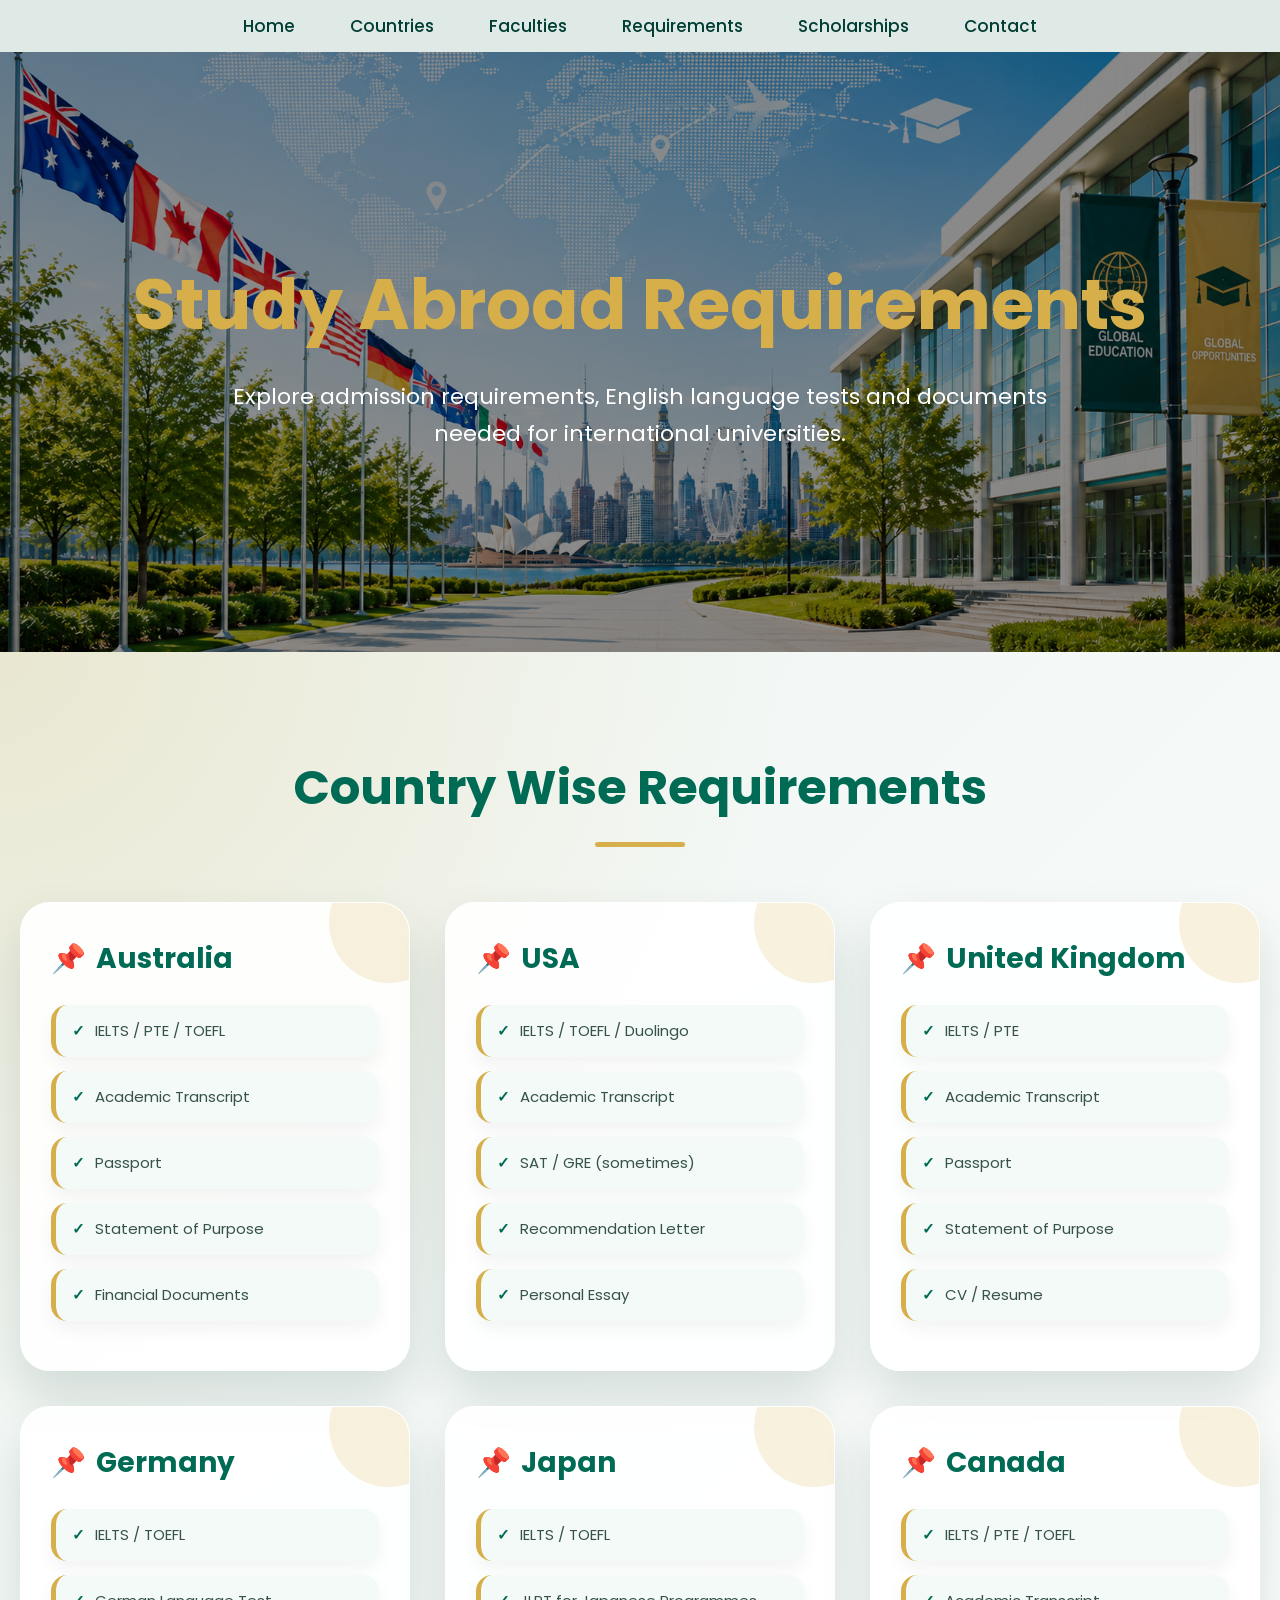
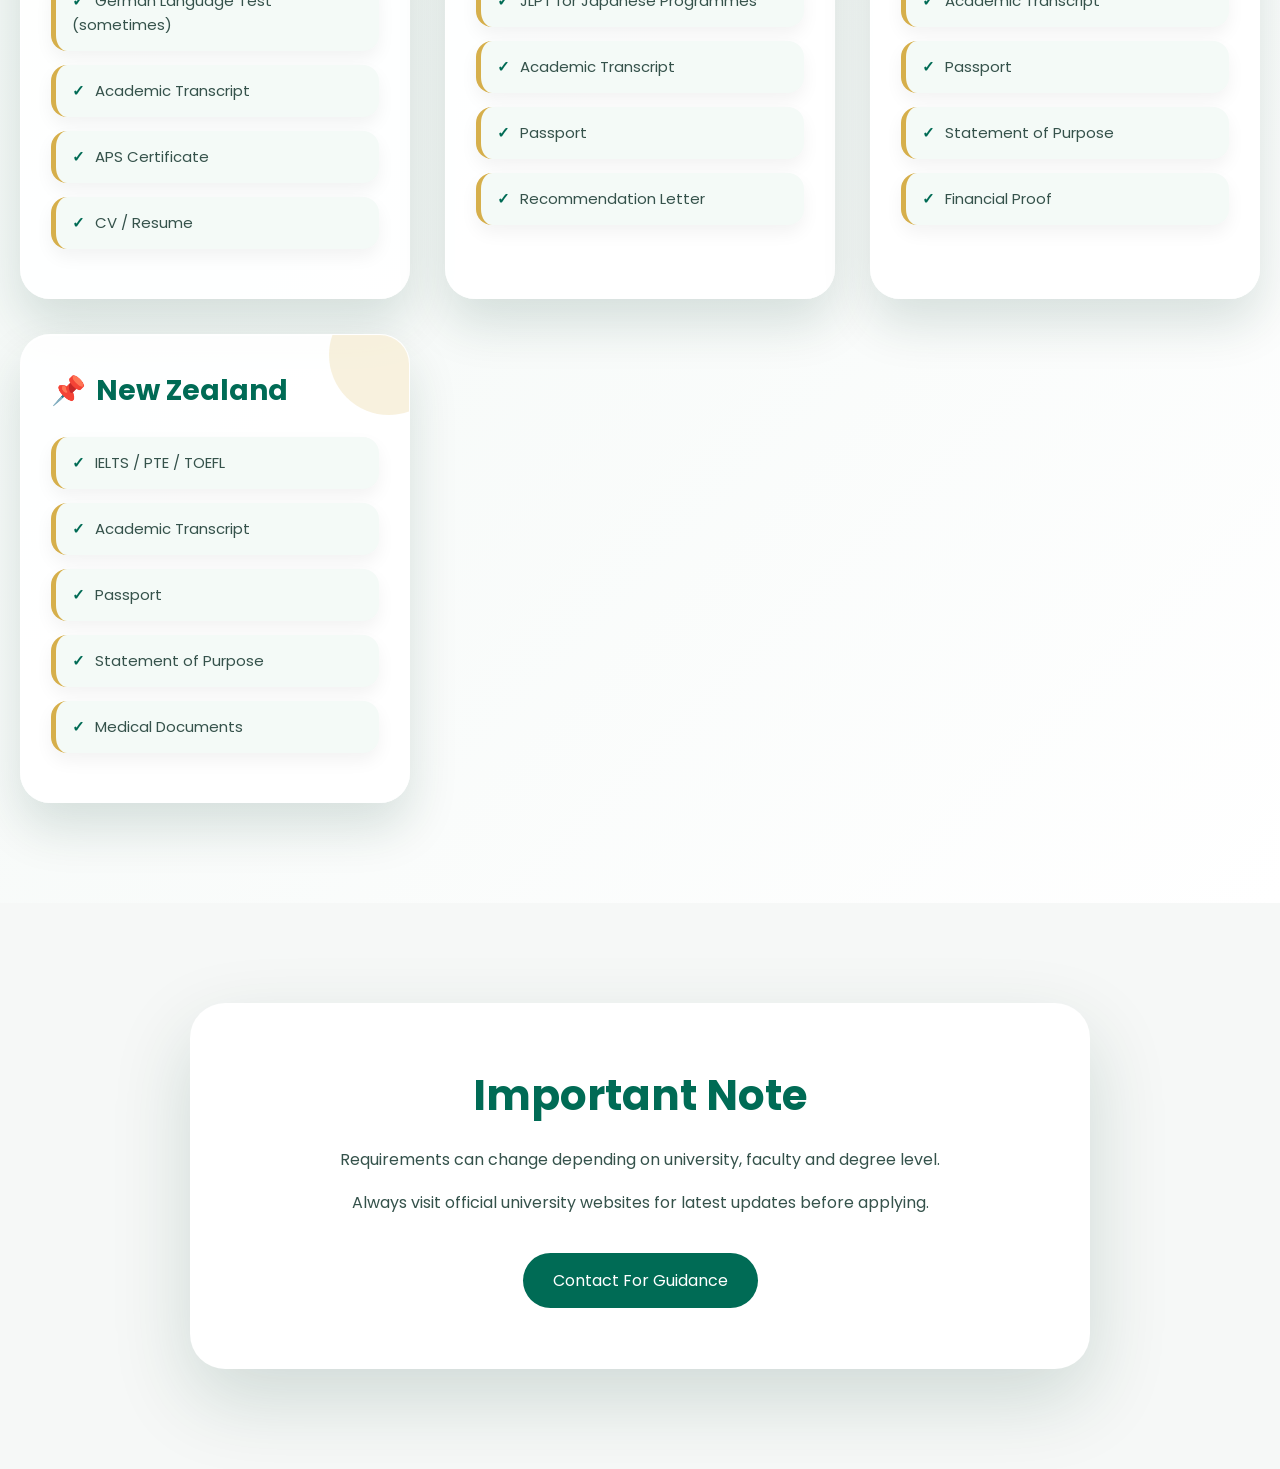
<file: pages/requirements.html>
<!DOCTYPE html>
<html lang="en">

<head>

    <meta charset="UTF-8">
    <meta name="viewport" content="width=device-width, initial-scale=1.0">

    <title>Requirements | Global Uni Finder</title>

    <link rel="stylesheet" href="../style.css">
    <link rel="stylesheet" href="country.css">

    <link rel="stylesheet"
    href="https://cdnjs.cloudflare.com/ajax/libs/font-awesome/6.5.0/css/all.min.css">

    <link href="https://fonts.googleapis.com/css2?family=Poppins:wght@400;500;600;700&display=swap"
    rel="stylesheet">

</head>

<body>

    <!-- NAVBAR -->

    <nav class="navbar">

        <a href="../index.html">Home</a>

        <a href="../index.html#countries">Countries</a>

        <a href="faculties.html">Faculties</a>

        <a href="requirements.html">Requirements</a>

        <a href="scholarships.html">Scholarships</a>

        <a href="contact.html">Contact</a>

    </nav>

    <!-- HERO -->

    <section class="country-hero">

        <div class="country-overlay">

            <h1>Study Abroad Requirements</h1>

            <p>
                Explore admission requirements,
                English language tests and documents
                needed for international universities.
            </p>

        </div>

    </section>

    <!-- REQUIREMENTS TABLE -->

    <section class="requirements-page">

        <h2>Country Wise Requirements</h2>

        <div class="requirements-table">

            <!-- AUSTRALIA -->

            <div class="requirement-country">

                <h3>Australia</h3>

                <ul>
                    <li>IELTS / PTE / TOEFL</li>
                    <li>Academic Transcript</li>
                    <li>Passport</li>
                    <li>Statement of Purpose</li>
                    <li>Financial Documents</li>
                </ul>

            </div>

            <!-- USA -->

            <div class="requirement-country">

                <h3>USA</h3>

                <ul>
                    <li>IELTS / TOEFL / Duolingo</li>
                    <li>Academic Transcript</li>
                    <li>SAT / GRE (sometimes)</li>
                    <li>Recommendation Letter</li>
                    <li>Personal Essay</li>
                </ul>

            </div>

            <!-- UK -->

            <div class="requirement-country">

                <h3>United Kingdom</h3>

                <ul>
                    <li>IELTS / PTE</li>
                    <li>Academic Transcript</li>
                    <li>Passport</li>
                    <li>Statement of Purpose</li>
                    <li>CV / Resume</li>
                </ul>

            </div>

            <!-- GERMANY -->

            <div class="requirement-country">

                <h3>Germany</h3>

                <ul>
                    <li>IELTS / TOEFL</li>
                    <li>German Language Test (sometimes)</li>
                    <li>Academic Transcript</li>
                    <li>APS Certificate</li>
                    <li>CV / Resume</li>
                </ul>

            </div>

            <!-- JAPAN -->

            <div class="requirement-country">

                <h3>Japan</h3>

                <ul>
                    <li>IELTS / TOEFL</li>
                    <li>JLPT for Japanese Programmes</li>
                    <li>Academic Transcript</li>
                    <li>Passport</li>
                    <li>Recommendation Letter</li>
                </ul>

            </div>

            <!-- CANADA -->

            <div class="requirement-country">

                <h3>Canada</h3>

                <ul>
                    <li>IELTS / PTE / TOEFL</li>
                    <li>Academic Transcript</li>
                    <li>Passport</li>
                    <li>Statement of Purpose</li>
                    <li>Financial Proof</li>
                </ul>

            </div>

            <!-- NEW ZEALAND -->

            <div class="requirement-country">

                <h3>New Zealand</h3>

                <ul>
                    <li>IELTS / PTE / TOEFL</li>
                    <li>Academic Transcript</li>
                    <li>Passport</li>
                    <li>Statement of Purpose</li>
                    <li>Medical Documents</li>
                </ul>

            </div>

        </div>

    </section>

    <!-- EXTRA INFO -->

    <section class="official-section">

        <div class="official-box">

            <h2>Important Note</h2>

            <p>
                Requirements can change depending on
                university, faculty and degree level.
            </p>

            <p>
                Always visit official university websites
                for latest updates before applying.
            </p>

            <a href="contact.html">
                Contact For Guidance
            </a>

        </div>

    </section>

</body>

</html>
</file>
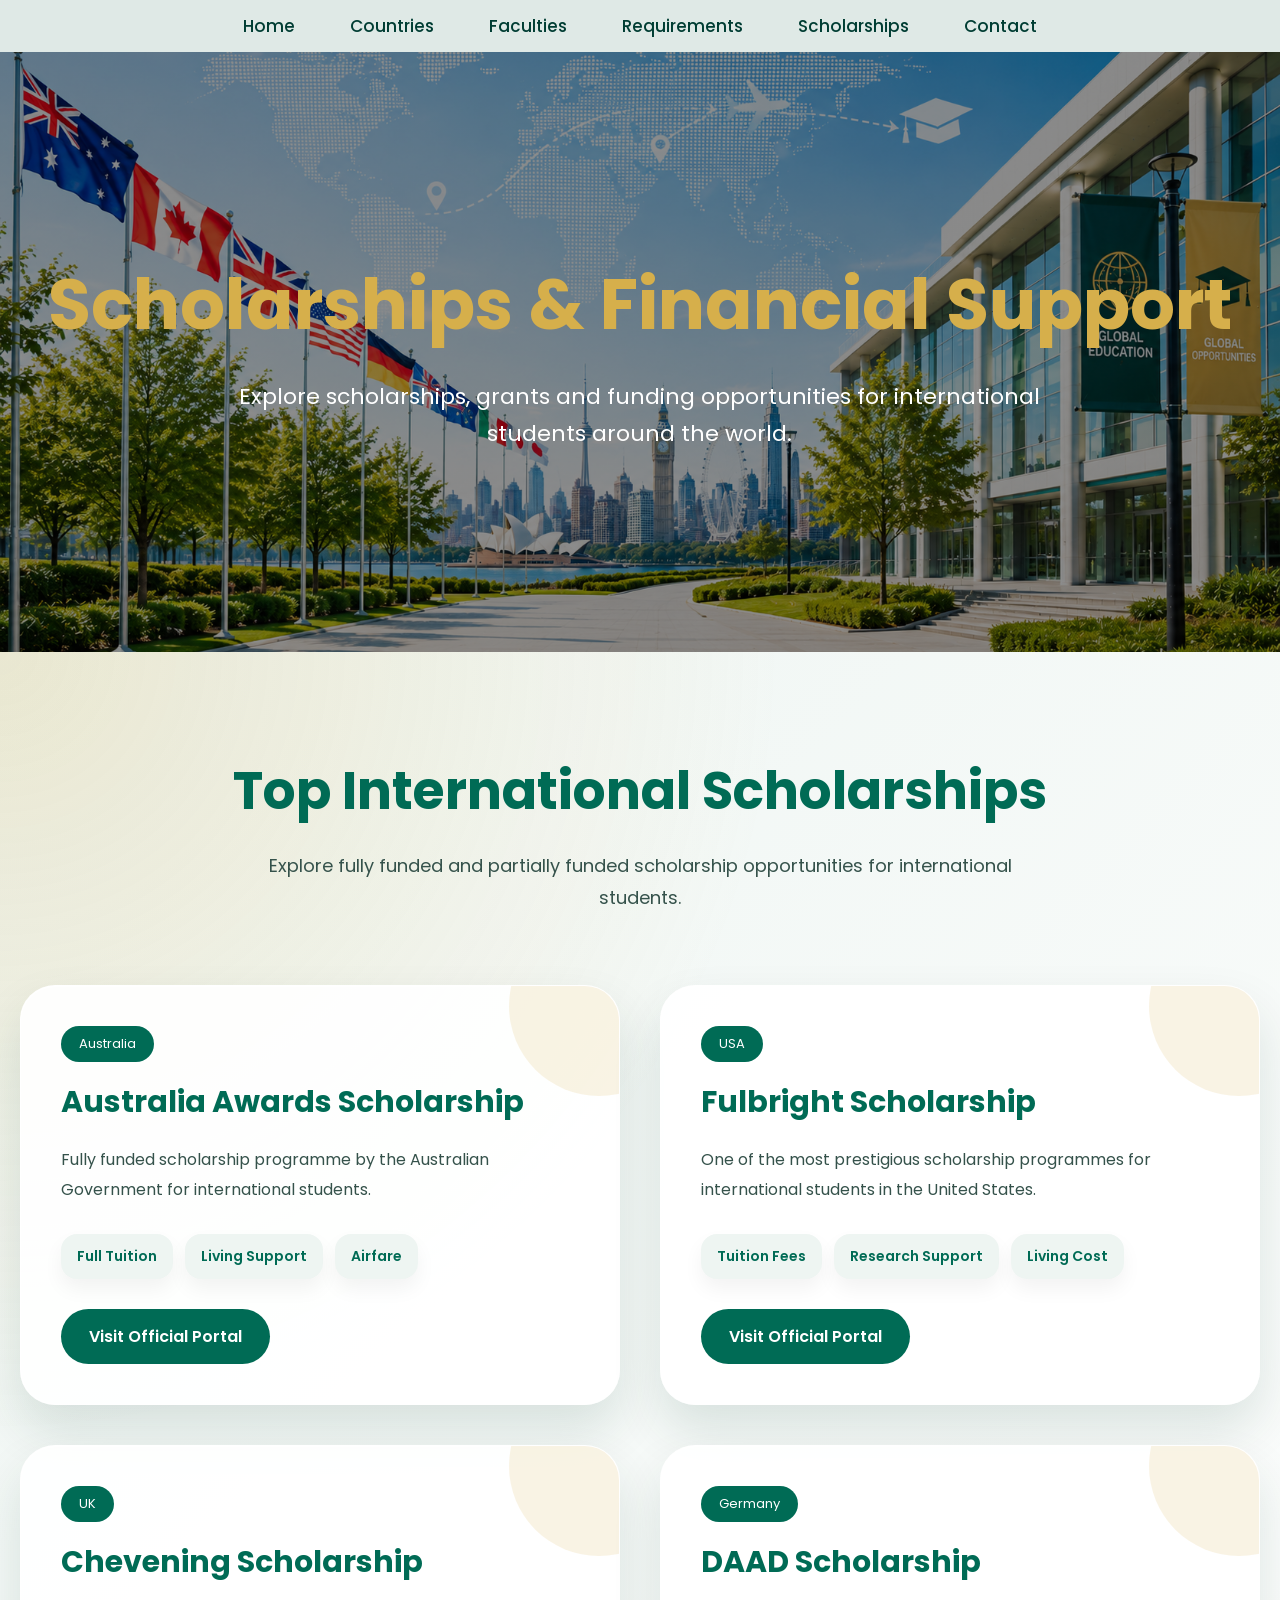
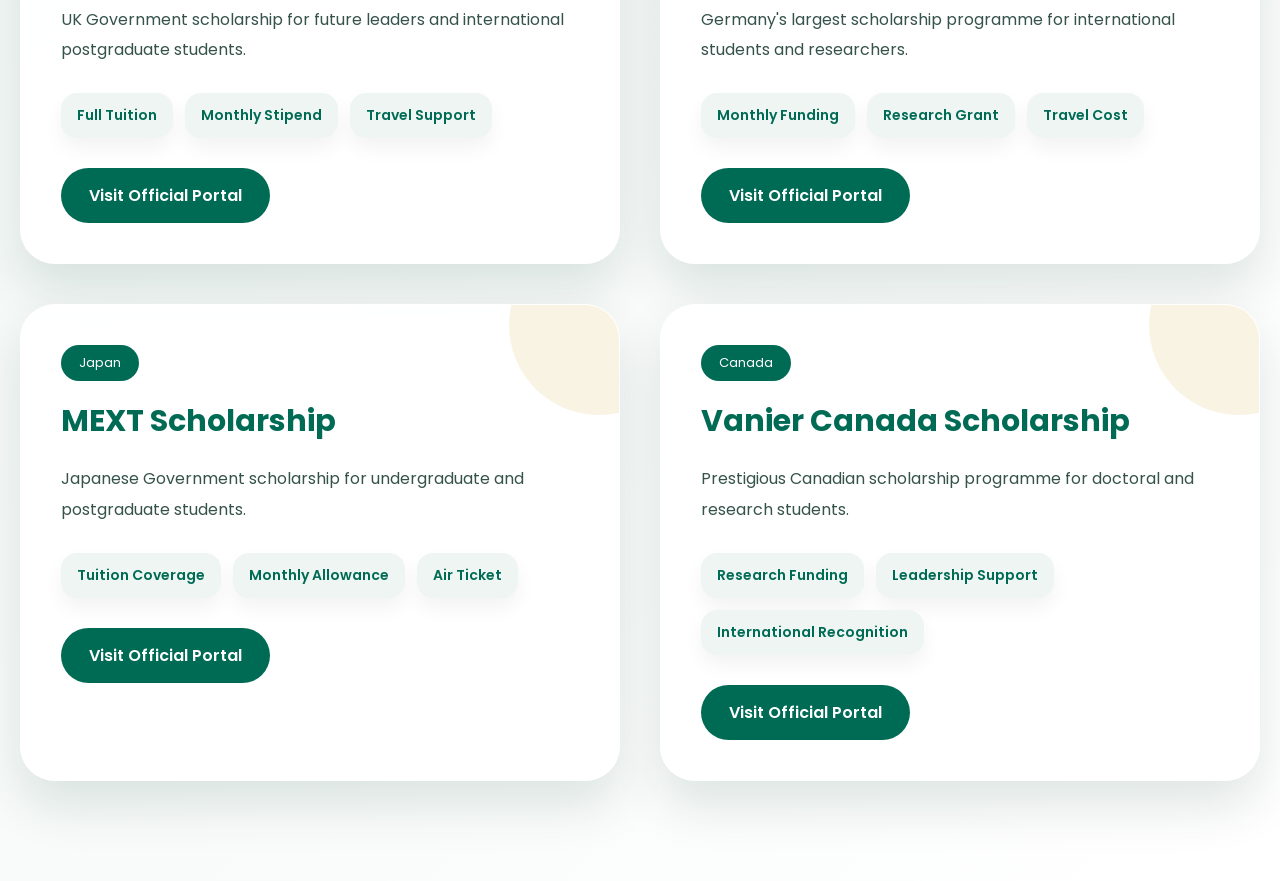
<file: pages/scholarships.html>
<!DOCTYPE html>
<html lang="en">

<head>

    <meta charset="UTF-8">
    <meta name="viewport" content="width=device-width, initial-scale=1.0">

    <title>Scholarships | Global Uni Finder</title>

    <link rel="stylesheet" href="../style.css">
    <link rel="stylesheet" href="country.css">

    <link rel="stylesheet"
    href="https://cdnjs.cloudflare.com/ajax/libs/font-awesome/6.5.0/css/all.min.css">

    <link href="https://fonts.googleapis.com/css2?family=Poppins:wght@400;500;600;700&display=swap"
    rel="stylesheet">

</head>

<body>

    <!-- NAVBAR -->

    <nav class="navbar">

        <a href="../index.html">Home</a>

        <a href="../index.html#countries">Countries</a>

        <a href="faculties.html">Faculties</a>

        <a href="requirements.html">Requirements</a>

        <a href="scholarships.html">Scholarships</a>

        <a href="contact.html">Contact</a>

    </nav>

    <!-- HERO -->

    <section class="country-hero">

        <div class="country-overlay">

            <h1>Scholarships & Financial Support</h1>

            <p>
                Explore scholarships, grants and funding opportunities
                for international students around the world.
            </p>

        </div>

    </section>

    <!-- SCHOLARSHIP SECTION -->

    <section class="scholarship-page">

    <div class="scholarship-heading">

        <h2>Top International Scholarships</h2>

        <p>
            Explore fully funded and partially funded scholarship
            opportunities for international students.
        </p>

    </div>

    <div class="scholarship-grid">

        <!-- AUSTRALIA -->

        <div class="scholarship-card">

            <div class="scholarship-top">

                <span class="country-tag">Australia</span>

                <h3>Australia Awards Scholarship</h3>

            </div>

            <p class="scholarship-text">

                Fully funded scholarship programme by the Australian Government
                for international students.

            </p>

            <div class="scholarship-benefits">

                <div class="benefit-box">
                    Full Tuition
                </div>

                <div class="benefit-box">
                    Living Support
                </div>

                <div class="benefit-box">
                    Airfare
                </div>

            </div>

            <a href="https://www.australiaawardsbangladesh.org/"
            target="_blank">

                Visit Official Portal

            </a>

        </div>

        <!-- USA -->

        <div class="scholarship-card">

            <div class="scholarship-top">

                <span class="country-tag">USA</span>

                <h3>Fulbright Scholarship</h3>

            </div>

            <p class="scholarship-text">

                One of the most prestigious scholarship programmes
                for international students in the United States.

            </p>

            <div class="scholarship-benefits">

                <div class="benefit-box">
                    Tuition Fees
                </div>

                <div class="benefit-box">
                    Research Support
                </div>

                <div class="benefit-box">
                    Living Cost
                </div>

            </div>

            <a href="https://foreign.fulbrightonline.org/"
            target="_blank">

                Visit Official Portal

            </a>

        </div>

        <!-- UK -->

        <div class="scholarship-card">

            <div class="scholarship-top">

                <span class="country-tag">UK</span>

                <h3>Chevening Scholarship</h3>

            </div>

            <p class="scholarship-text">

                UK Government scholarship for future leaders
                and international postgraduate students.

            </p>

            <div class="scholarship-benefits">

                <div class="benefit-box">
                    Full Tuition
                </div>

                <div class="benefit-box">
                    Monthly Stipend
                </div>

                <div class="benefit-box">
                    Travel Support
                </div>

            </div>

            <a href="https://www.chevening.org/"
            target="_blank">

                Visit Official Portal

            </a>

        </div>

        <!-- GERMANY -->

        <div class="scholarship-card">

            <div class="scholarship-top">

                <span class="country-tag">Germany</span>

                <h3>DAAD Scholarship</h3>

            </div>

            <p class="scholarship-text">

                Germany's largest scholarship programme
                for international students and researchers.

            </p>

            <div class="scholarship-benefits">

                <div class="benefit-box">
                    Monthly Funding
                </div>

                <div class="benefit-box">
                    Research Grant
                </div>

                <div class="benefit-box">
                    Travel Cost
                </div>

            </div>

            <a href="https://www.daad.de/en/"
            target="_blank">

                Visit Official Portal

            </a>

        </div>

        <!-- JAPAN -->

        <div class="scholarship-card">

            <div class="scholarship-top">

                <span class="country-tag">Japan</span>

                <h3>MEXT Scholarship</h3>

            </div>

            <p class="scholarship-text">

                Japanese Government scholarship for
                undergraduate and postgraduate students.

            </p>

            <div class="scholarship-benefits">

                <div class="benefit-box">
                    Tuition Coverage
                </div>

                <div class="benefit-box">
                    Monthly Allowance
                </div>

                <div class="benefit-box">
                    Air Ticket
                </div>

            </div>

            <a href="https://www.studyinjapan.go.jp/en/planning/scholarship/"
            target="_blank">

                Visit Official Portal

            </a>

        </div>

        <!-- CANADA -->

        <div class="scholarship-card">

            <div class="scholarship-top">

                <span class="country-tag">Canada</span>

                <h3>Vanier Canada Scholarship</h3>

            </div>

            <p class="scholarship-text">

                Prestigious Canadian scholarship programme
                for doctoral and research students.

            </p>

            <div class="scholarship-benefits">

                <div class="benefit-box">
                    Research Funding
                </div>

                <div class="benefit-box">
                    Leadership Support
                </div>

                <div class="benefit-box">
                    International Recognition
                </div>

            </div>

            <a href="https://vanier.gc.ca/en/home-accueil.html"
            target="_blank">

                Visit Official Portal

            </a>

        </div>

    </div>

</section>
</body>

</html>
</file>
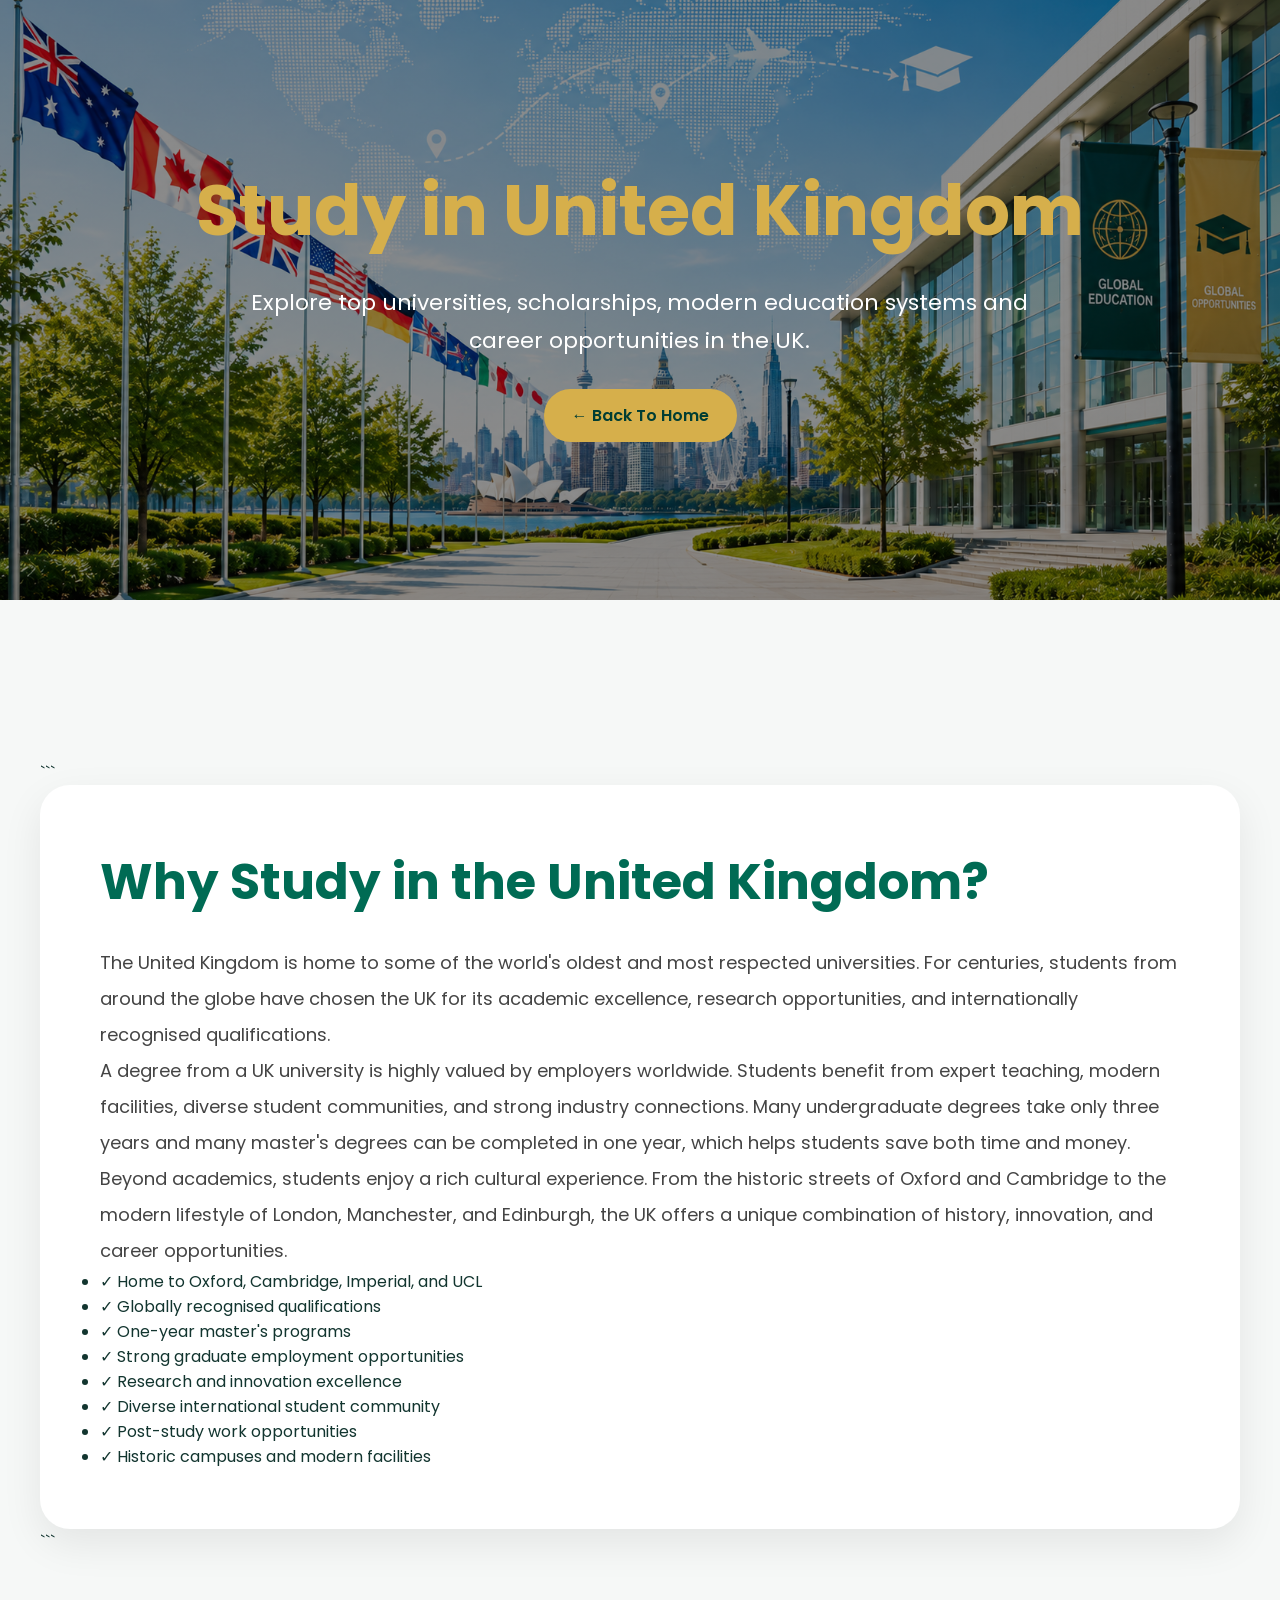
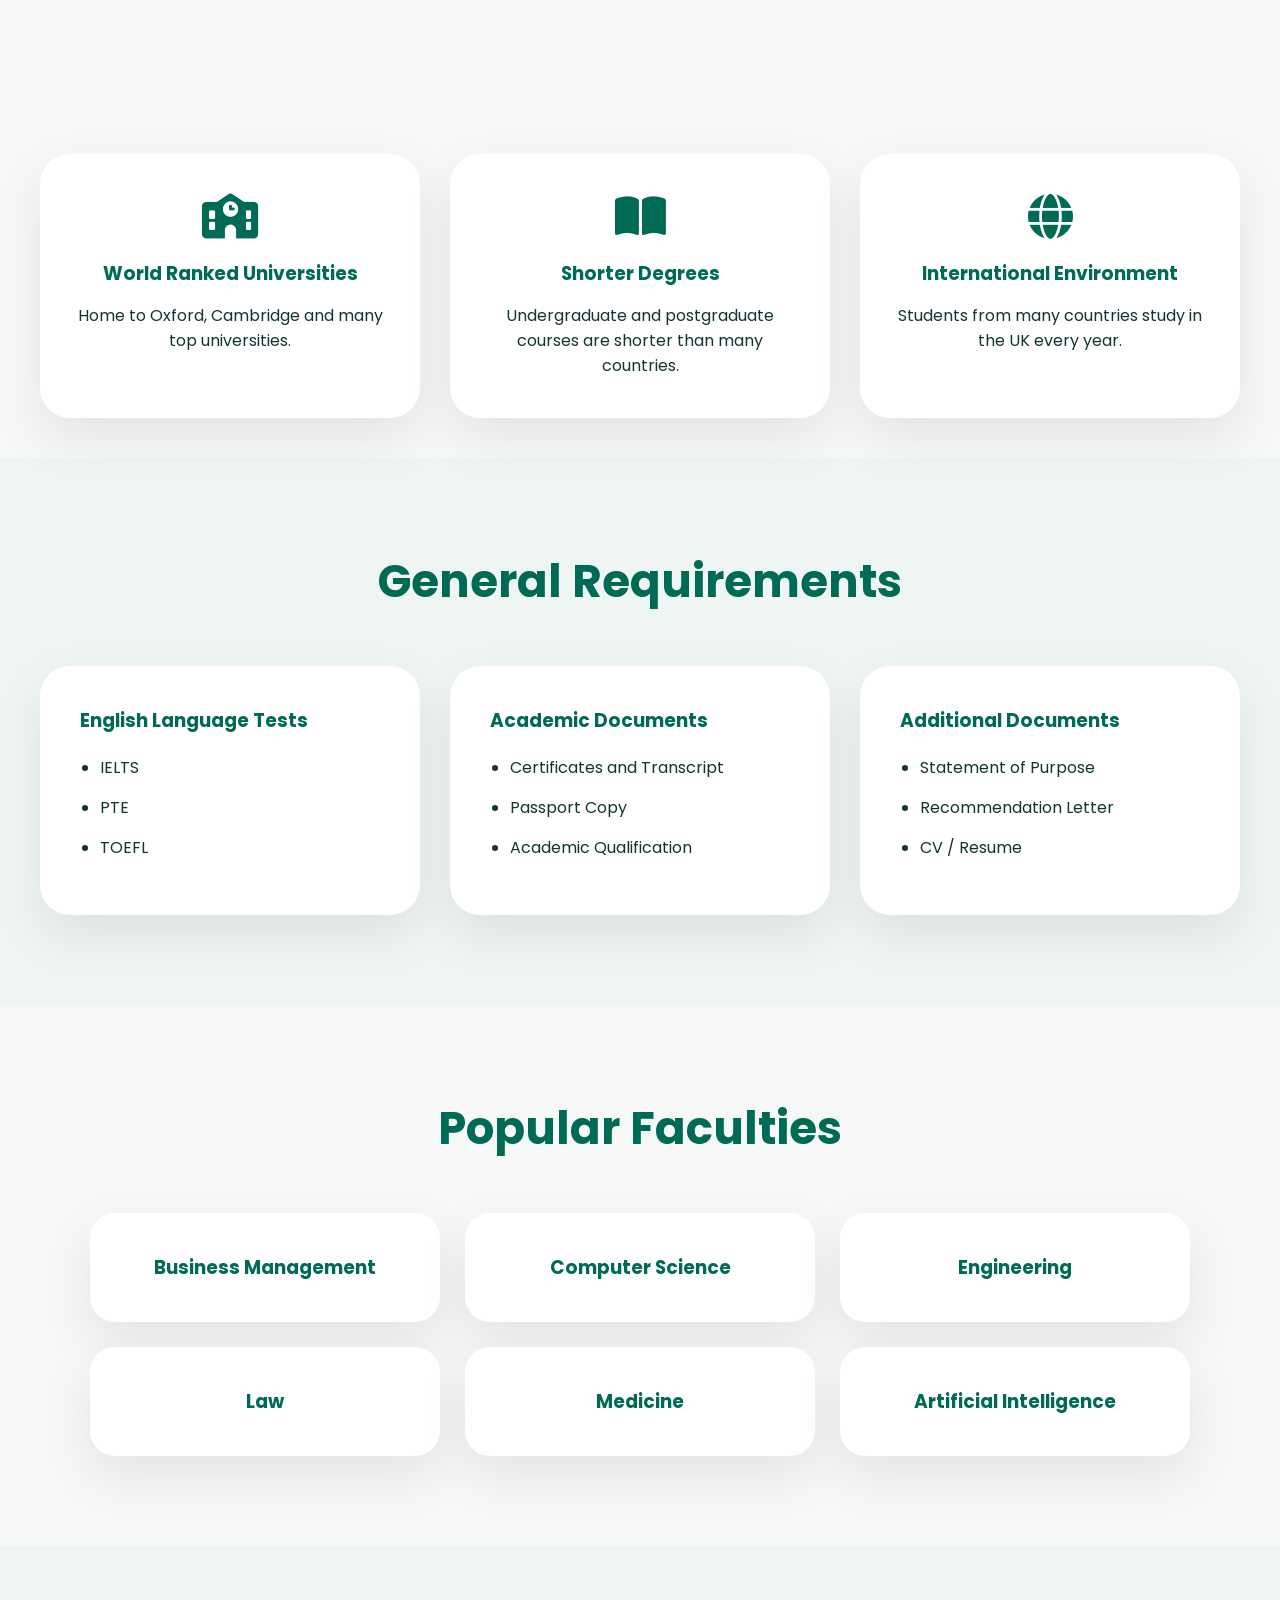
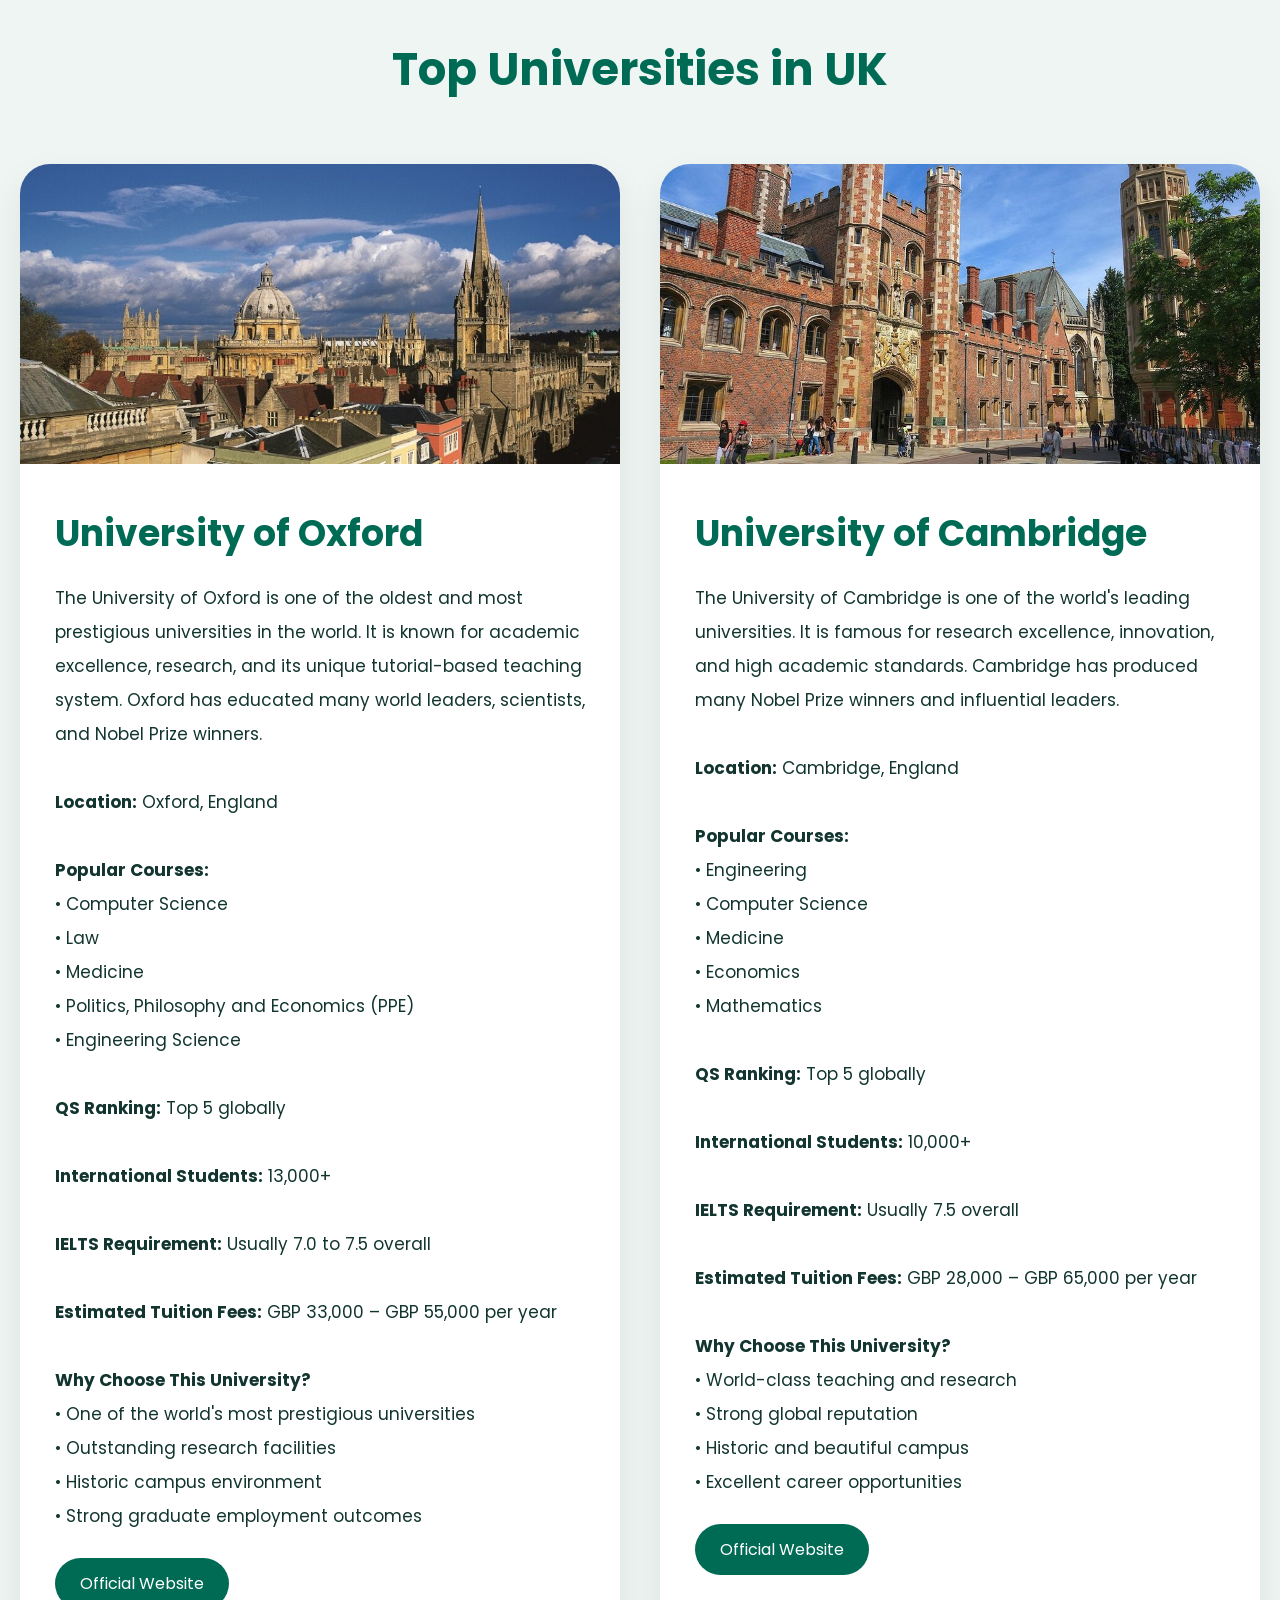
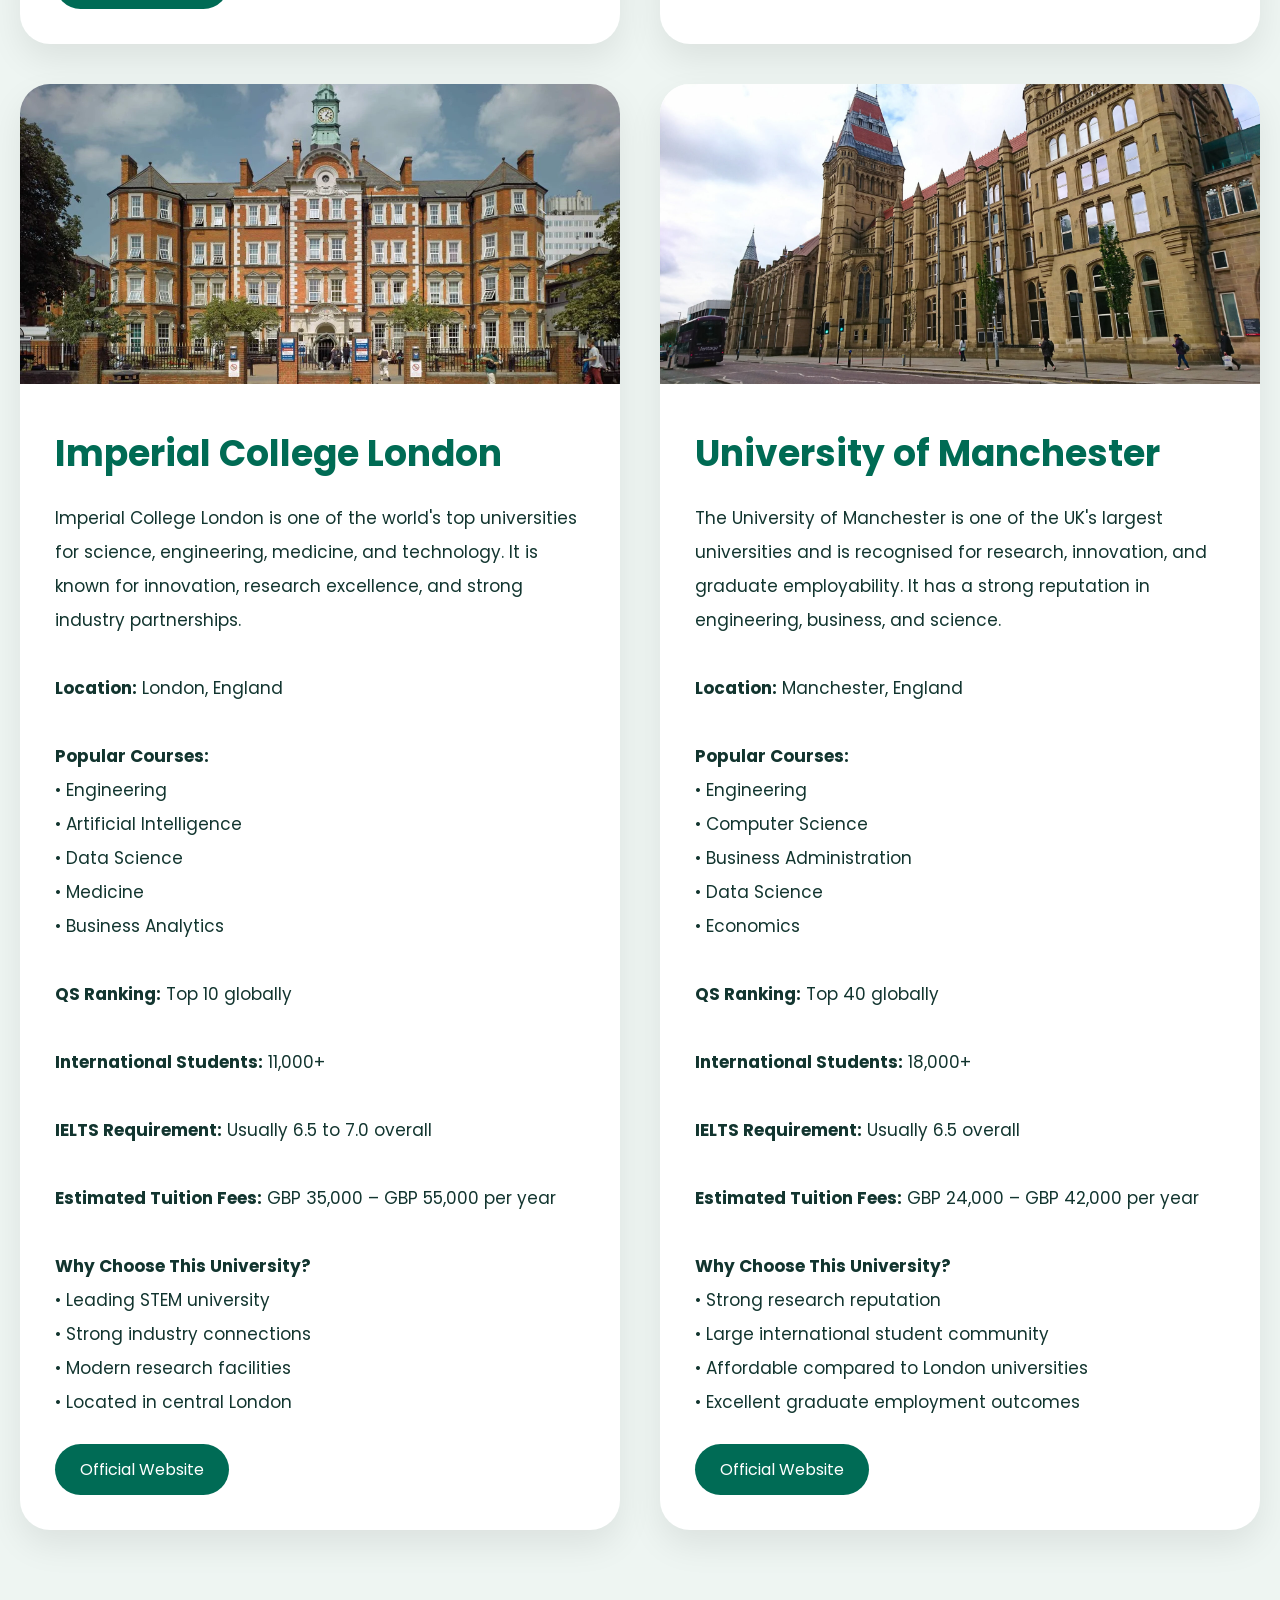
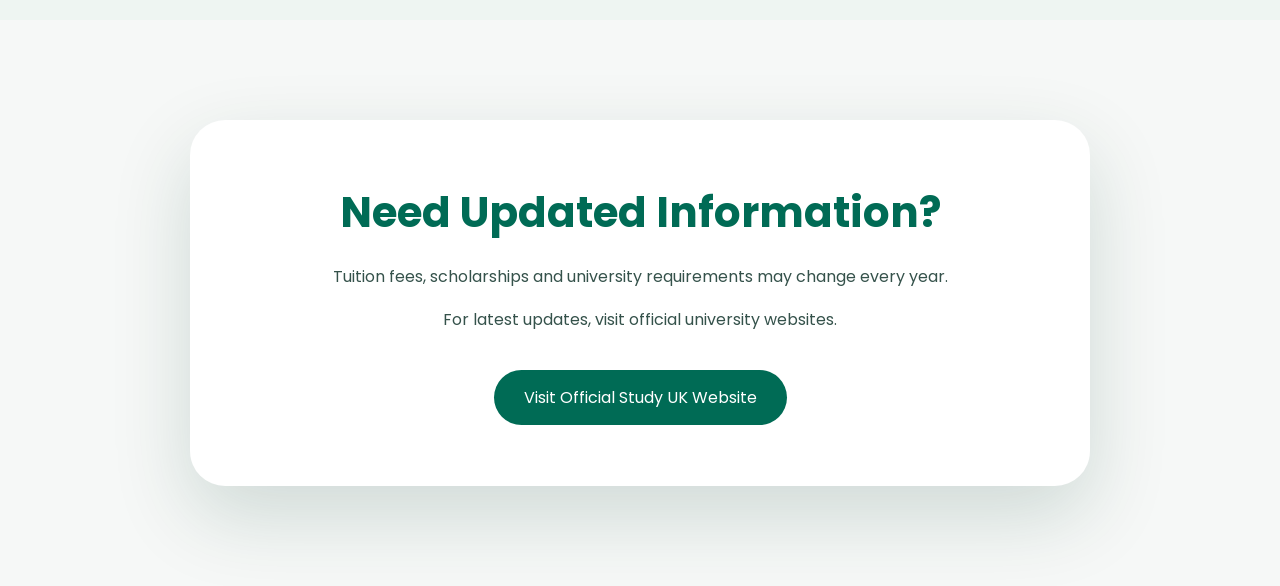
<file: pages/uk.html>
<!DOCTYPE html>
<html lang="en">

<head>
    <meta charset="UTF-8">
    <meta name="viewport" content="width=device-width, initial-scale=1.0">

    <title>Study in UK | Global Uni Finder</title>

    <link rel="stylesheet" href="../style.css">
    <link rel="stylesheet" href="country.css">

    <link rel="stylesheet"
    href="https://cdnjs.cloudflare.com/ajax/libs/font-awesome/6.5.0/css/all.min.css">

    <link href="https://fonts.googleapis.com/css2?family=Poppins:wght@400;500;600;700&display=swap"
    rel="stylesheet">

</head>

<body>

    <!-- HERO -->

    <section class="country-hero">

        <div class="country-overlay">

            <h1>Study in United Kingdom</h1>

            <p>
                Explore top universities, scholarships,
                modern education systems and career opportunities in the UK.
            </p>

            <a href="../index.html" class="back-btn">
                ← Back To Home
            </a>

        </div>

    </section>

    <!-- INTRO -->

    <section class="country-intro">

        <section class="country-intro">

```
<div class="intro-box">

    <h2>Why Study in the United Kingdom?</h2>

    <p>
        The United Kingdom is home to some of the world's oldest and most
        respected universities. For centuries, students from around the globe
        have chosen the UK for its academic excellence, research opportunities,
        and internationally recognised qualifications.
    </p>

    <p>
        A degree from a UK university is highly valued by employers worldwide.
        Students benefit from expert teaching, modern facilities, diverse student
        communities, and strong industry connections. Many undergraduate degrees
        take only three years and many master's degrees can be completed in one year,
        which helps students save both time and money.
    </p>

    <p>
        Beyond academics, students enjoy a rich cultural experience. From the
        historic streets of Oxford and Cambridge to the modern lifestyle of London,
        Manchester, and Edinburgh, the UK offers a unique combination of history,
        innovation, and career opportunities.
    </p>

    <ul>
        <li>✓ Home to Oxford, Cambridge, Imperial, and UCL</li>
        <li>✓ Globally recognised qualifications</li>
        <li>✓ One-year master's programs</li>
        <li>✓ Strong graduate employment opportunities</li>
        <li>✓ Research and innovation excellence</li>
        <li>✓ Diverse international student community</li>
        <li>✓ Post-study work opportunities</li>
        <li>✓ Historic campuses and modern facilities</li>
    </ul>

</div>
```

</section>


    </section>

    <!-- QUICK INFO -->

    <section class="quick-info">

        <div class="quick-card">

            <i class="fa-solid fa-school"></i>

            <h3>World Ranked Universities</h3>

            <p>
                Home to Oxford, Cambridge and many top universities.
            </p>

        </div>

        <div class="quick-card">

            <i class="fa-solid fa-book-open"></i>

            <h3>Shorter Degrees</h3>

            <p>
                Undergraduate and postgraduate courses are shorter than many countries.
            </p>

        </div>

        <div class="quick-card">

            <i class="fa-solid fa-globe"></i>

            <h3>International Environment</h3>

            <p>
                Students from many countries study in the UK every year.
            </p>

        </div>

    </section>

    <!-- REQUIREMENTS -->

    <section class="requirements-section">

        <h2>General Requirements</h2>

        <div class="requirement-grid">

            <div class="requirement-box">

                <h3>English Language Tests</h3>

                <ul>
                    <li>IELTS</li>
                    <li>PTE</li>
                    <li>TOEFL</li>
                </ul>

            </div>

            <div class="requirement-box">

                <h3>Academic Documents</h3>

                <ul>
                    <li>Certificates and Transcript</li>
                    <li>Passport Copy</li>
                    <li>Academic Qualification</li>
                </ul>

            </div>

            <div class="requirement-box">

                <h3>Additional Documents</h3>

                <ul>
                    <li>Statement of Purpose</li>
                    <li>Recommendation Letter</li>
                    <li>CV / Resume</li>
                </ul>

            </div>

        </div>

    </section>

    <!-- FACULTIES -->

    <section class="faculty-section">

        <h2>Popular Faculties</h2>

        <div class="faculty-grid">

            <div class="faculty-card">
                <h3>Business Management</h3>
            </div>

            <div class="faculty-card">
                <h3>Computer Science</h3>
            </div>

            <div class="faculty-card">
                <h3>Engineering</h3>
            </div>

            <div class="faculty-card">
                <h3>Law</h3>
            </div>

            <div class="faculty-card">
                <h3>Medicine</h3>
            </div>

            <div class="faculty-card">
                <h3>Artificial Intelligence</h3>
            </div>

        </div>

    </section>

    <!-- UNIVERSITIES -->

    <section class="universities-section">

        <h2>Top Universities in UK</h2>

        <div class="university-grid">

            <!-- OXFORD -->

            <div class="university-card">

                <img src="../Image/oxford.jpg">

                <div class="university-content">

                    <h3>University of Oxford</h3>

                    <p>
The University of Oxford is one of the oldest and most prestigious
universities in the world. It is known for academic excellence,
research, and its unique tutorial-based teaching system.
Oxford has educated many world leaders, scientists, and Nobel Prize winners. <br><br>

<b>Location:</b> Oxford, England <br><br>

<b>Popular Courses:</b><br>
• Computer Science <br>
• Law <br>
• Medicine <br>
• Politics, Philosophy and Economics (PPE) <br>
• Engineering Science <br><br>

<b>QS Ranking:</b> Top 5 globally <br><br>

<b>International Students:</b> 13,000+ <br><br>

<b>IELTS Requirement:</b> Usually 7.0 to 7.5 overall <br><br>

<b>Estimated Tuition Fees:</b> GBP 33,000 – GBP 55,000 per year <br><br>

<b>Why Choose This University?</b><br>
• One of the world's most prestigious universities <br>
• Outstanding research facilities <br>
• Historic campus environment <br>
• Strong graduate employment outcomes <br>
</p>

                    <div class="uni-buttons">

                        <a href="https://www.ox.ac.uk/" target="_blank">
                            Official Website
                        </a>

                    </div>

                </div>

            </div>

            <!-- CAMBRIDGE -->

            <div class="university-card">

                <img src="../Image/cambridge.jpg">

                <div class="university-content">

                    <h3>University of Cambridge</h3>

                    <p>
The University of Cambridge is one of the world's leading universities.
It is famous for research excellence, innovation, and high academic standards.
Cambridge has produced many Nobel Prize winners and influential leaders. <br><br>

<b>Location:</b> Cambridge, England <br><br>

<b>Popular Courses:</b><br>
• Engineering <br>
• Computer Science <br>
• Medicine <br>
• Economics <br>
• Mathematics <br><br>

<b>QS Ranking:</b> Top 5 globally <br><br>

<b>International Students:</b> 10,000+ <br><br>

<b>IELTS Requirement:</b> Usually 7.5 overall <br><br>

<b>Estimated Tuition Fees:</b> GBP 28,000 – GBP 65,000 per year <br><br>

<b>Why Choose This University?</b><br>
• World-class teaching and research <br>
• Strong global reputation <br>
• Historic and beautiful campus <br>
• Excellent career opportunities <br>
</p>

                    <div class="uni-buttons">

                        <a href="https://www.cam.ac.uk/" target="_blank">
                            Official Website
                        </a>

                    </div>

                </div>

            </div>

            <!-- IMPERIAL -->

            <div class="university-card">

                <img src="../Image/imperial">

                <div class="university-content">

                    <h3>Imperial College London</h3>

                    <p>
Imperial College London is one of the world's top universities for
science, engineering, medicine, and technology. It is known for
innovation, research excellence, and strong industry partnerships. <br><br>

<b>Location:</b> London, England <br><br>

<b>Popular Courses:</b><br>
• Engineering <br>
• Artificial Intelligence <br>
• Data Science <br>
• Medicine <br>
• Business Analytics <br><br>

<b>QS Ranking:</b> Top 10 globally <br><br>

<b>International Students:</b> 11,000+ <br><br>

<b>IELTS Requirement:</b> Usually 6.5 to 7.0 overall <br><br>

<b>Estimated Tuition Fees:</b> GBP 35,000 – GBP 55,000 per year <br><br>

<b>Why Choose This University?</b><br>
• Leading STEM university <br>
• Strong industry connections <br>
• Modern research facilities <br>
• Located in central London <br>
</p>

                    <div class="uni-buttons">

                        <a href="https://www.imperial.ac.uk/" target="_blank">
                            Official Website
                        </a>

                    </div>

                </div>

            </div>

            <!-- MANCHESTER -->

            <div class="university-card">

                <img src="../Image/manchester.jpg">

                <div class="university-content">

                    <h3>University of Manchester</h3>

                    <p>
The University of Manchester is one of the UK's largest universities
and is recognised for research, innovation, and graduate employability.
It has a strong reputation in engineering, business, and science. <br><br>

<b>Location:</b> Manchester, England <br><br>

<b>Popular Courses:</b><br>
• Engineering <br>
• Computer Science <br>
• Business Administration <br>
• Data Science <br>
• Economics <br><br>

<b>QS Ranking:</b> Top 40 globally <br><br>

<b>International Students:</b> 18,000+ <br><br>

<b>IELTS Requirement:</b> Usually 6.5 overall <br><br>

<b>Estimated Tuition Fees:</b> GBP 24,000 – GBP 42,000 per year <br><br>

<b>Why Choose This University?</b><br>
• Strong research reputation <br>
• Large international student community <br>
• Affordable compared to London universities <br>
• Excellent graduate employment outcomes <br>
</p>

                    <div class="uni-buttons">

                        <a href="https://www.manchester.ac.uk/" target="_blank">
                            Official Website
                        </a>

                    </div>

                </div>

            </div>

        </div>

    </section>

    <!-- OFFICIAL -->

    <section class="official-section">

        <div class="official-box">

            <h2>Need Updated Information?</h2>

            <p>
                Tuition fees, scholarships and university
                requirements may change every year.
            </p>

            <p>
                For latest updates, visit official university websites.
            </p>

            <a href="https://study-uk.britishcouncil.org/" target="_blank">
                Visit Official Study UK Website
            </a>

        </div>

    </section>

</body>

</html>
</file>
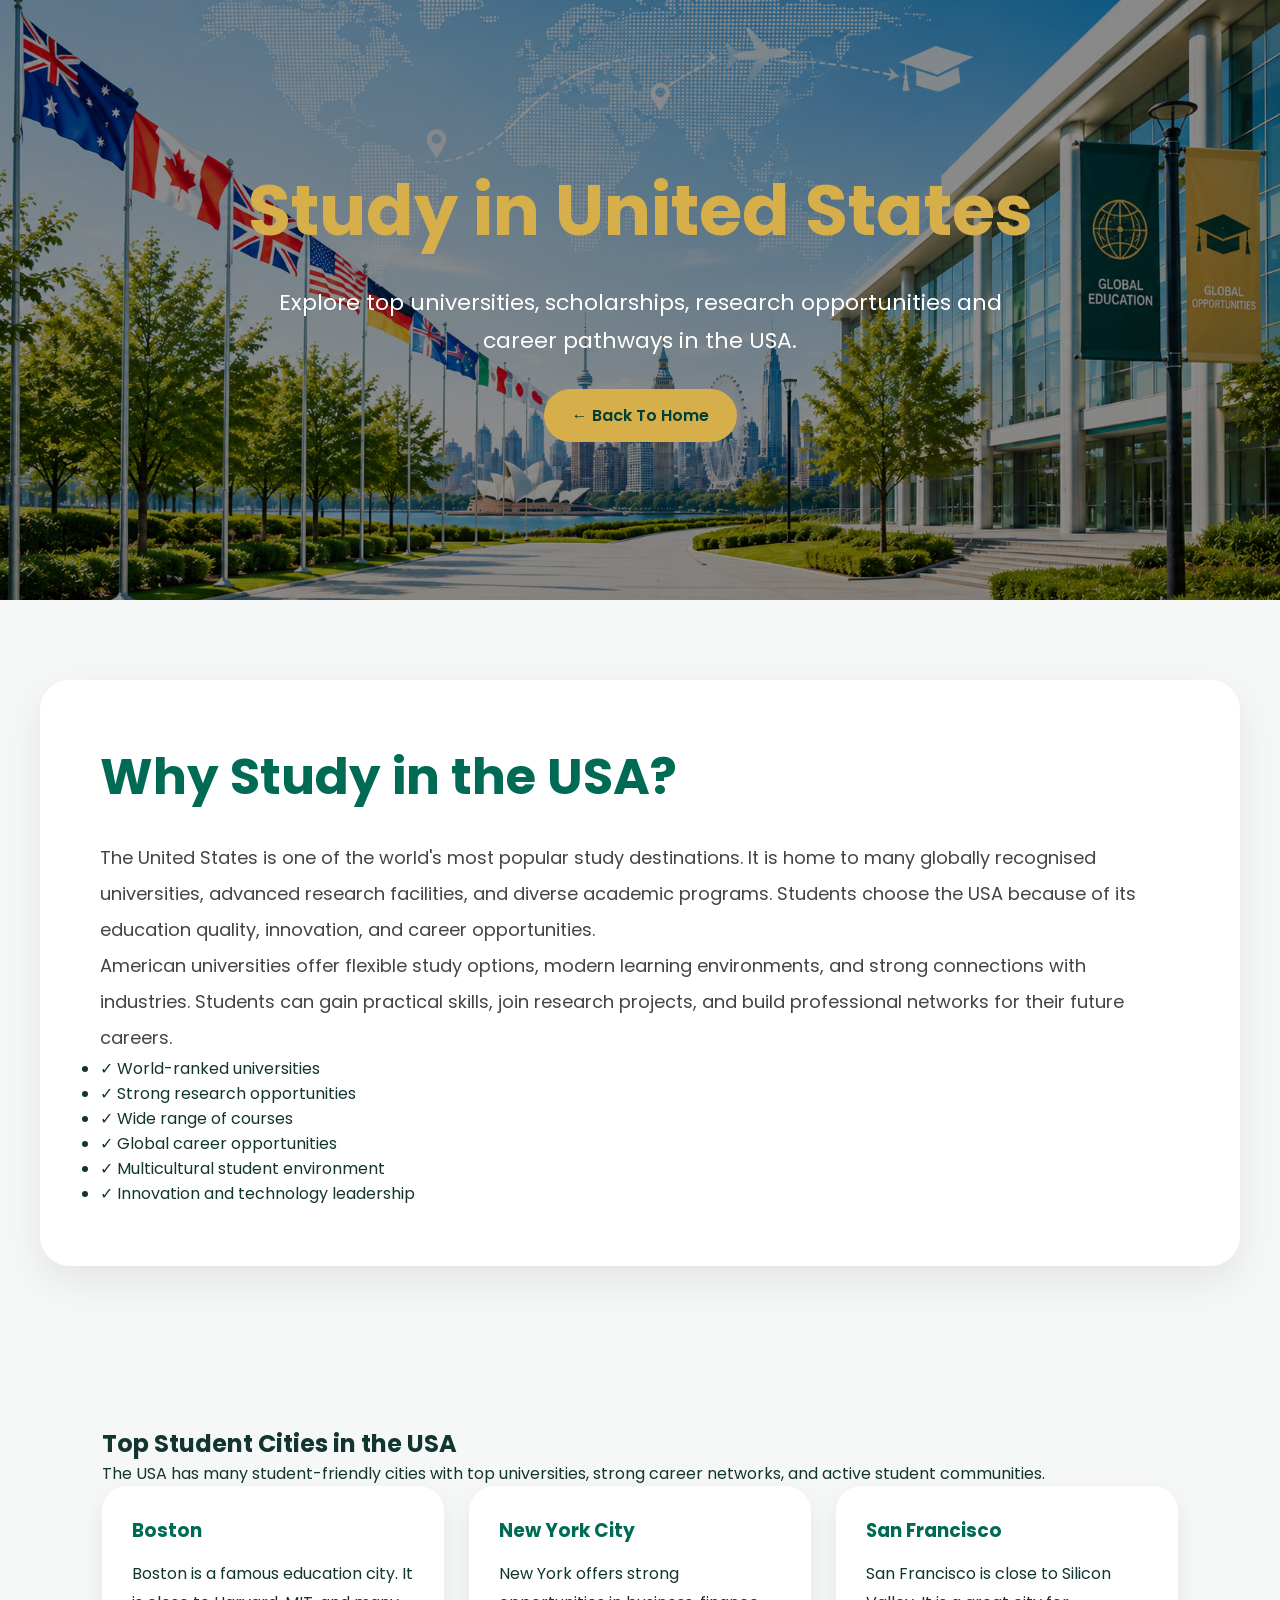
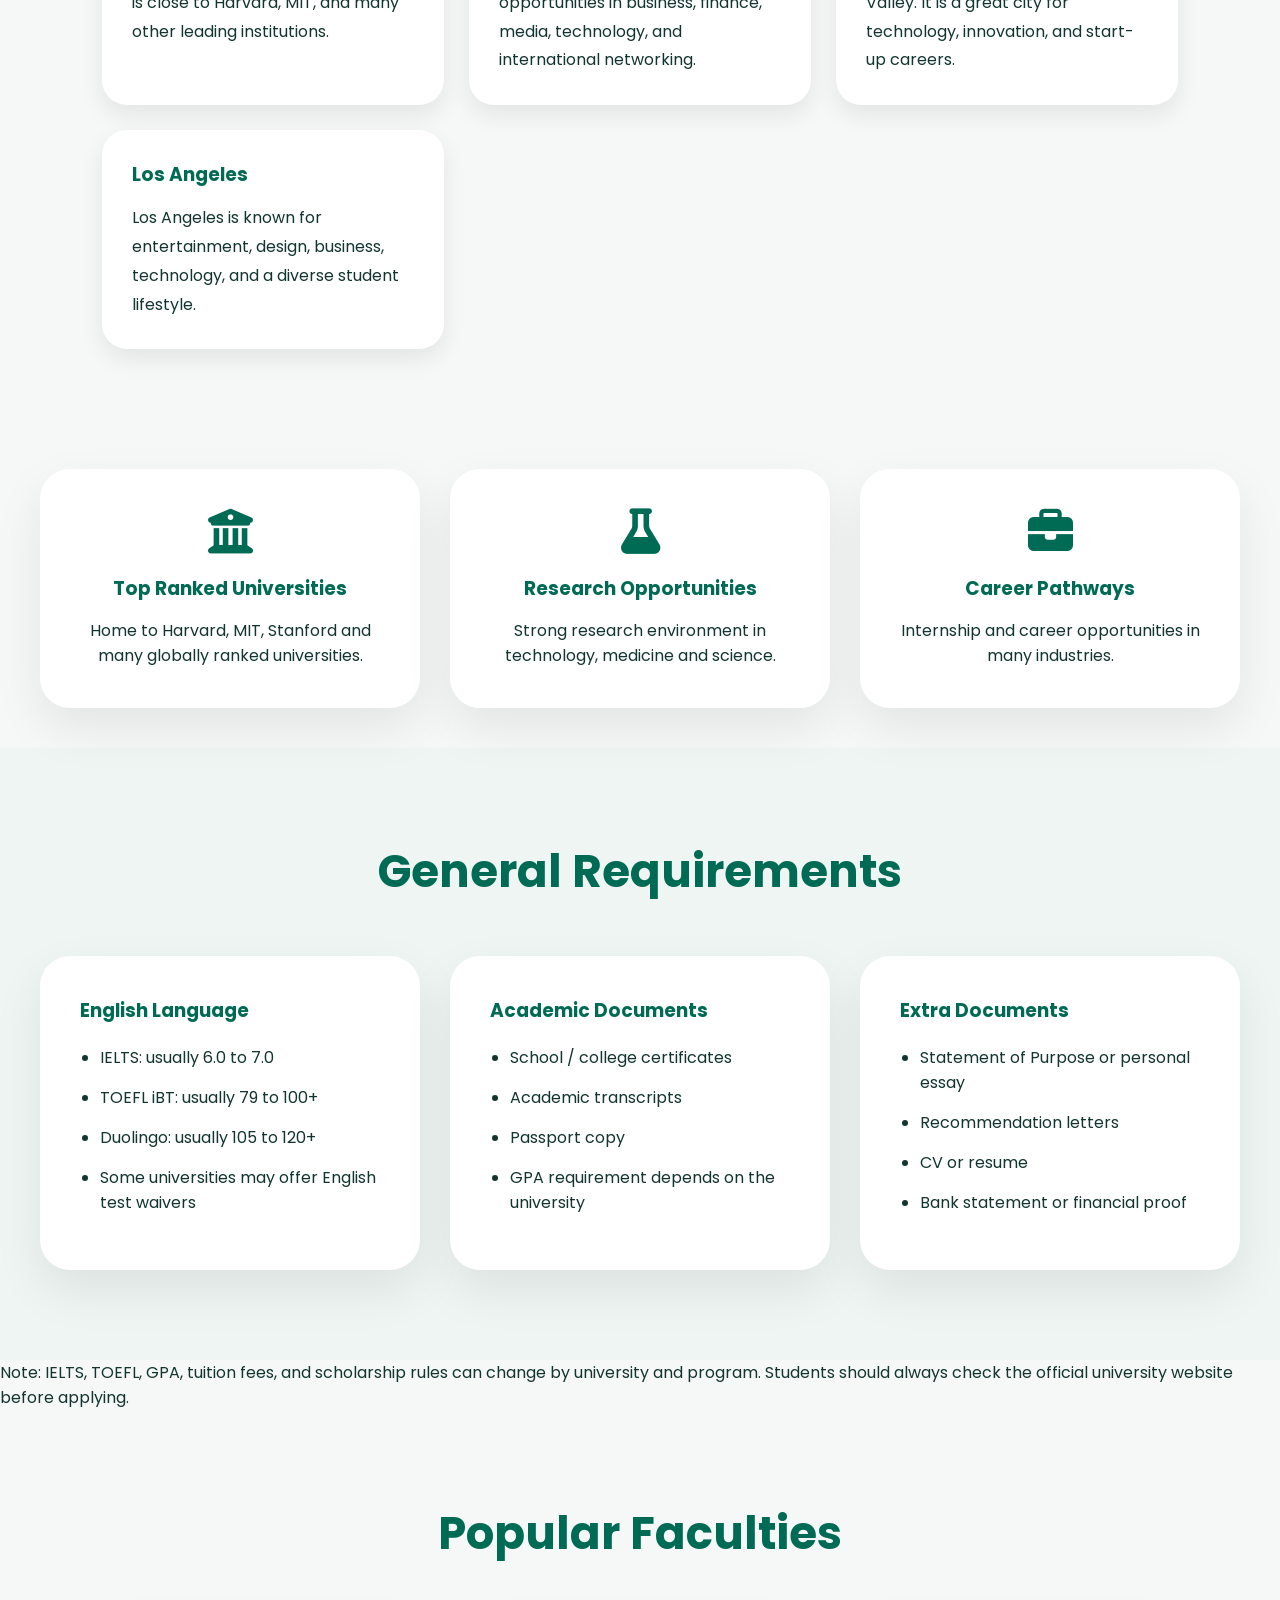
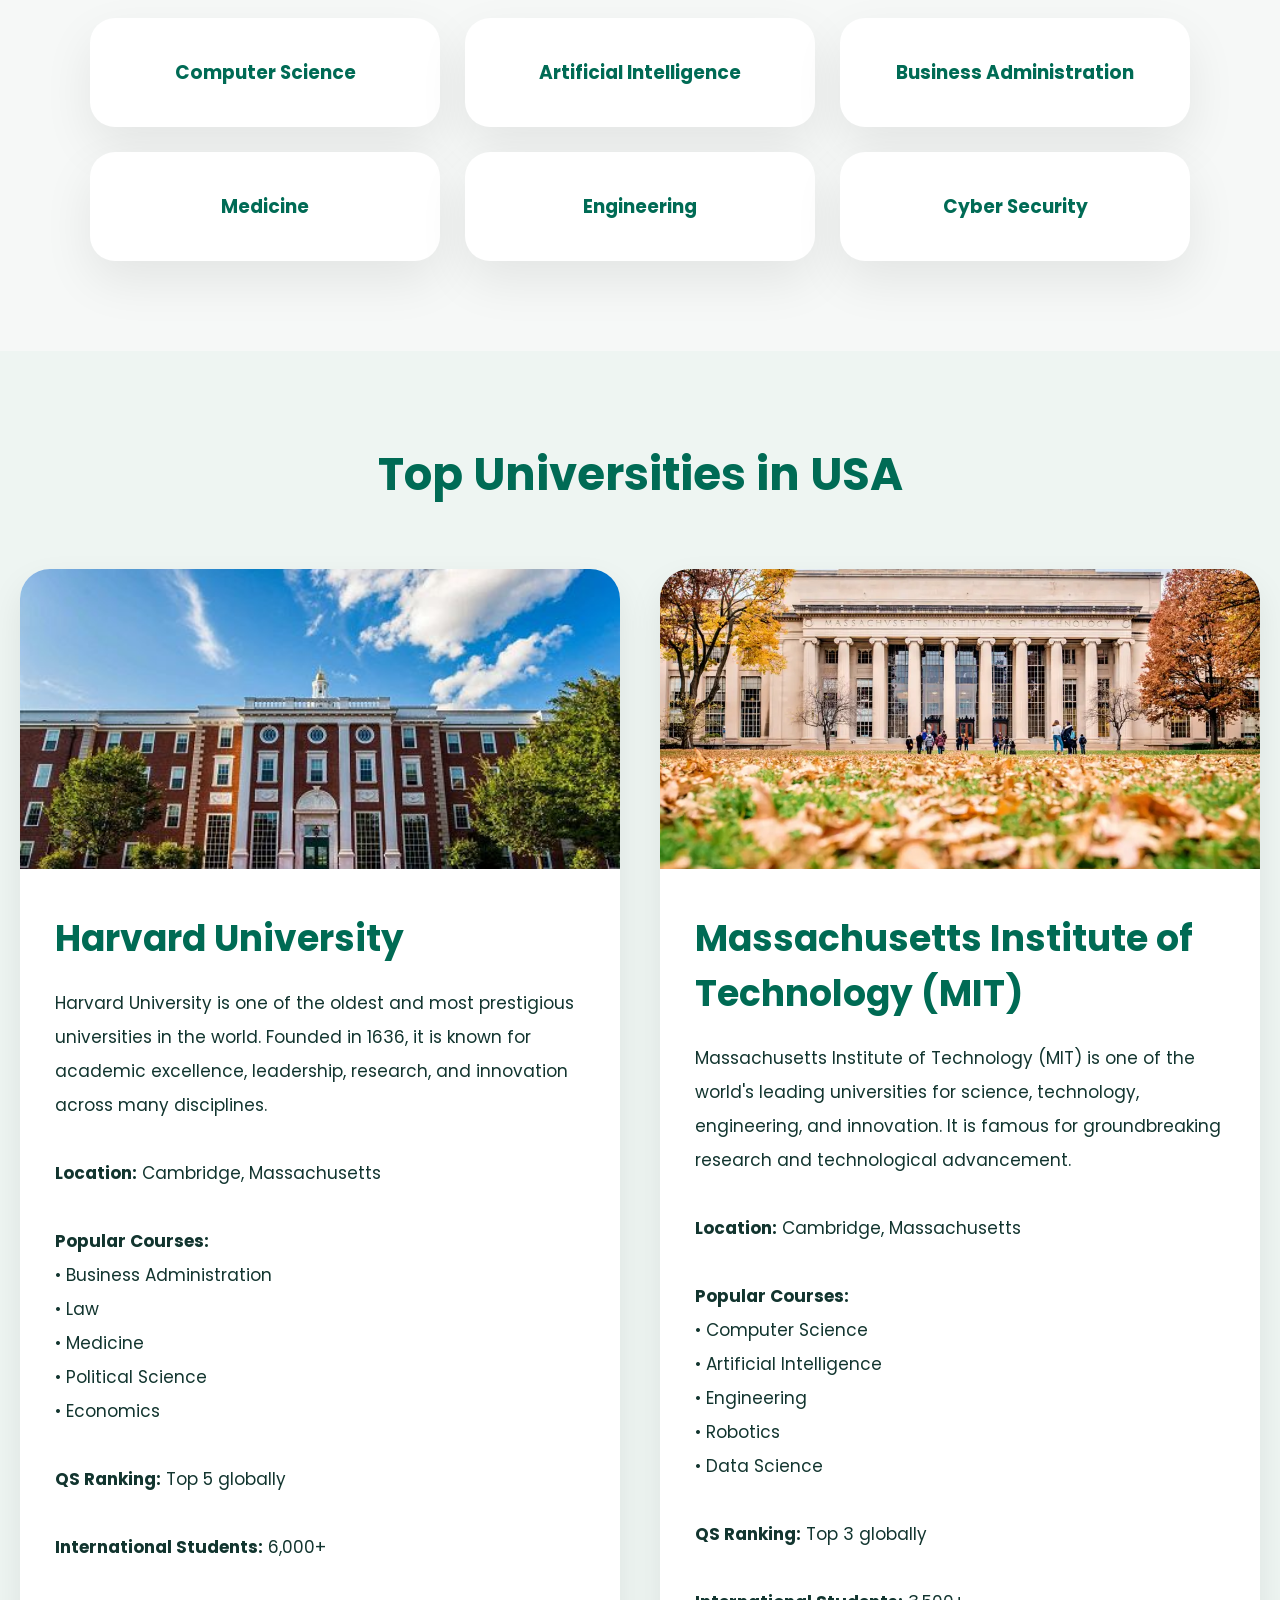
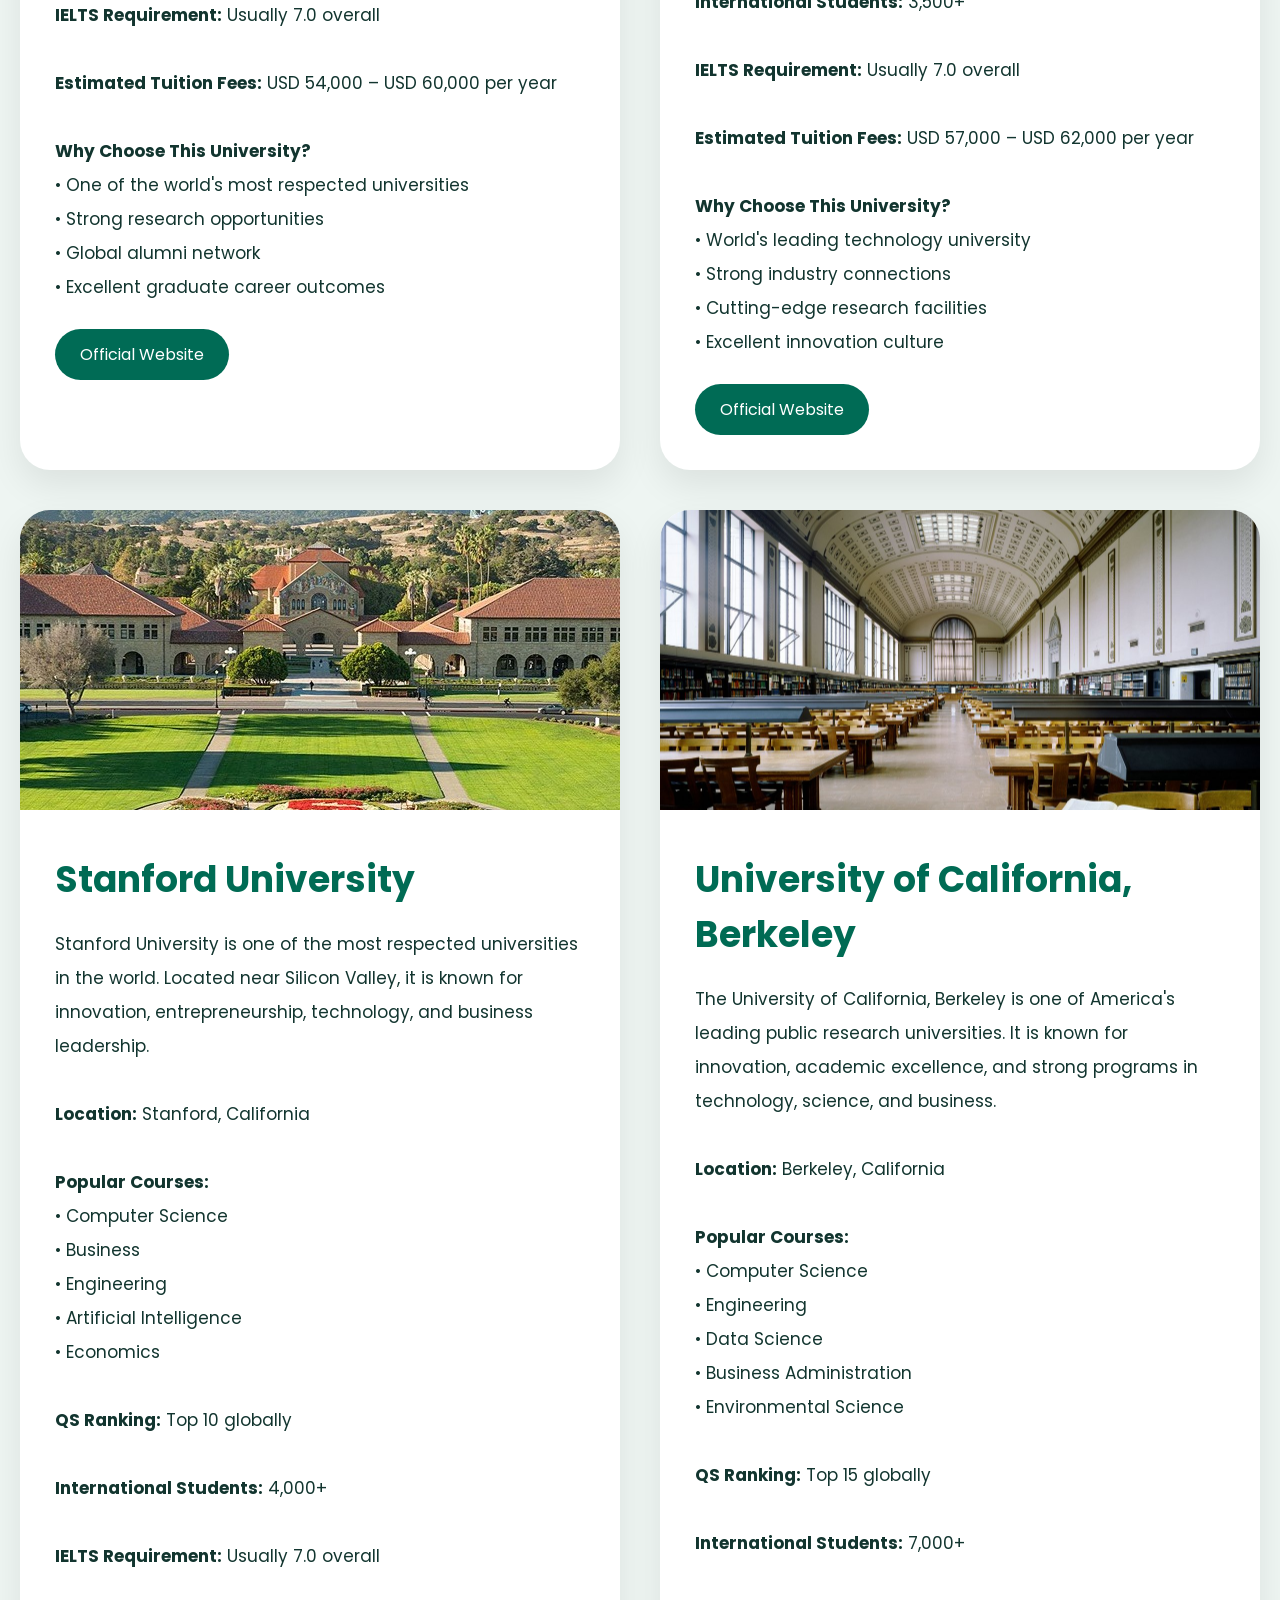
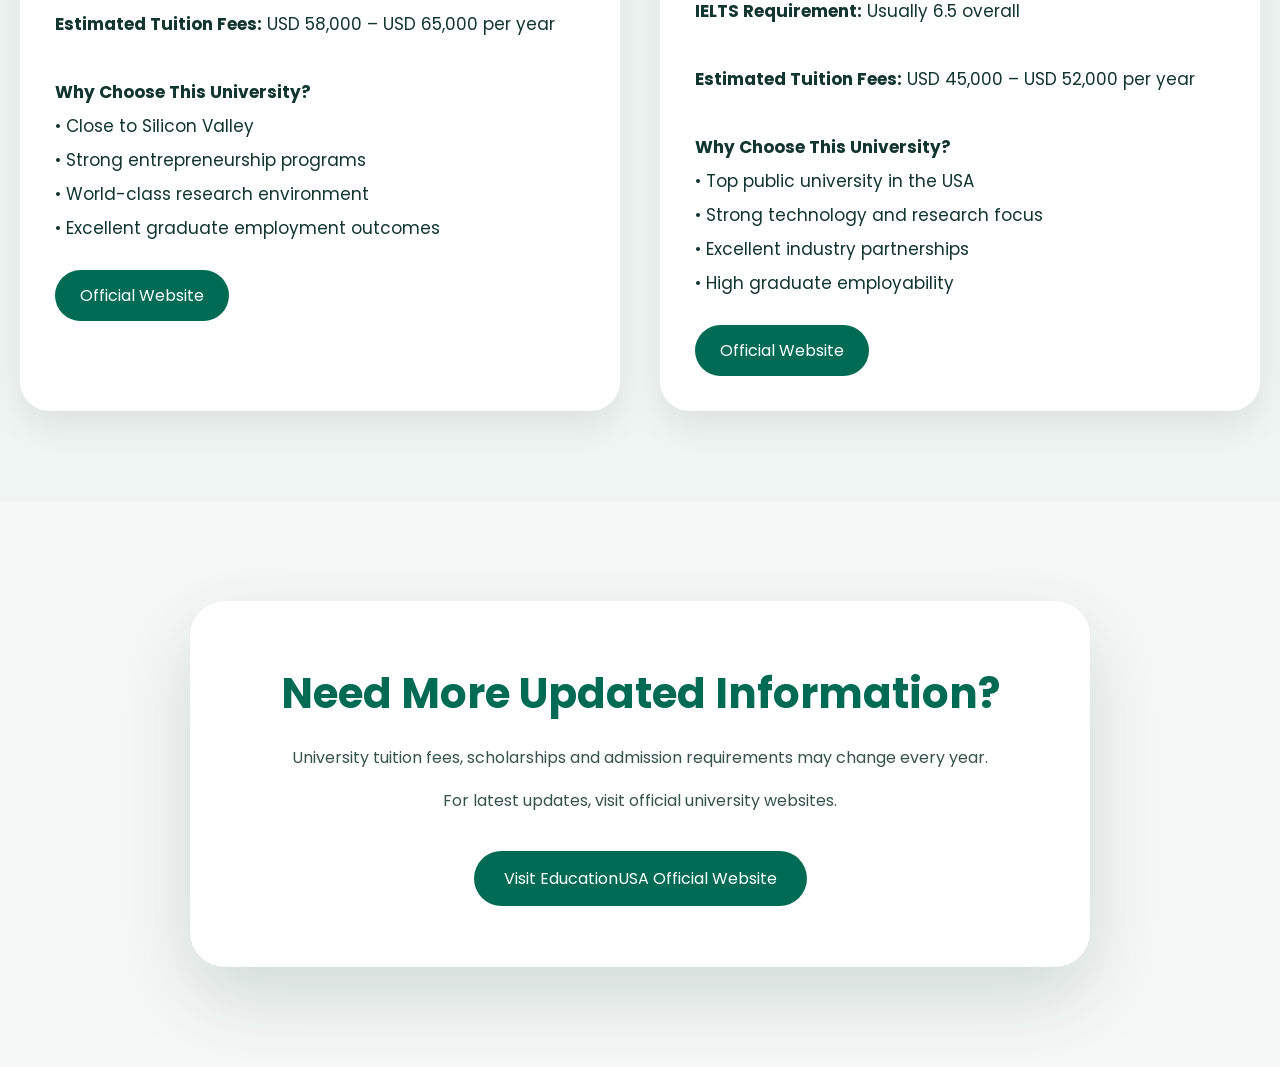
<file: pages/usa.html>
<!DOCTYPE html>
<html lang="en">

<head>
    <meta charset="UTF-8">
    <meta name="viewport" content="width=device-width, initial-scale=1.0">
    <title>Study in USA | Global Uni Finder</title>

    <link rel="stylesheet" href="../style.css">
    <link rel="stylesheet" href="country.css">

    <link rel="stylesheet"
        href="https://cdnjs.cloudflare.com/ajax/libs/font-awesome/6.5.0/css/all.min.css">

    <link href="https://fonts.googleapis.com/css2?family=Poppins:wght@400;500;600;700&display=swap"
        rel="stylesheet">
</head>

<body>

    <!-- HERO -->

    <section class="country-hero usa-hero">

        <div class="country-overlay">

            <h1>Study in United States</h1>

            <p>
                Explore top universities, scholarships,
                research opportunities and career pathways in the USA.
            </p>

            <a href="../index.html" class="back-btn">
                ← Back To Home
            </a>

        </div>

    </section>

    <!-- INTRO -->

<section class="country-intro">

    <div class="intro-box">

        <h2>Why Study in the USA?</h2>

        <p>
            The United States is one of the world's most popular study destinations.
            It is home to many globally recognised universities, advanced research
            facilities, and diverse academic programs. Students choose the USA because
            of its education quality, innovation, and career opportunities.
        </p>

        <p>
            American universities offer flexible study options, modern learning
            environments, and strong connections with industries. Students can gain
            practical skills, join research projects, and build professional networks
            for their future careers.
        </p>

        <ul>
            <li>✓ World-ranked universities</li>
            <li>✓ Strong research opportunities</li>
            <li>✓ Wide range of courses</li>
            <li>✓ Global career opportunities</li>
            <li>✓ Multicultural student environment</li>
            <li>✓ Innovation and technology leadership</li>
        </ul>

    </div>

</section>

<!-- TOP STUDENT CITIES -->

<section class="cities-section">

    <div class="cities-box">

        <h2>Top Student Cities in the USA</h2>

        <p class="cities-intro">
            The USA has many student-friendly cities with top universities,
            strong career networks, and active student communities.
        </p>

        <div class="city-grid">

            <div class="city-card">
                <h3>Boston</h3>
                <p>
                    Boston is a famous education city. It is close to Harvard,
                    MIT, and many other leading institutions.
                </p>
            </div>

            <div class="city-card">
                <h3>New York City</h3>
                <p>
                    New York offers strong opportunities in business, finance,
                    media, technology, and international networking.
                </p>
            </div>

            <div class="city-card">
                <h3>San Francisco</h3>
                <p>
                    San Francisco is close to Silicon Valley. It is a great city
                    for technology, innovation, and start-up careers.
                </p>
            </div>

            <div class="city-card">
                <h3>Los Angeles</h3>
                <p>
                    Los Angeles is known for entertainment, design, business,
                    technology, and a diverse student lifestyle.
                </p>
            </div>

        </div>

    </div>

</section>


    <!-- QUICK INFO -->

    <section class="quick-info">

        <div class="quick-card">

            <i class="fa-solid fa-building-columns"></i>

            <h3>Top Ranked Universities</h3>

            <p>
                Home to Harvard, MIT, Stanford and many globally ranked universities.
            </p>

        </div>

        <div class="quick-card">

            <i class="fa-solid fa-flask"></i>

            <h3>Research Opportunities</h3>

            <p>
                Strong research environment in technology, medicine and science.
            </p>

        </div>

        <div class="quick-card">

            <i class="fa-solid fa-briefcase"></i>

            <h3>Career Pathways</h3>

            <p>
                Internship and career opportunities in many industries.
            </p>

        </div>

    </section>

   <!-- REQUIREMENTS -->

<section class="requirements-section">

    <h2>General Requirements</h2>

    <div class="requirement-grid">

        <div class="requirement-box">

            <h3>English Language</h3>

            <ul>
                <li>IELTS: usually 6.0 to 7.0</li>
                <li>TOEFL iBT: usually 79 to 100+</li>
                <li>Duolingo: usually 105 to 120+</li>
                <li>Some universities may offer English test waivers</li>
            </ul>

        </div>

        <div class="requirement-box">

            <h3>Academic Documents</h3>

            <ul>
                <li>School / college certificates</li>
                <li>Academic transcripts</li>
                <li>Passport copy</li>
                <li>GPA requirement depends on the university</li>
            </ul>

        </div>

        <div class="requirement-box">

            <h3>Extra Documents</h3>

            <ul>
                <li>Statement of Purpose or personal essay</li>
                <li>Recommendation letters</li>
                <li>CV or resume</li>
                <li>Bank statement or financial proof</li>
            </ul>

        </div>

    </div>

</section>
<div class="official-note">
    <p>
        Note: IELTS, TOEFL, GPA, tuition fees, and scholarship rules can change
        by university and program. Students should always check the official
        university website before applying.
    </p>
</div>

    <!-- FACULTIES -->

    <section class="faculty-section">

        <h2>Popular Faculties</h2>

        <div class="faculty-grid">

            <div class="faculty-card">
                <h3>Computer Science</h3>
            </div>

            <div class="faculty-card">
                <h3>Artificial Intelligence</h3>
            </div>

            <div class="faculty-card">
                <h3>Business Administration</h3>
            </div>

            <div class="faculty-card">
                <h3>Medicine</h3>
            </div>

            <div class="faculty-card">
                <h3>Engineering</h3>
            </div>

            <div class="faculty-card">
                <h3>Cyber Security</h3>
            </div>

        </div>

    </section>

    <!-- UNIVERSITIES -->

    <section class="universities-section">

        <h2>Top Universities in USA</h2>

        <div class="university-grid">

            <!-- HARVARD -->

            <div class="university-card">

                <img src="../Image/harvard.jpg">

                <div class="university-content">

                    <h3>Harvard University</h3>

                    <p>
Harvard University is one of the oldest and most prestigious universities
in the world. Founded in 1636, it is known for academic excellence,
leadership, research, and innovation across many disciplines. <br><br>

<b>Location:</b> Cambridge, Massachusetts <br><br>

<b>Popular Courses:</b><br>
• Business Administration <br>
• Law <br>
• Medicine <br>
• Political Science <br>
• Economics <br><br>

<b>QS Ranking:</b> Top 5 globally <br><br>

<b>International Students:</b> 6,000+ <br><br>

<b>IELTS Requirement:</b> Usually 7.0 overall <br><br>

<b>Estimated Tuition Fees:</b> USD 54,000 – USD 60,000 per year <br><br>

<b>Why Choose This University?</b><br>
• One of the world's most respected universities <br>
• Strong research opportunities <br>
• Global alumni network <br>
• Excellent graduate career outcomes <br>
</p>

                    <div class="uni-buttons">

                        <a href="https://www.harvard.edu/" target="_blank">
                            Official Website
                        </a>

                    </div>

                </div>

            </div>

            <!-- MIT -->

            <div class="university-card">

                <img src="../Image/mit.webp">

                <div class="university-content">

                    <h3>Massachusetts Institute of Technology (MIT)</h3>

                    <p>
Massachusetts Institute of Technology (MIT) is one of the world's leading
universities for science, technology, engineering, and innovation.
It is famous for groundbreaking research and technological advancement. <br><br>

<b>Location:</b> Cambridge, Massachusetts <br><br>

<b>Popular Courses:</b><br>
• Computer Science <br>
• Artificial Intelligence <br>
• Engineering <br>
• Robotics <br>
• Data Science <br><br>

<b>QS Ranking:</b> Top 3 globally <br><br>

<b>International Students:</b> 3,500+ <br><br>

<b>IELTS Requirement:</b> Usually 7.0 overall <br><br>

<b>Estimated Tuition Fees:</b> USD 57,000 – USD 62,000 per year <br><br>

<b>Why Choose This University?</b><br>
• World's leading technology university <br>
• Strong industry connections <br>
• Cutting-edge research facilities <br>
• Excellent innovation culture <br>
</p>

                    <div class="uni-buttons">

                        <a href="https://web.mit.edu/" target="_blank">
                            Official Website
                        </a>

                    </div>

                </div>

            </div>

            <!-- STANFORD -->

            <div class="university-card">

                <img src="../Image/stanford.jpeg">

                <div class="university-content">

                    <h3>Stanford University</h3>

                    <p>
Stanford University is one of the most respected universities in the world.
Located near Silicon Valley, it is known for innovation, entrepreneurship,
technology, and business leadership. <br><br>

<b>Location:</b> Stanford, California <br><br>

<b>Popular Courses:</b><br>
• Computer Science <br>
• Business <br>
• Engineering <br>
• Artificial Intelligence <br>
• Economics <br><br>

<b>QS Ranking:</b> Top 10 globally <br><br>

<b>International Students:</b> 4,000+ <br><br>

<b>IELTS Requirement:</b> Usually 7.0 overall <br><br>

<b>Estimated Tuition Fees:</b> USD 58,000 – USD 65,000 per year <br><br>

<b>Why Choose This University?</b><br>
• Close to Silicon Valley <br>
• Strong entrepreneurship programs <br>
• World-class research environment <br>
• Excellent graduate employment outcomes <br>
</p>

                    <div class="uni-buttons">

                        <a href="https://www.stanford.edu/" target="_blank">
                            Official Website
                        </a>

                    </div>

                </div>

            </div>

            <!-- BERKELEY -->

            <div class="university-card">

                <img src="../Image/uni_california.jpg">

                <div class="university-content">

                    <h3>University of California, Berkeley</h3>

                    <p>
The University of California, Berkeley is one of America's leading public
research universities. It is known for innovation, academic excellence,
and strong programs in technology, science, and business. <br><br>

<b>Location:</b> Berkeley, California <br><br>

<b>Popular Courses:</b><br>
• Computer Science <br>
• Engineering <br>
• Data Science <br>
• Business Administration <br>
• Environmental Science <br><br>

<b>QS Ranking:</b> Top 15 globally <br><br>

<b>International Students:</b> 7,000+ <br><br>

<b>IELTS Requirement:</b> Usually 6.5 overall <br><br>

<b>Estimated Tuition Fees:</b> USD 45,000 – USD 52,000 per year <br><br>

<b>Why Choose This University?</b><br>
• Top public university in the USA <br>
• Strong technology and research focus <br>
• Excellent industry partnerships <br>
• High graduate employability <br>
</p>

                    <div class="uni-buttons">

                        <a href="https://www.berkeley.edu/" target="_blank">
                            Official Website
                        </a>

                    </div>

                </div>

            </div>

        </div>

    </section>

    <!-- OFFICIAL -->

    <section class="official-section">

        <div class="official-box">

            <h2>Need More Updated Information?</h2>

            <p>
                University tuition fees, scholarships and admission
                requirements may change every year.
            </p>

            <p>
                For latest updates, visit official university websites.
            </p>

            <a href="https://educationusa.state.gov/" target="_blank">
                Visit EducationUSA Official Website
            </a>

        </div>

    </section>

</body>

</html>
</file>
<file: style.css>
* {
    margin: 0;
    padding: 0;
    box-sizing: border-box;
}

body {
    font-family: "Poppins", sans-serif;
    background: #f6f8f7;
    color: #12352f;
}



#member {
    font-size: larger;
    /* text-shadow: 8px 4px 4px skyblue; */
    font-weight: bolder;
    /* border: green; */
    font-family: 'Dancing Script', cursive;
}

/* Header */
.header {
    background: white;
    box-shadow: 0 10px 30px rgba(0, 0, 0, 0.08);
    position: sticky;
    top: 0;
    z-index: 1000;
}

.top-header {
    max-width: 1200px;
    margin: auto;
    padding: 18px 30px;
    display: flex;
    justify-content: space-between;
    align-items: center;
}

.logo h1 {
    font-size: 34px;
    line-height: 30px;
    color: #d6af4b;
    letter-spacing: 2px;
}

.logo span {
    display: block;
    color: #006b55;
}

.logo p {
    font-size: 13px;
    color: #45645c;
    margin-top: 8px;
}

.top-actions {
    display: flex;
    align-items: center;
    gap: 22px;
}

.search-box {
    border: 2px solid #0b4338;
    border-radius: 30px;
    padding: 8px 15px;
    background: white;
    display: flex;
    align-items: center;
}

.search-box input {
    border: none;
    outline: none;
    width: 210px;
    font-size: 14px;
}

.search-box i,
.language i {
    color: #007a5e;
    font-size: 18px;
}

.language {
    display: flex;
    align-items: center;
    gap: 8px;
    font-weight: 500;
}

.navbar {
    background: #dfe9e6;
    padding: 13px 30px;
    display: flex;
    justify-content: center;
    gap: 55px;
}

.navbar a {
    color: #003d33;
    text-decoration: none;
    font-size: 17px;
    font-weight: 500;
    position: relative;
}

.navbar a::after {
    content: "";
    width: 0;
    height: 3px;
    background: #d6af4b;
    position: absolute;
    left: 0;
    bottom: -6px;
    transition: 0.3s;
}

.navbar a:hover::after {
    width: 100%;
}

/* Hero */
.hero {
    min-height: 720px;

    background:
        linear-gradient(rgba(0, 35, 30, 0.70),
            rgba(0, 35, 30, 0.55)),
        url("Image/hero.jpg");

    background-size: cover;
    background-position: center;
    background-repeat: no-repeat;

    display: flex;
    align-items: center;
}

.hero::after {
    content: "";
    position: absolute;
    width: 600px;
    height: 600px;
    right: -180px;
    bottom: -250px;
    background: radial-gradient(circle, rgba(214, 175, 75, 0.45), transparent 65%);
}

.hero-content {
    max-width: 850px;
    margin-left: 8%;
    color: white;
    position: relative;
    z-index: 2;
    animation: slideUp 1s ease;
}

.hero-content h2 {
    font-size: 66px;
    line-height: 1.1;
    margin-bottom: 20px;
}

.hero-content p {
    font-size: 22px;
    max-width: 720px;
    margin-bottom: 35px;
}

.btn {
    display: inline-block;
    padding: 15px 30px;
    border-radius: 35px;
    text-decoration: none;
    font-weight: 600;
    transition: 0.3s;
}

.primary-btn {
    background: #d6af4b;
    color: #073d34;
    box-shadow: 0 15px 30px rgba(214, 175, 75, 0.35);
}

.secondary-btn {
    background: rgba(255, 255, 255, 0.18);
    color: white;
    border: 2px solid white;
    margin-left: 12px;
    backdrop-filter: blur(10px);
}

.btn:hover {
    transform: translateY(-5px) scale(1.03);
}

/* Quick Search */
.quick-search {
    max-width: 900px;
    margin: -65px auto 80px;
    padding: 35px;
    background: rgba(255, 255, 255, 0.85);
    backdrop-filter: blur(18px);
    border-radius: 30px;
    box-shadow: 0 30px 80px rgba(0, 48, 38, 0.18);
    position: relative;
    z-index: 5;
}

.tabs {
    display: flex;
    justify-content: center;
    gap: 40px;
    margin-bottom: 25px;
}

.tabs button {
    border: none;
    background: transparent;
    font-size: 20px;
    font-weight: 500;
    color: #0b4338;
    cursor: pointer;
}

.tabs button:first-child {
    border-bottom: 4px solid #0b4338;
}

.main-search {
    display: flex;
    gap: 15px;
}

.main-search input {
    flex: 1;
    padding: 17px 22px;
    border: 2px solid #174d42;
    border-radius: 35px;
    outline: none;
    font-size: 16px;
}

.main-search button {
    padding: 17px 45px;
    border: none;
    border-radius: 35px;
    background: #0b4338;
    color: white;
    font-size: 17px;
    cursor: pointer;
    transition: 0.3s;
}

.main-search button:hover {
    background: #d6af4b;
    color: #0b4338;
}

/* Why */
.why-section {
    padding: 80px 30px;
    text-align: center;
}

.why-section h2,
.countries-section h2,
.feature-box h2 {
    font-size: 48px;
    color: #006b55;
    margin-bottom: 45px;
}

.why-container {
    max-width: 1150px;
    margin: auto;
    display: grid;
    grid-template-columns: repeat(3, 1fr);
    gap: 30px;
}

.why-card {
    padding: 45px 30px;
    background: white;
    border-radius: 28px;
    box-shadow:
        0 25px 50px rgba(0, 0, 0, 0.08),
        inset 0 1px 0 rgba(255, 255, 255, 0.8);
    transition: 0.4s;
    transform-style: preserve-3d;
}

.why-card:hover {
    transform: translateY(-15px) rotateX(5deg) rotateY(-5deg);
    box-shadow: 0 35px 80px rgba(0, 80, 65, 0.18);
}

.why-card i {
    width: 88px;
    height: 88px;
    background: #d6af4b;
    color: #073d34;
    border-radius: 50%;
    font-size: 36px;
    display: grid;
    place-items: center;
    margin: 0 auto 25px;
}

.why-card h3 {
    font-size: 22px;
    color: #006b55;
    margin-bottom: 12px;
}

/* Countries */
.countries-section {
    padding: 90px 30px;
    background: linear-gradient(135deg, #eef5f2, #ffffff);
    text-align: center;
}

.section-subtitle {
    font-size: 18px;
    max-width: 750px;
    margin: -25px auto 50px;
    color: #4e6b63;
}

.country-grid {
    max-width: 1250px;
    margin: auto;
    display: grid;
    grid-template-columns: repeat(3, 1fr);
    gap: 35px;
}

.country-card {
    height: 420px;
    border-radius: 30px;
    overflow: hidden;
    position: relative;
    box-shadow: 0 30px 70px rgba(0, 50, 40, 0.18);
    transform-style: preserve-3d;
    transition: 0.5s;
}

.country-card:hover {
    transform: translateY(-18px) scale(1.02);
}

.country-card img {
    width: 100%;
    height: 100%;
    object-fit: cover;
    transition: 0.6s;
}

.country-card:hover img {
    transform: scale(1.12);
}

.country-card::after {
    content: "";
    position: absolute;
    inset: 0;
    background: linear-gradient(to top, rgba(0, 45, 35, 0.95), rgba(0, 45, 35, 0.2));
}

.country-info {
    position: absolute;
    left: 25px;
    right: 25px;
    bottom: 25px;
    color: white;
    z-index: 2;
    text-align: left;
}

.country-info h3 {
    font-size: 30px;
    margin-bottom: 10px;
}

.country-info p {
    font-size: 15px;
    margin-bottom: 18px;
    color: #eef8f5;
}

.card-links {
    display: flex;
    flex-wrap: wrap;
    gap: 10px;
}

.card-links a {
    text-decoration: none;
    padding: 9px 14px;
    border-radius: 20px;
    background: rgba(255, 255, 255, 0.2);
    color: white;
    font-size: 13px;
    backdrop-filter: blur(8px);
    border: 1px solid rgba(255, 255, 255, 0.35);
    transition: 0.3s;
}

.card-links a:hover {
    background: #d6af4b;
    color: #073d34;
}

/* Feature */
.feature-section {
    padding: 100px 30px;
    background:
        linear-gradient(rgba(0, 54, 44, 0.88), rgba(0, 54, 44, 0.88)),
        url("Image/hero.jpg");
    background-size: cover;
    background-attachment: fixed;
    text-align: center;
}

.feature-box {
    max-width: 850px;
    margin: auto;
    color: white;
    padding: 70px 45px;
    border-radius: 35px;
    background: rgba(255, 255, 255, 0.12);
    border: 1px solid rgba(255, 255, 255, 0.25);
    backdrop-filter: blur(18px);
    box-shadow: 0 30px 80px rgba(0, 0, 0, 0.25);
}

.feature-box h2 {
    color: white;
    margin-bottom: 20px;
}

.feature-box p {
    font-size: 18px;
    margin-bottom: 30px;
}

/* Footer */
.footer {
    background: #062f28;
    color: white;
    text-align: center;
    padding: 55px 20px;
}

.footer h2 {
    color: #d6af4b;
    font-size: 32px;
}

.footer p {
    margin: 12px 0;
}

.footer-links {
    margin: 25px 0;
}

.footer-links a {
    color: white;
    text-decoration: none;
    margin: 0 15px;
}

.footer-links a:hover {
    color: #d6af4b;
}

.copyright {
    position: absolute;
    /* bottom: 10px; */
    color: #b7d2ca;
    font-size: 12px;
}

.copyright:first-of-type {
    left: 10px;
}

.copyright:last-of-type {
    right: 10px;
}

/* Animation */
@keyframes slideUp {
    from {
        opacity: 0;
        transform: translateY(45px);
    }

    to {
        opacity: 1;
        transform: translateY(0);
    }
}

/* Responsive */
@media (max-width: 950px) {
    .top-header {
        flex-direction: column;
        gap: 20px;
    }

    .navbar {
        flex-wrap: wrap;
        gap: 25px;
    }

    .hero-content h2 {
        font-size: 44px;
    }

    .why-container,
    .country-grid {
        grid-template-columns: 1fr;
    }

    .main-search {
        flex-direction: column;
    }

    .tabs {
        flex-wrap: wrap;
        gap: 20px;
    }
}

@media (max-width: 550px) {
    .hero {
        min-height: 560px;
    }

    .hero-content {
        margin: 0 25px;
    }

    .hero-content h2 {
        font-size: 36px;
    }

    .hero-content p {
        font-size: 17px;
    }

    .secondary-btn {
        margin-left: 0;
        margin-top: 12px;
    }

    .quick-search {
        margin: -45px 15px 60px;
        padding: 25px;
    }

    .country-card {
        height: 380px;
    }

    .creator {
        margin-top: 15px;
        color: #e9eaea;
        font-size: 15px;
    }

    
    .creator-email {
        display: flex; 
        align-items: center;
        justify-content: space-between;
        gap: 10px;

        color: #cfded8;
        font-size: 14px;
        margin: 0;
    }
    #creator-member-email {
        display: flex;
        align-items: center;
        justify-content: space-between;
    }

}
</file>
<file: pages/country.css>
/* AUSTRALIA PAGE */

.country-hero{
    height:600px;

    background:
    linear-gradient(
    rgba(0,0,0,0.45),
    rgba(0,0,0,0.45)
    ),
    url("../Image/intro.png");

    background-size:cover;
    background-position:center;
    background-repeat:no-repeat;

    display:flex;
    justify-content:center;
    align-items:center;
    text-align:center;
}

.country-overlay h1{
    font-size:70px;
    margin-bottom:20px;
    color:#d6af4b;
}

.country-overlay p{
    font-size:22px;
    width:70%;
    margin:auto;
    line-height:1.7;
    color: #ffffff;
}

.back-btn{
    display:inline-block;
    margin-top:30px;
    background:#d6af4b;
    color:#003d33;
    padding:14px 28px;
    border-radius:30px;
    text-decoration:none;
    font-weight:600;
}

.country-intro{
    padding:80px 20px;
}

.intro-box{
    max-width:1200px;
    margin:auto;

    background:white;

    padding:60px;

    border-radius:30px;

    box-shadow:
    0 15px 40px rgba(0,0,0,0.08);
}

.intro-box h2{
    color:#006b54;
    font-size:50px;
    margin-bottom:25px;
}

.intro-box p{
    line-height:2;
    font-size:18px;
    color:#444;
}
.cities-section{
    padding:80px 8%;
}

.city-grid{
    display:grid;

    grid-template-columns:
    repeat(auto-fit,minmax(260px,1fr));

    gap:25px;
}

.city-card{

    background:white;

    padding:30px;

    border-radius:25px;

    box-shadow:
    0 10px 25px rgba(0,0,0,0.08);

    transition:0.3s;
}

.city-card:hover{

    transform:translateY(-8px);
}

.city-card h3{

    color:#006b54;

    margin-bottom:15px;
}

.city-card p{

    line-height:1.8;
}

.quick-info{
    max-width:1200px;
    margin:40px auto;

    display:grid;
    grid-template-columns:repeat(3,1fr);

    gap:30px;
}

.quick-card{
    background:white;
    padding:40px 30px;

    border-radius:30px;

    text-align:center;

    box-shadow:0 20px 50px rgba(0,0,0,0.08);
}

.quick-card i{
    font-size:45px;
    color:#006b55;
    margin-bottom:20px;
}

.quick-card h3{
    margin-bottom:15px;
    color:#006b55;
}

.requirements-section{
    padding:90px 20px;
    background:#eef5f2;
}

.requirements-section h2{
    text-align:center;
    margin-bottom:50px;
    font-size:45px;
    color:#006b55;
}

.requirement-grid{
    max-width:1200px;
    margin:auto;

    display:grid;
    grid-template-columns:repeat(3,1fr);

    gap:30px;
}

.requirement-box{
    background:white;
    padding:40px;

    border-radius:30px;

    box-shadow:0 20px 50px rgba(0,0,0,0.08);
}

.requirement-box h3{
    color:#006b55;
    margin-bottom:20px;
}

.requirement-box ul{
    padding-left:20px;
}

.requirement-box li{
    margin-bottom:15px;
}

.faculty-section{
    padding:90px 20px;
}

.faculty-section h2{
    text-align:center;
    margin-bottom:50px;
    font-size:45px;
    color:#006b55;
}

.faculty-grid{
    max-width:1100px;
    margin:auto;

    display:grid;
    grid-template-columns:repeat(3,1fr);

    gap:25px;
}

.faculty-card{
    background:white;

    padding:40px;

    border-radius:25px;

    text-align:center;

    box-shadow:0 20px 50px rgba(0,0,0,0.08);

    transition:0.4s;
}

.faculty-card:hover{
    transform:translateY(-10px);
}

.faculty-card h3{
    color:#006b55;
}

.universities-section{
    padding:90px 20px;
    background:#eef5f2;
}

.universities-section h2{
    text-align:center;
    margin-bottom:60px;
    font-size:45px;
    color:#006b55;
}

.university-grid{

    display:grid;

    grid-template-columns:
    repeat(auto-fit,minmax(450px,1fr));

    gap:40px;
}

.university-card{

    background:white;

    border-radius:30px;

    overflow:hidden;

    box-shadow:
    0 15px 35px rgba(0,0,0,0.08);

    transition:0.3s;
}

.university-card:hover{

    transform:translateY(-10px);
}

.university-card img{

    width:100%;

    height:300px;

    object-fit:cover;
}

.university-content{

    padding:35px;
}

.university-content h3{

    color:#006b54;

    font-size:36px;

    margin-bottom:20px;
}

.university-content p{

    line-height:2;

    font-size:17px;
}

.uni-buttons{
    margin-top:25px;
}

.uni-buttons a{
    background:#006b55;
    color:white;

    text-decoration:none;

    padding:13px 25px;

    border-radius:30px;

    display:inline-block;
}

.uni-buttons a:hover{
    background:#d6af4b;
    color:#003d33;
}

.official-section{
    padding:100px 20px;
}

.official-box{
    max-width:900px;
    margin:auto;

    background:white;

    padding:60px;

    text-align:center;

    border-radius:35px;

    box-shadow:0 20px 50px rgba(0,0,0,0.08);
}

.official-box h2{
    color:#006b55;
    margin-bottom:20px;
    font-size:42px;
}

.official-box p{
    margin-bottom:18px;
    color:#35524b;
}

.official-box a{
    display:inline-block;

    margin-top:20px;

    background:#006b55;
    color:white;

    text-decoration:none;

    padding:15px 30px;

    border-radius:30px;
}

/* RESPONSIVE */

@media(max-width:900px){

    .quick-info,
    .requirement-grid,
    .faculty-grid,
    .university-grid{

        grid-template-columns:1fr;
    }

    .country-overlay h1{
        font-size:45px;
    }

    .country-overlay p{
        width:90%;
        font-size:18px;
    }
}
/* REQUIREMENTS PAGE */

.requirements-page{
    padding:100px 20px;
    background:
    radial-gradient(circle at top left, rgba(214,175,75,0.20), transparent 35%),
    linear-gradient(135deg,#eef5f2,#ffffff);
}

.requirements-page h2{
    text-align:center;
    font-size:48px;
    color:#006b55;
    margin-bottom:18px;
}

.requirements-page h2::after{
    content:"";
    display:block;
    width:90px;
    height:5px;
    background:#d6af4b;
    border-radius:20px;
    margin:18px auto 55px;
}

.requirements-table{
    max-width:1250px;
    margin:auto;
    display:grid;
    grid-template-columns:repeat(3,1fr);
    gap:35px;
    perspective:1000px;
}

.requirement-country{
    background:rgba(255,255,255,0.90);
    padding:35px 30px;
    border-radius:30px;
    border:1px solid rgba(255,255,255,0.8);
    box-shadow:
    0 25px 50px rgba(0,60,45,0.14),
    inset 0 1px 0 rgba(255,255,255,0.9);
    transition:0.4s;
    position:relative;
    overflow:hidden;
}

.requirement-country::before{
    content:"";
    position:absolute;
    width:120px;
    height:120px;
    background:rgba(214,175,75,0.18);
    border-radius:50%;
    top:-40px;
    right:-40px;
}

.requirement-country:hover{
    transform:translateY(-15px) rotateX(5deg) rotateY(-4deg);
    box-shadow:0 35px 80px rgba(0,70,55,0.22);
}

.requirement-country h3{
    color:#006b55;
    font-size:28px;
    margin-bottom:25px;
    position:relative;
}

.requirement-country h3::before{
    content:"📌";
    margin-right:10px;
}

.requirement-country ul{
    list-style:none;
    padding:0;
}

.requirement-country li{
    background:#f4faf7;
    margin-bottom:14px;
    padding:14px 16px;
    border-radius:16px;
    color:#35524b;
    font-size:15px;
    line-height:1.6;
    border-left:5px solid #d6af4b;
    box-shadow:0 8px 18px rgba(0,0,0,0.05);
    transition:0.3s;
}

.requirement-country li::before{
    content:"✓";
    color:#006b55;
    font-weight:700;
    margin-right:10px;
}

.requirement-country li:hover{
    transform:translateX(8px);
    background:#eaf3ef;
}

/* IMPORTANT NOTE BOX */

.official-box{
    border:1px solid rgba(255,255,255,0.7);
    box-shadow:
    0 30px 80px rgba(0,60,45,0.16),
    inset 0 1px 0 rgba(255,255,255,0.9);
}

/* RESPONSIVE */

@media(max-width:1000px){
    .requirements-table{
        grid-template-columns:repeat(2,1fr);
    }
}

@media(max-width:650px){
    .requirements-table{
        grid-template-columns:1fr;
    }

    .requirements-page h2{
        font-size:36px;
    }
}
/* -----contact page----------- */
/* CONTACT PAGE */

.contact-hero{
    min-height:420px;
    background:
    linear-gradient(rgba(0,45,35,0.78),rgba(0,45,35,0.78)),
    url("../Image/hero.jpg");
    background-size:cover;
    background-position:center;
    display:flex;
    align-items:center;
    justify-content:center;
    text-align:center;
    color:white;
    padding:40px 20px;
}

.contact-hero-content h1{
    font-size:58px;
    color:#d6af4b;
    margin-bottom:18px;
}

.contact-hero-content p{
    max-width:780px;
    margin:auto;
    font-size:20px;
    line-height:1.8;
}

.contact-section{
    padding:100px 20px;
    background:
    radial-gradient(circle at top left, rgba(214,175,75,0.22), transparent 35%),
    linear-gradient(135deg,#eef5f2,#ffffff);
}

.contact-container{
    max-width:1250px;
    margin:auto;
    display:grid;
    grid-template-columns:0.85fr 1.4fr;
    gap:40px;
    align-items:stretch;
}

.contact-left-card,
.form-card{
    background:rgba(255,255,255,0.94);
    border-radius:35px;
    padding:45px;
    box-shadow:
    0 30px 70px rgba(0,60,45,0.14),
    inset 0 1px 0 rgba(255,255,255,0.9);
    border:1px solid rgba(255,255,255,0.8);
}

.contact-left-card{
    background:
    linear-gradient(145deg,rgba(0,107,85,0.96),rgba(0,61,51,0.96));
    color:white;
    position:relative;
    overflow:hidden;
}

.contact-left-card::after{
    content:"";
    position:absolute;
    width:220px;
    height:220px;
    background:rgba(214,175,75,0.18);
    border-radius:50%;
    right:-80px;
    bottom:-80px;
}

.contact-left-card h2,
.form-card h2{
    font-size:36px;
    margin-bottom:20px;
}

.contact-left-card h2{
    color:#d6af4b;
}

.form-card h2{
    color:#006b55;
}
/* // */

.form-alert {
    padding: 14px 18px;
    border-radius: 8px;
    margin-bottom: 20px;
    font-size: 0.95rem;
    font-weight: 500;
    display: none;
}
.form-alert.success {
    background: #d1fae5;
    color: #065f46;
    border-left: 4px solid #10b981;
}
.form-alert.error {
    background: #fee2e2;
    color: #991b1b;
    border-left: 4px solid #ef4444;
}
/* // */

.contact-text{
    line-height:1.8;
    margin-bottom:30px;
    color:#e9f4f1;
}

.contact-detail{
    display:flex;
    align-items:center;
    gap:18px;
    margin:28px 0;
    position:relative;
    z-index:2;
}

.contact-detail i{
    width:60px;
    height:60px;
    background:#d6af4b;
    color:#003d33;
    border-radius:18px;
    display:flex;
    align-items:center;
    justify-content:center;
    font-size:24px;
    box-shadow:0 12px 25px rgba(0,0,0,0.18);
}

.contact-detail h3{
    color:white;
    margin-bottom:4px;
}

.contact-detail p{
    color:#d9eee8;
}

.contact-note{
    margin-top:40px;
    padding:25px;
    border-radius:25px;
    background:rgba(255,255,255,0.12);
    backdrop-filter:blur(10px);
    position:relative;
    z-index:2;
}

.contact-note h3{
    color:#d6af4b;
    margin-bottom:10px;
}

.contact-note p{
    line-height:1.7;
    color:#e9f4f1;
}

.form-row{
    display:grid;
    grid-template-columns:1fr 1fr;
    gap:22px;
}

.form-group{
    margin-bottom:24px;
}

.form-group label{
    display:block;
    margin-bottom:9px;
    color:#006b55;
    font-weight:600;
}

.form-group input,
.form-group select,
.form-group textarea{
    width:100%;
    padding:16px 18px;
    border-radius:18px;
    border:2px solid #e1ebe7;
    background:#f7fbf9;
    outline:none;
    font-size:15px;
    font-family:"Poppins",sans-serif;
    transition:0.3s;
}

.form-group input:focus,
.form-group select:focus,
.form-group textarea:focus{
    border-color:#d6af4b;
    background:white;
    box-shadow:0 12px 25px rgba(214,175,75,0.15);
}

.submit-btn{
    width:100%;
    padding:17px;
    border:none;
    border-radius:30px;
    background:#006b55;
    color:white;
    font-size:17px;
    font-weight:600;
    cursor:pointer;
    transition:0.3s;
    box-shadow:0 15px 30px rgba(0,107,85,0.25);
}

.submit-btn:hover{
    background:#d6af4b;
    color:#003d33;
    transform:translateY(-4px);
}

@media(max-width:950px){

    .contact-container{
        grid-template-columns:1fr;
    }

    .form-row{
        grid-template-columns:1fr;
        gap:0;
    }

    .contact-hero-content h1{
        font-size:40px;
    }
}

/* ------scholarship---------- */

.scholarship-page{

    padding:100px 20px;

    background:
    radial-gradient(circle at top left, rgba(214,175,75,0.20), transparent 35%),
    linear-gradient(135deg,#eef5f2,#ffffff);
}

.scholarship-heading{
    text-align:center;
    margin-bottom:70px;
}

.scholarship-heading h2{

    font-size:52px;

    color:#006b55;

    margin-bottom:20px;
}

.scholarship-heading p{

    max-width:750px;

    margin:auto;

    font-size:18px;

    line-height:1.8;

    color:#35524b;
}

.scholarship-grid{

    max-width:1250px;

    margin:auto;

    display:grid;

    grid-template-columns:repeat(2,1fr);

    gap:40px;
}

.scholarship-card{

    background:rgba(255,255,255,0.92);

    padding:40px;

    border-radius:35px;

    position:relative;

    overflow:hidden;

    border:1px solid rgba(255,255,255,0.8);

    box-shadow:
    0 25px 50px rgba(0,60,45,0.12),
    inset 0 1px 0 rgba(255,255,255,0.9);

    transition:0.4s;
}

.scholarship-card::before{

    content:"";

    position:absolute;

    width:180px;
    height:180px;

    background:rgba(214,175,75,0.15);

    border-radius:50%;

    top:-70px;
    right:-70px;
}

.scholarship-card:hover{

    transform:translateY(-15px) rotateX(4deg);

    box-shadow:0 35px 80px rgba(0,70,55,0.18);
}

.country-tag{

    display:inline-block;

    background:#006b55;

    color:white;

    padding:8px 18px;

    border-radius:30px;

    font-size:13px;

    margin-bottom:18px;
}

.scholarship-card h3{

    font-size:30px;

    color:#006b55;

    margin-bottom:20px;
}

.scholarship-text{

    line-height:1.9;

    color:#35524b;

    margin-bottom:28px;
}

.scholarship-benefits{

    display:flex;

    flex-wrap:wrap;

    gap:12px;

    margin-bottom:30px;
}

.benefit-box{

    background:#eef5f2;

    padding:12px 16px;

    border-radius:16px;

    color:#006b55;

    font-size:14px;

    font-weight:600;

    box-shadow:0 10px 20px rgba(0,0,0,0.05);
}

.scholarship-card a{

    display:inline-block;

    text-decoration:none;

    background:#006b55;

    color:white;

    padding:15px 28px;

    border-radius:30px;

    font-weight:600;

    transition:0.3s;
}

.scholarship-card a:hover{

    background:#d6af4b;

    color:#003d33;
}

@media(max-width:900px){

    .scholarship-grid{

        grid-template-columns:1fr;
    }

    .scholarship-heading h2{

        font-size:38px;
    }
}
</file>
